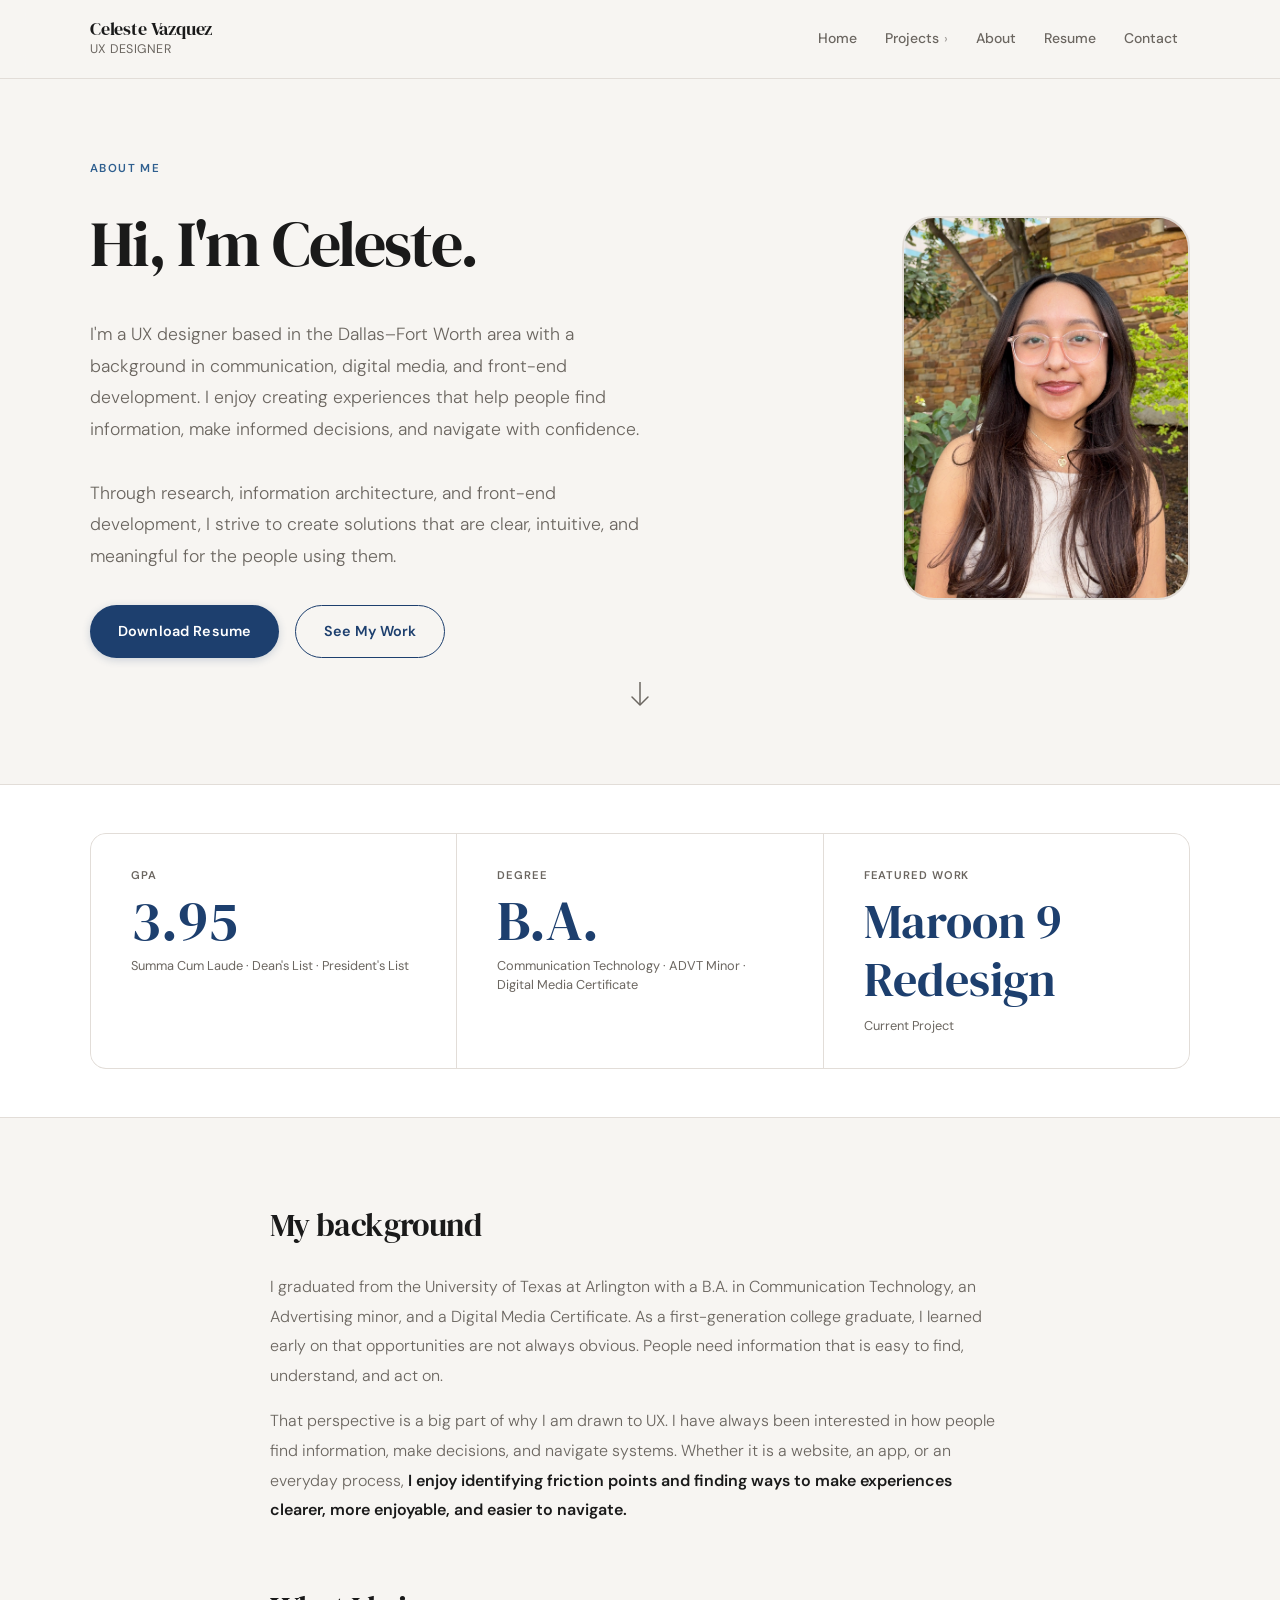
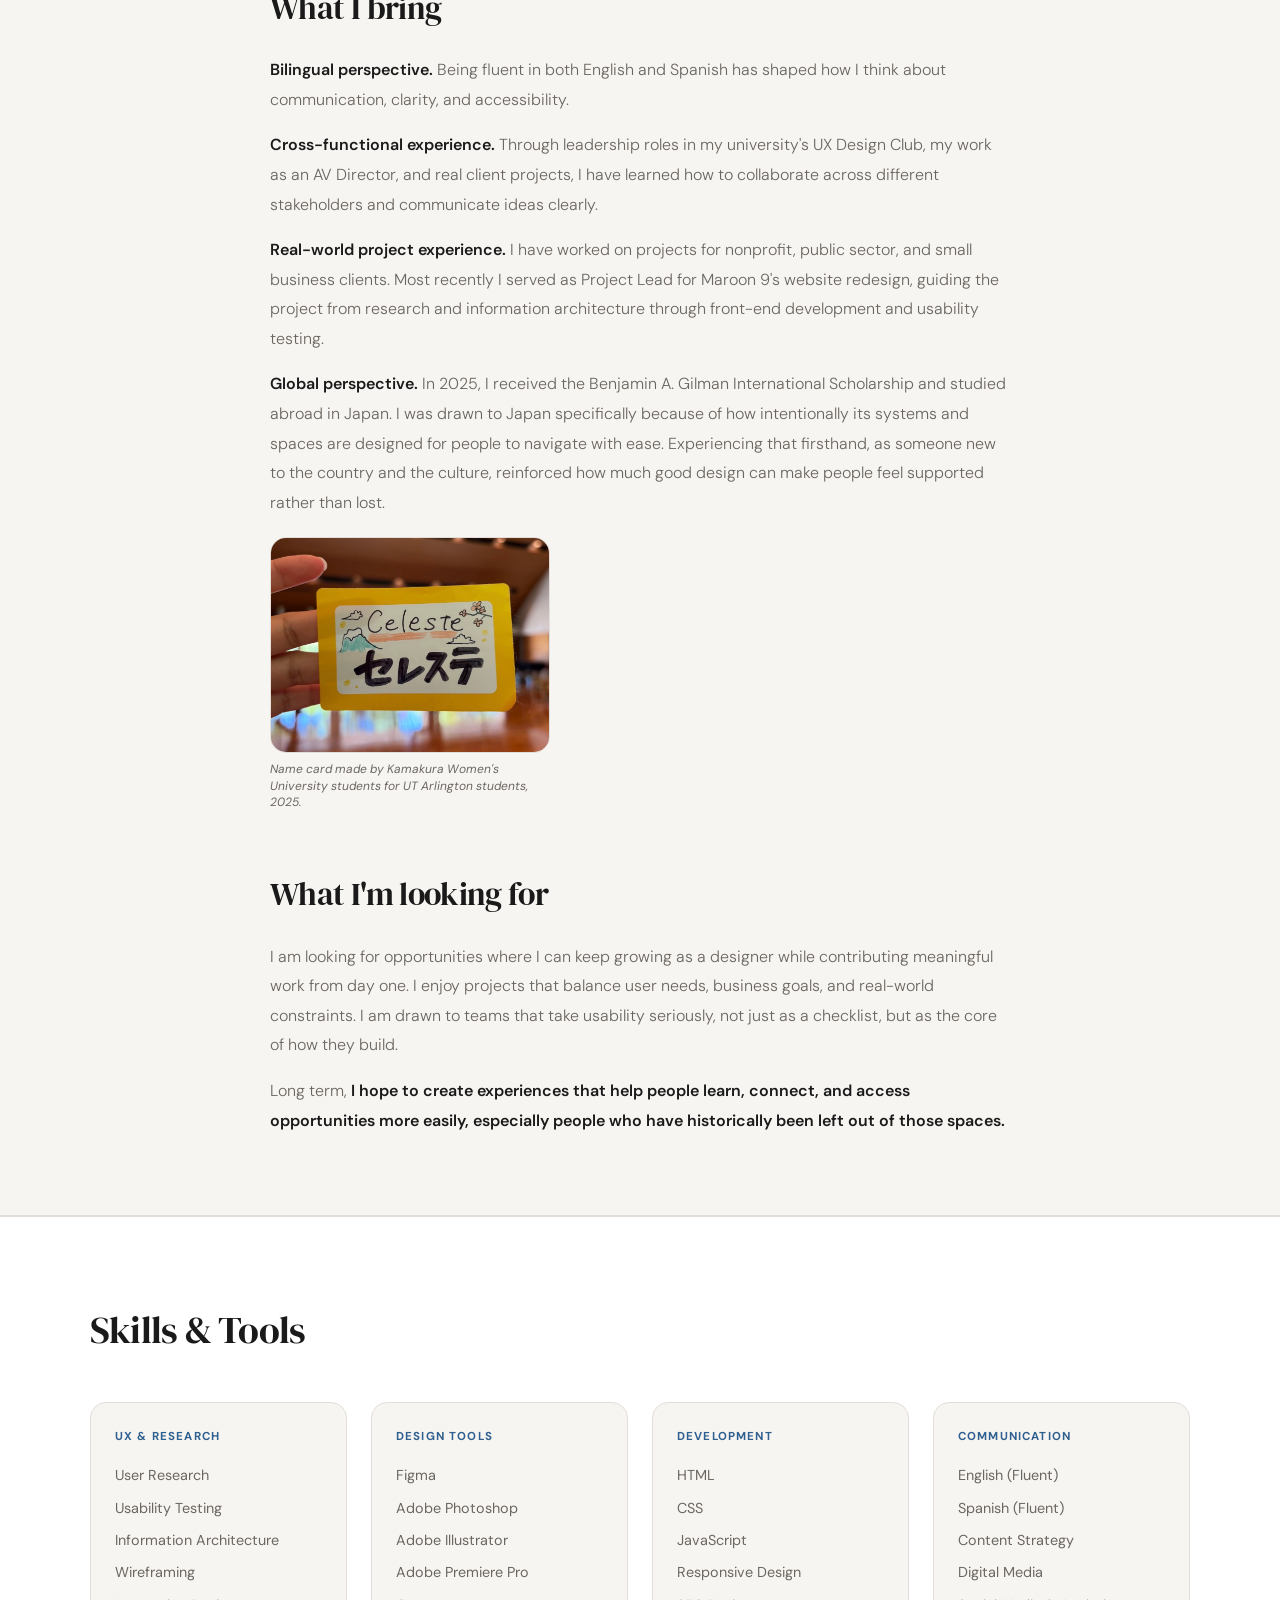
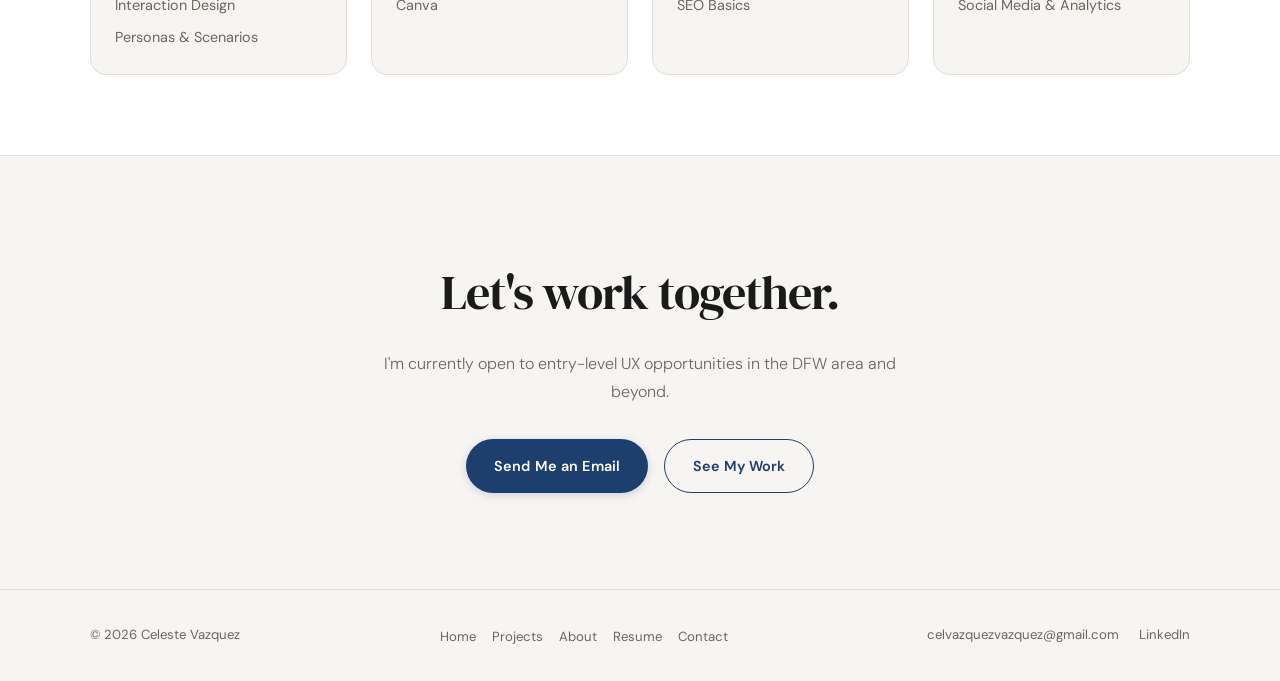
<file: about.html>
<!DOCTYPE html>
<html lang="en">
<head>
    <meta charset="UTF-8">
    <meta name="viewport" content="width=device-width, initial-scale=1.0">
    <title>About | Celeste Vazquez</title>
    <link rel="stylesheet" href="style.css">
</head>
<body>

<header>
    <nav class="container">
        <a href="index.html" class="logo">
            <h1>Celeste Vazquez</h1>
            <p>UX Designer</p>
        </a>
        <ul class="nav-links">
            <li><a href="index.html">Home</a></li>
            <li class="dropdown">
                <a href="index.html#projects">Projects <span class="arrow">›</span></a>
                <ul class="dropdown-menu">
                    <li><a href="maroon9.html">Maroon 9 Website Redesign</a></li>
                    <li><a href="beanstack.html">Beanstack Training Video</a></li>
                    <li><a href="conchas.html">Cowboy Conchas Website</a></li>
                </ul>
            </li>
            <li><a href="about.html">About</a></li>
            <li><a href="assets/Celeste_Vazquez_Resume_26.pdf" target="_blank">Resume</a></li>
            <li><a href="index.html#contact">Contact</a></li>
        </ul>
        <button class="hamburger" id="hamburger" aria-label="Open menu" aria-expanded="false">
            <span></span><span></span><span></span>
        </button>
    </nav>
</header>

<div class="mobile-nav" id="mobile-nav">
    <ul class="mobile-nav__links">
        <li><a href="index.html">Home</a></li>
        <li class="mobile-nav__has-sub">
            <div class="mobile-nav__row">
                <a href="index.html#projects">Projects</a>
                <button class="mobile-nav__toggle" id="projects-toggle" aria-expanded="false" aria-label="Toggle projects">
                    <svg width="18" height="18" viewBox="0 0 18 18" fill="none" xmlns="http://www.w3.org/2000/svg"><polyline points="4,6 9,12 14,6" fill="none" stroke="currentColor" stroke-width="1.5" stroke-linecap="round" stroke-linejoin="round"/></svg>
                </button>
            </div>
            <ul class="mobile-nav__submenu" id="projects-submenu" hidden>
                <li><a href="maroon9.html">Maroon 9 Website Redesign</a></li>
                <li><a href="beanstack.html">Beanstack Training Video</a></li>
                <li><a href="conchas.html">Cowboy Conchas Website</a></li>
            </ul>
        </li>
        <li><a href="about.html">About</a></li>
        <li><a href="assets/Celeste_Vazquez_Resume_26.pdf" target="_blank">Resume</a></li>
        <li><a href="index.html#contact">Contact</a></li>
    </ul>
</div>

<script>
(function() {
    var hamburger = document.getElementById('hamburger');
    var mobileNav = document.getElementById('mobile-nav');
    var header = document.querySelector('header');
    var projectsToggle = document.getElementById('projects-toggle');
    var projectsSubmenu = document.getElementById('projects-submenu');
    function openNav() {
        mobileNav.style.top = header.offsetHeight + 'px';
        mobileNav.classList.add('is-open');
        hamburger.classList.add('is-open');
        hamburger.setAttribute('aria-expanded', 'true');
        document.body.classList.add('nav-open');
    }
    function closeNav() {
        mobileNav.classList.remove('is-open');
        hamburger.classList.remove('is-open');
        hamburger.setAttribute('aria-expanded', 'false');
        document.body.classList.remove('nav-open');
    }
    hamburger.addEventListener('click', function() {
        mobileNav.classList.contains('is-open') ? closeNav() : openNav();
    });
    if (projectsToggle && projectsSubmenu) {
        projectsToggle.addEventListener('click', function() {
            var isExpanded = projectsToggle.getAttribute('aria-expanded') === 'true';
            projectsToggle.setAttribute('aria-expanded', String(!isExpanded));
            projectsSubmenu.hidden = isExpanded;
            projectsToggle.classList.toggle('is-open', !isExpanded);
        });
    }
    mobileNav.querySelectorAll('a').forEach(function(link) {
        link.addEventListener('click', closeNav);
    });
})();
</script>

<main>

    <!-- ═══════════════════════════════════════
         ABOUT HERO
    ═══════════════════════════════════════ -->
    <section class="about-hero">
        <div class="container about-hero__content">

            <div class="about-hero__text">
                <p class="eyebrow-label">About Me</p>
                <h1>Hi, I'm Celeste.</h1>
                <p class="about-hero__intro">
                   I'm a UX designer based in the Dallas–Fort Worth area with a background in communication, digital media, and front-end development. I enjoy creating experiences that help people find information, make informed decisions, and navigate with confidence.
                </p>

                <p class="about-hero__intro">Through research, information architecture, and front-end development, I strive to create solutions that are clear, intuitive, and meaningful for the people using them.</p>

                <div class="about-hero__ctas">
                    <a href="assets/Celeste_Vazquez_Resume_26.pdf" target="_blank" class="button">Download Resume</a>
                    <a href="index.html#projects" class="button-ghost">See My Work</a>
                </div>
            </div>

            <div class="about-hero__photo">
                <img src="assets/Celeste Outside Headshot.jpg" alt="Celeste Vazquez, UX Designer">
            </div>

        </div>

        <div class="scroll-hint">
            <button class="scroll-hint__arrow" onclick="smoothScrollTo('about-stats', 900)" aria-label="Scroll down">
                <svg width="24" height="30" viewBox="0 0 24 30" fill="none" xmlns="http://www.w3.org/2000/svg">
                    <line x1="12" y1="0" x2="12" y2="22" stroke="currentColor" stroke-width="1.5" stroke-linecap="round"/>
                    <polyline points="4,15 12,23 20,15" fill="none" stroke="currentColor" stroke-width="1.5" stroke-linecap="round" stroke-linejoin="round"/>
                </svg>
            </button>
        </div>

        <script>
        function smoothScrollTo(id, duration) {
            const target = document.getElementById(id);
            const start = window.scrollY;
            const end = target.getBoundingClientRect().top + start;
            const startTime = performance.now();
            function step(now) {
                const elapsed = now - startTime;
                const progress = Math.min(elapsed / duration, 1);
                const ease = progress < 0.5 ? 2 * progress * progress : -1 + (4 - 2 * progress) * progress;
                window.scrollTo(0, start + (end - start) * ease);
                if (progress < 1) requestAnimationFrame(step);
            }
            requestAnimationFrame(step);
        }
        </script>

    </section>

    <!-- ═══════════════════════════════════════
         STATS
    ═══════════════════════════════════════ -->
    <section class="about-stats" id="about-stats">
        <div class="container about-stats__grid">
            <div class="stat-card stat-card--large">
                <span class="stat-card__eyebrow">GPA</span>
                <span class="stat-card__number">3.95</span>
                <span class="stat-card__sub">Summa Cum Laude · Dean's List · President's List</span>
            </div>
            <div class="stat-card stat-card--large">
                <span class="stat-card__eyebrow">Degree</span>
                <span class="stat-card__number">B.A.</span>
                <span class="stat-card__sub">Communication Technology · ADVT Minor · Digital Media Certificate</span>
            </div>
            <div class="stat-card stat-card--large stat-card--text">
                <span class="stat-card__eyebrow">Featured Work</span>
                <span class="stat-card__number">Maroon 9 Redesign</span>
                <span class="stat-card__sub">Current Project</span>
            </div>
        </div>
    </section>

    <!-- ═══════════════════════════════════════
         MY STORY
    ═══════════════════════════════════════ -->
    <section class="about-story">
        <div class="container about-story__content">

            <div class="about-story__block">
                <h2>My background</h2>
                <p>
                    I graduated from the University of Texas at Arlington with a B.A. in
                    Communication Technology, an Advertising minor, and a Digital Media
                    Certificate. As a first-generation college graduate, I learned early
                    on that opportunities are not always obvious. People need information
                    that is easy to find, understand, and act on.
                </p>
                <p>
                    That perspective is a big part of why I am drawn to UX. I have always
                    been interested in how people find information, make decisions, and
                    navigate systems. Whether it is a website, an app, or an everyday
                    process, <strong>I enjoy identifying friction points and finding ways
                    to make experiences clearer, more enjoyable, and easier to navigate.</strong>
                </p>
            </div>

            <div class="about-story__block">
                <h2>What I bring</h2>
                <p><strong>Bilingual perspective.</strong> Being fluent in both English and Spanish has shaped how I think about communication, clarity, and accessibility.</p>
                <p><strong>Cross-functional experience.</strong> Through leadership roles in my university's UX Design Club, my work as an AV Director, and real client projects, I have learned how to collaborate across different stakeholders and communicate ideas clearly.</p>
                <p><strong>Real-world project experience.</strong> I have worked on projects for nonprofit, public sector, and small business clients. Most recently I served as Project Lead for Maroon 9's website redesign, guiding the project from research and information architecture through front-end development and usability testing.</p>
                <p><strong>Global perspective.</strong> In 2025, I received the Benjamin A. Gilman International Scholarship and studied abroad in Japan. I was drawn to Japan specifically because of how intentionally its systems and spaces are designed for people to navigate with ease. Experiencing that firsthand, as someone new to the country and the culture, reinforced how much good design can make people feel supported rather than lost.</p>
                <figure class="about-inline-photo">
                    <img src="assets/japan-namecard.jpg" alt="Handmade name card with Celeste written in Japanese katakana, decorated with Mount Fuji and cherry blossoms">
                    <figcaption>Name card made by Kamakura Women's University students for UT Arlington students, 2025.</figcaption>
                </figure>
            </div>

            <div class="about-story__block">
                <h2>What I'm looking for</h2>
                <p>
                    I am looking for opportunities where I can keep growing as a designer
                    while contributing meaningful work from day one. I enjoy projects that
                    balance user needs, business goals, and real-world constraints. I am
                    drawn to teams that take usability seriously, not just as a checklist,
                    but as the core of how they build.
                </p>
                <p>
                    Long term, <strong>I hope to create experiences that help people learn,
                    connect, and access opportunities more easily, especially people who
                    have historically been left out of those spaces.</strong>
                </p>
            </div>

        </div>
    </section>

    <!-- ═══════════════════════════════════════
         SKILLS
    ═══════════════════════════════════════ -->
    <section class="about-skills">
        <div class="container">
            <h2>Skills & Tools</h2>
            <div class="skills-grid">
                <div class="skills-group">
                    <h3>UX & Research</h3>
                    <ul>
                        <li>User Research</li>
                        <li>Usability Testing</li>
                        <li>Information Architecture</li>
                        <li>Wireframing</li>
                        <li>Interaction Design</li>
                        <li>Personas & Scenarios</li>
                    </ul>
                </div>
                <div class="skills-group">
                    <h3>Design Tools</h3>
                    <ul>
                        <li>Figma</li>
                        <li>Adobe Photoshop</li>
                        <li>Adobe Illustrator</li>
                        <li>Adobe Premiere Pro</li>
                        <li>Canva</li>
                    </ul>
                </div>
                <div class="skills-group">
                    <h3>Development</h3>
                    <ul>
                        <li>HTML</li>
                        <li>CSS</li>
                        <li>JavaScript</li>
                        <li>Responsive Design</li>
                        <li>SEO Basics</li>
                    </ul>
                </div>
                <div class="skills-group">
                    <h3>Communication</h3>
                    <ul>
                        <li>English (Fluent)</li>
                        <li>Spanish (Fluent)</li>
                        <li>Content Strategy</li>
                        <li>Digital Media</li>
                        <li>Social Media & Analytics</li>
                    </ul>
                </div>
            </div>
        </div>
    </section>

    <!-- ═══════════════════════════════════════
         TESTIMONIALS (commented out until real quotes are ready)
    ═══════════════════════════════════════ -->
    <!--
    <section class="about-testimonials">
        <div class="container">
            <h2>What others say</h2>
            <div class="testimonials-grid">

                <div class="testimonial-card">
                    <p class="testimonial-card__quote">
                        "Add a testimonial from your professor, supervisor, or pastor here.
                        Ask them to speak specifically about your work ethic, attention to
                        detail, or leadership — one specific example is worth more than
                        general praise."
                    </p>
                    <div class="testimonial-card__author">
                        <div class="testimonial-card__avatar"></div>
                        <div>
                            <strong>Name Here</strong>
                            <span>Title, Organization · Year</span>
                        </div>
                    </div>
                </div>

                <div class="testimonial-card">
                    <p class="testimonial-card__quote">
                        "Second testimonial placeholder. A quote from your church manager,
                        a Maroon 9 teammate, or a professor who can speak to a specific
                        project or quality of your work."
                    </p>
                    <div class="testimonial-card__author">
                        <div class="testimonial-card__avatar"></div>
                        <div>
                            <strong>Name Here</strong>
                            <span>Title, Organization · Year</span>
                        </div>
                    </div>
                </div>

            </div>
        </div>
    </section>
    -->

    <!-- ═══════════════════════════════════════
         CTA
    ═══════════════════════════════════════ -->
    <section class="about-cta">
        <div class="container about-cta__content">
            <h2>Let's work together.</h2>
            <p>I'm currently open to entry-level UX opportunities in the DFW area and beyond.</p>
            <div class="about-cta__buttons">
                <a href="mailto:celvazquezvazquez@gmail.com" class="button">Send Me an Email</a>
                <a href="index.html#projects" class="button-ghost">See My Work</a>
            </div>
        </div>
    </section>

</main>

<footer>
    <div class="container footer-content">
        <p>© 2026 Celeste Vazquez</p>
        <ul>
            <li><a href="index.html">Home</a></li>
            <li><a href="index.html#projects">Projects</a></li>
            <li><a href="about.html">About</a></li>
            <li><a href="assets/Celeste_Vazquez_Resume_26.pdf" target="_blank">Resume</a></li>
            <li><a href="index.html#contact">Contact</a></li>
        </ul>
        <div class="footer-contact">
            <a href="mailto:celvazquezvazquez@gmail.com">celvazquezvazquez@gmail.com</a>
            <a href="https://linkedin.com/in/celeste-vazquez" target="_blank">LinkedIn</a>
        </div>
    </div>
</footer>

</body>
</html>
</file>
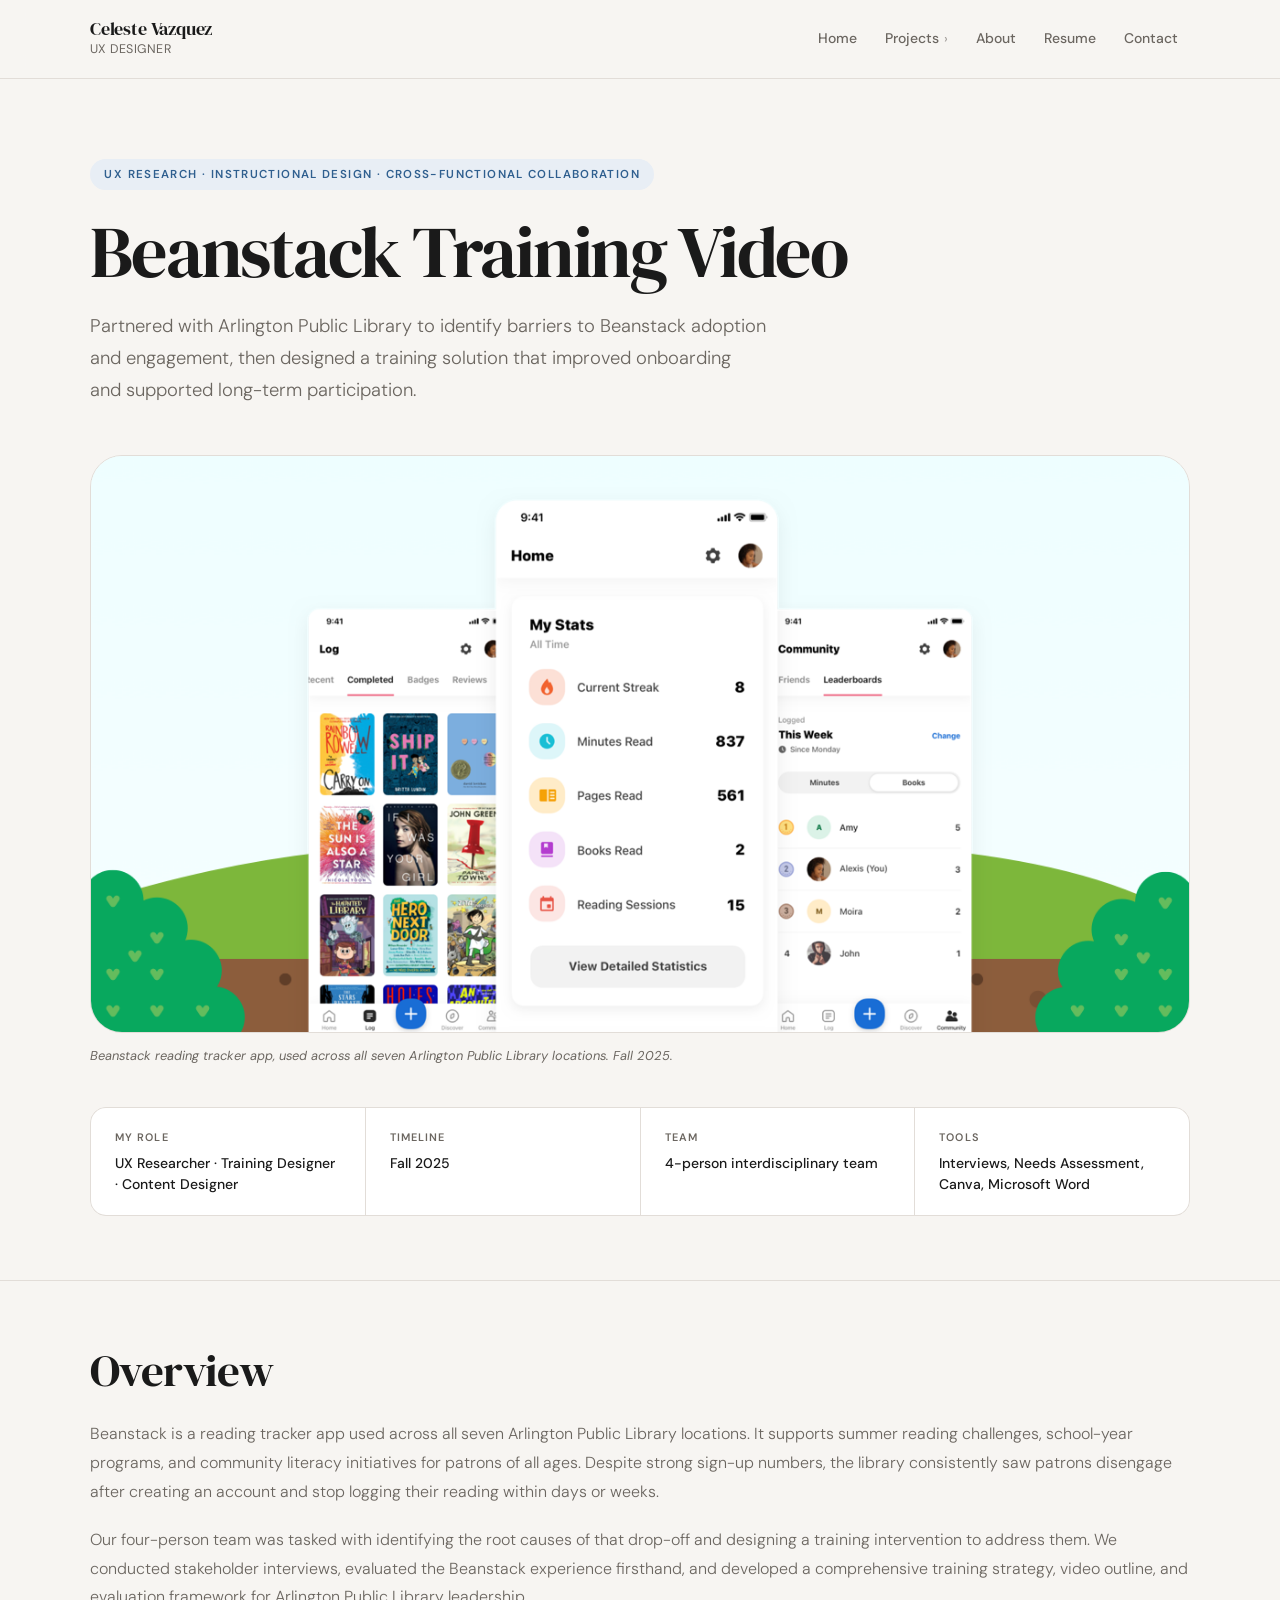
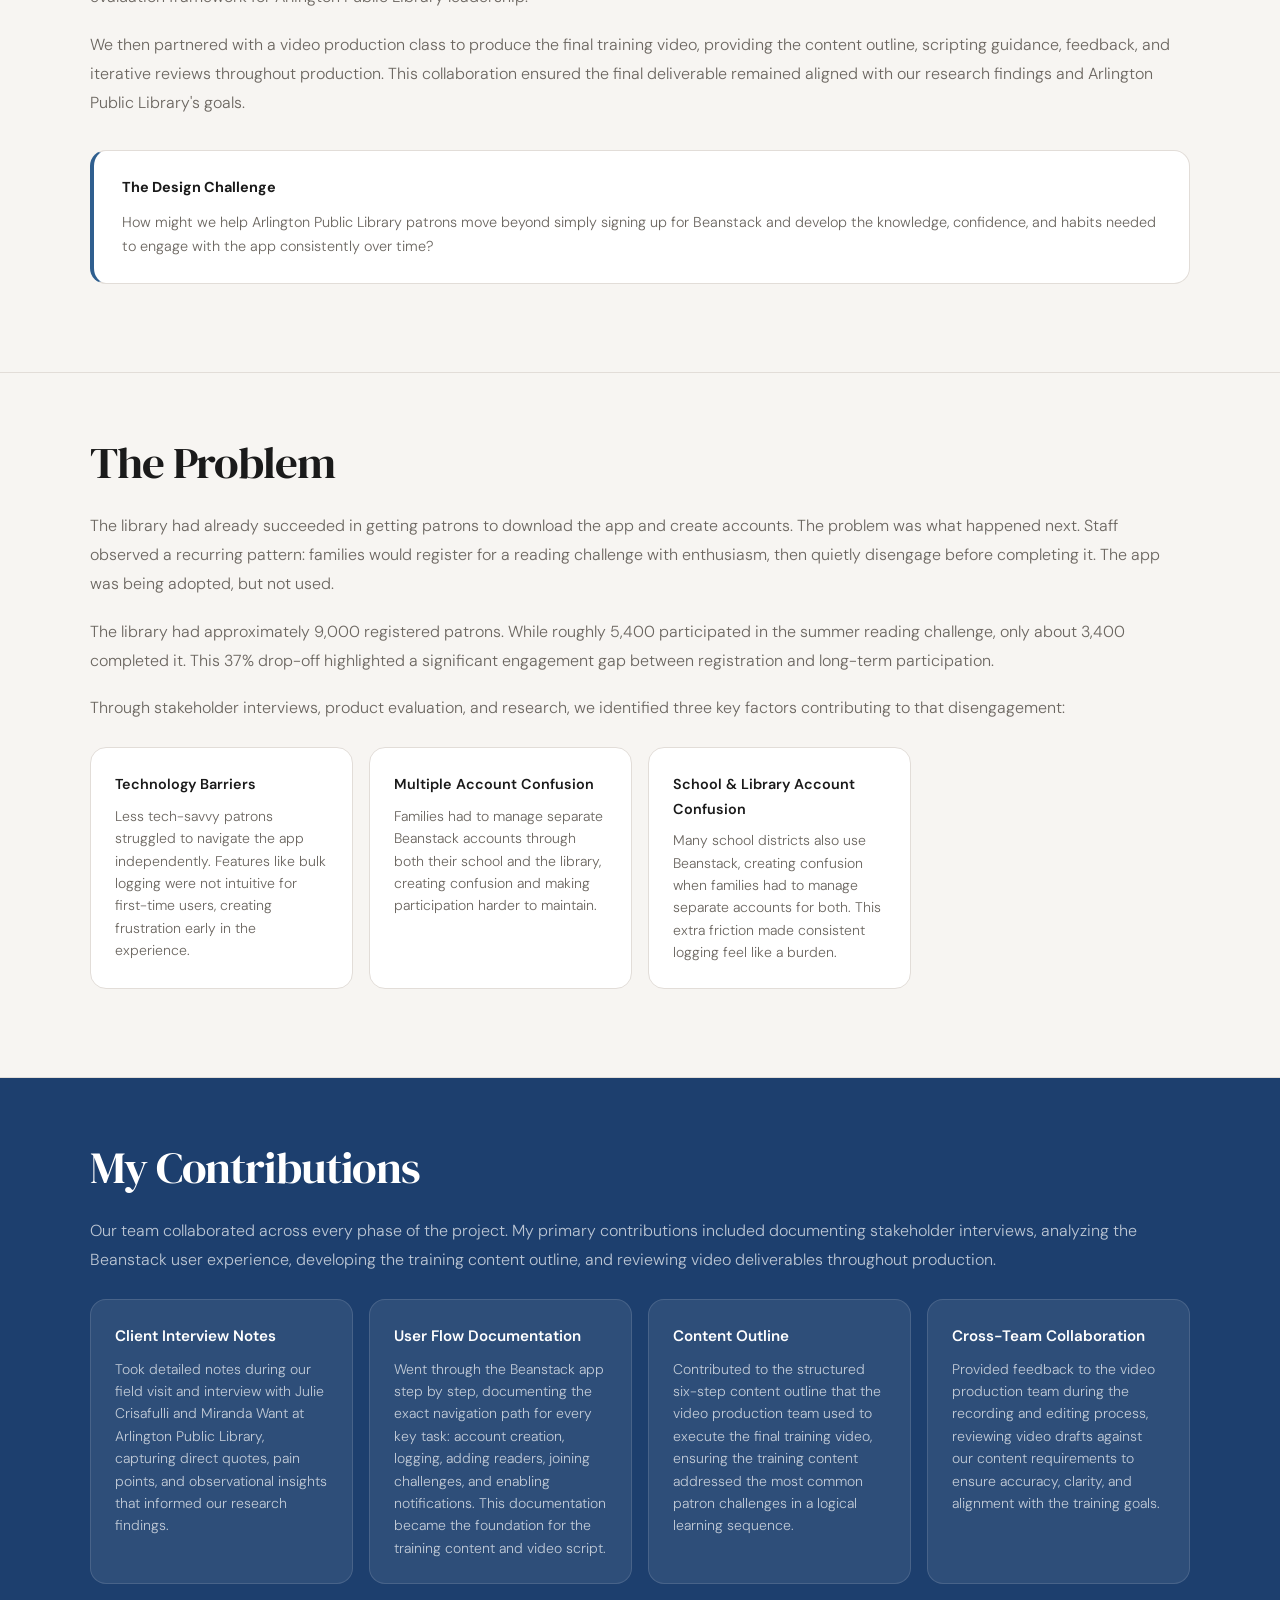
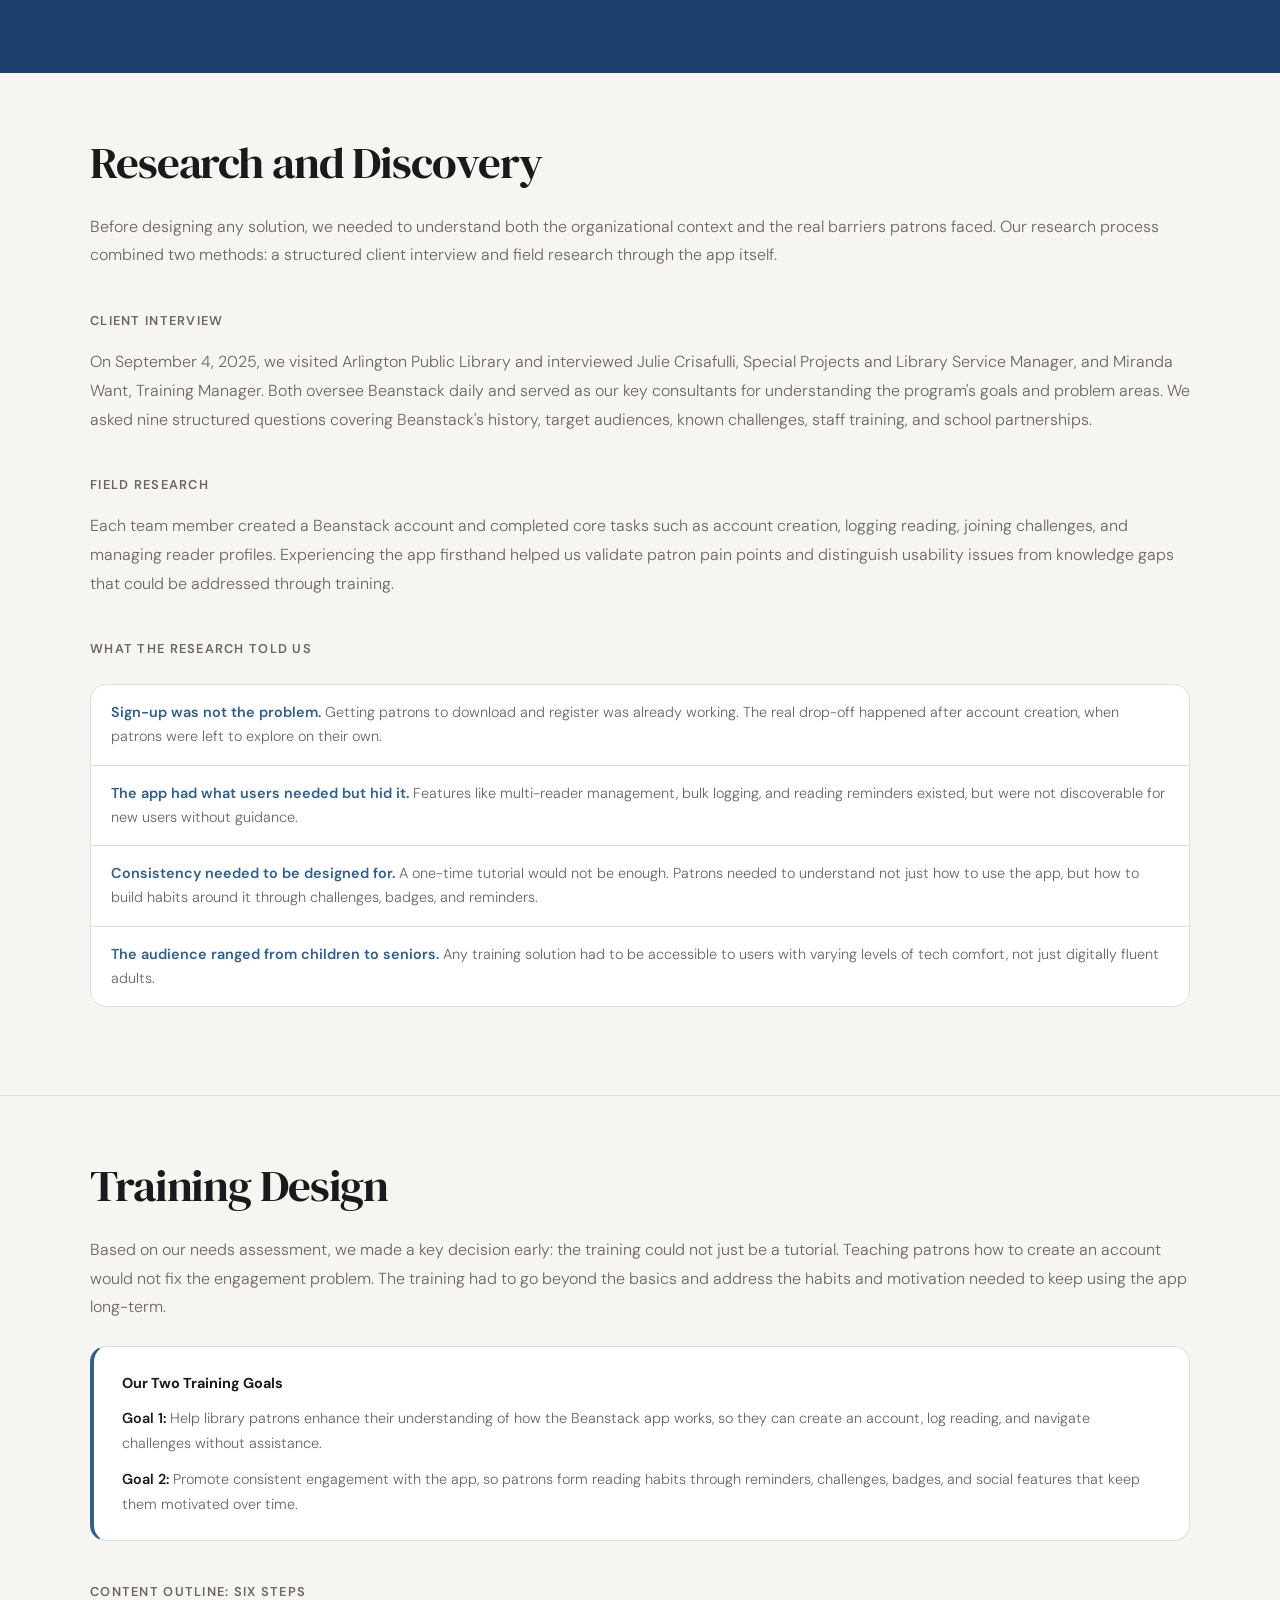
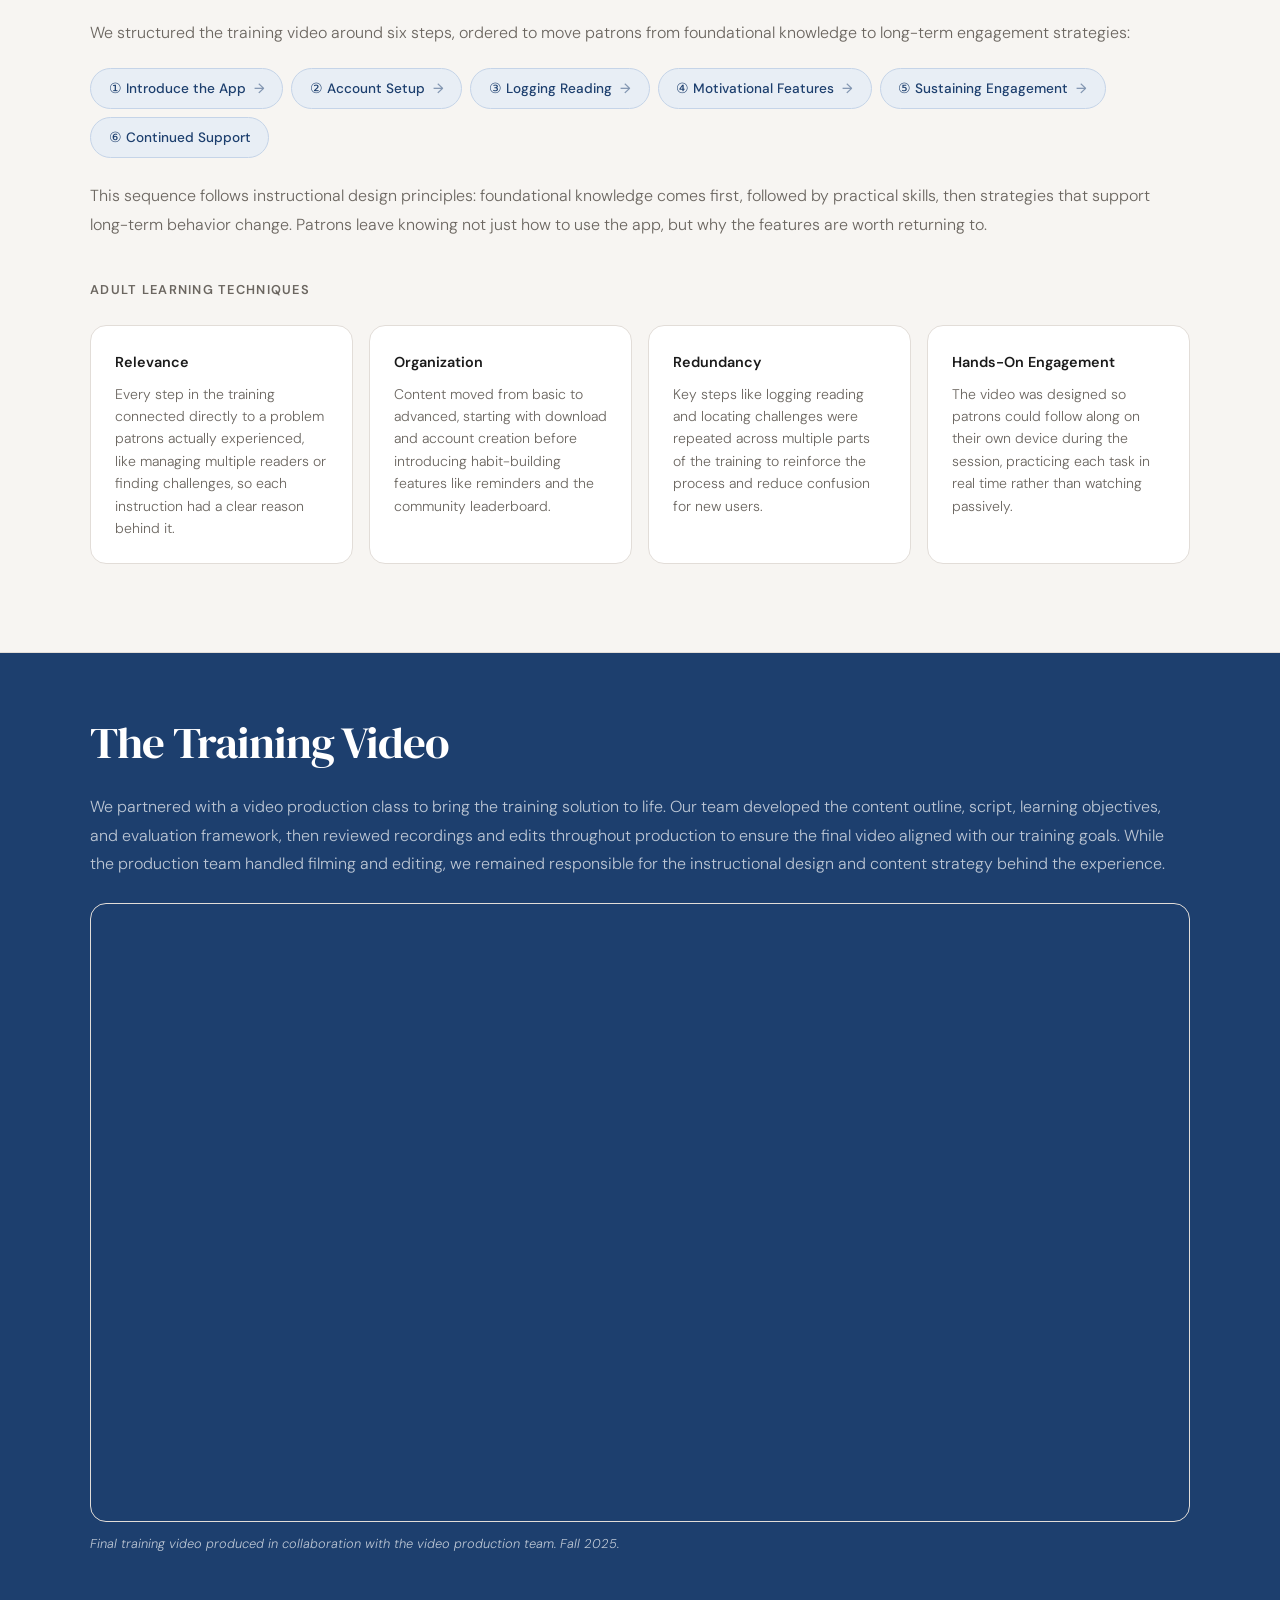
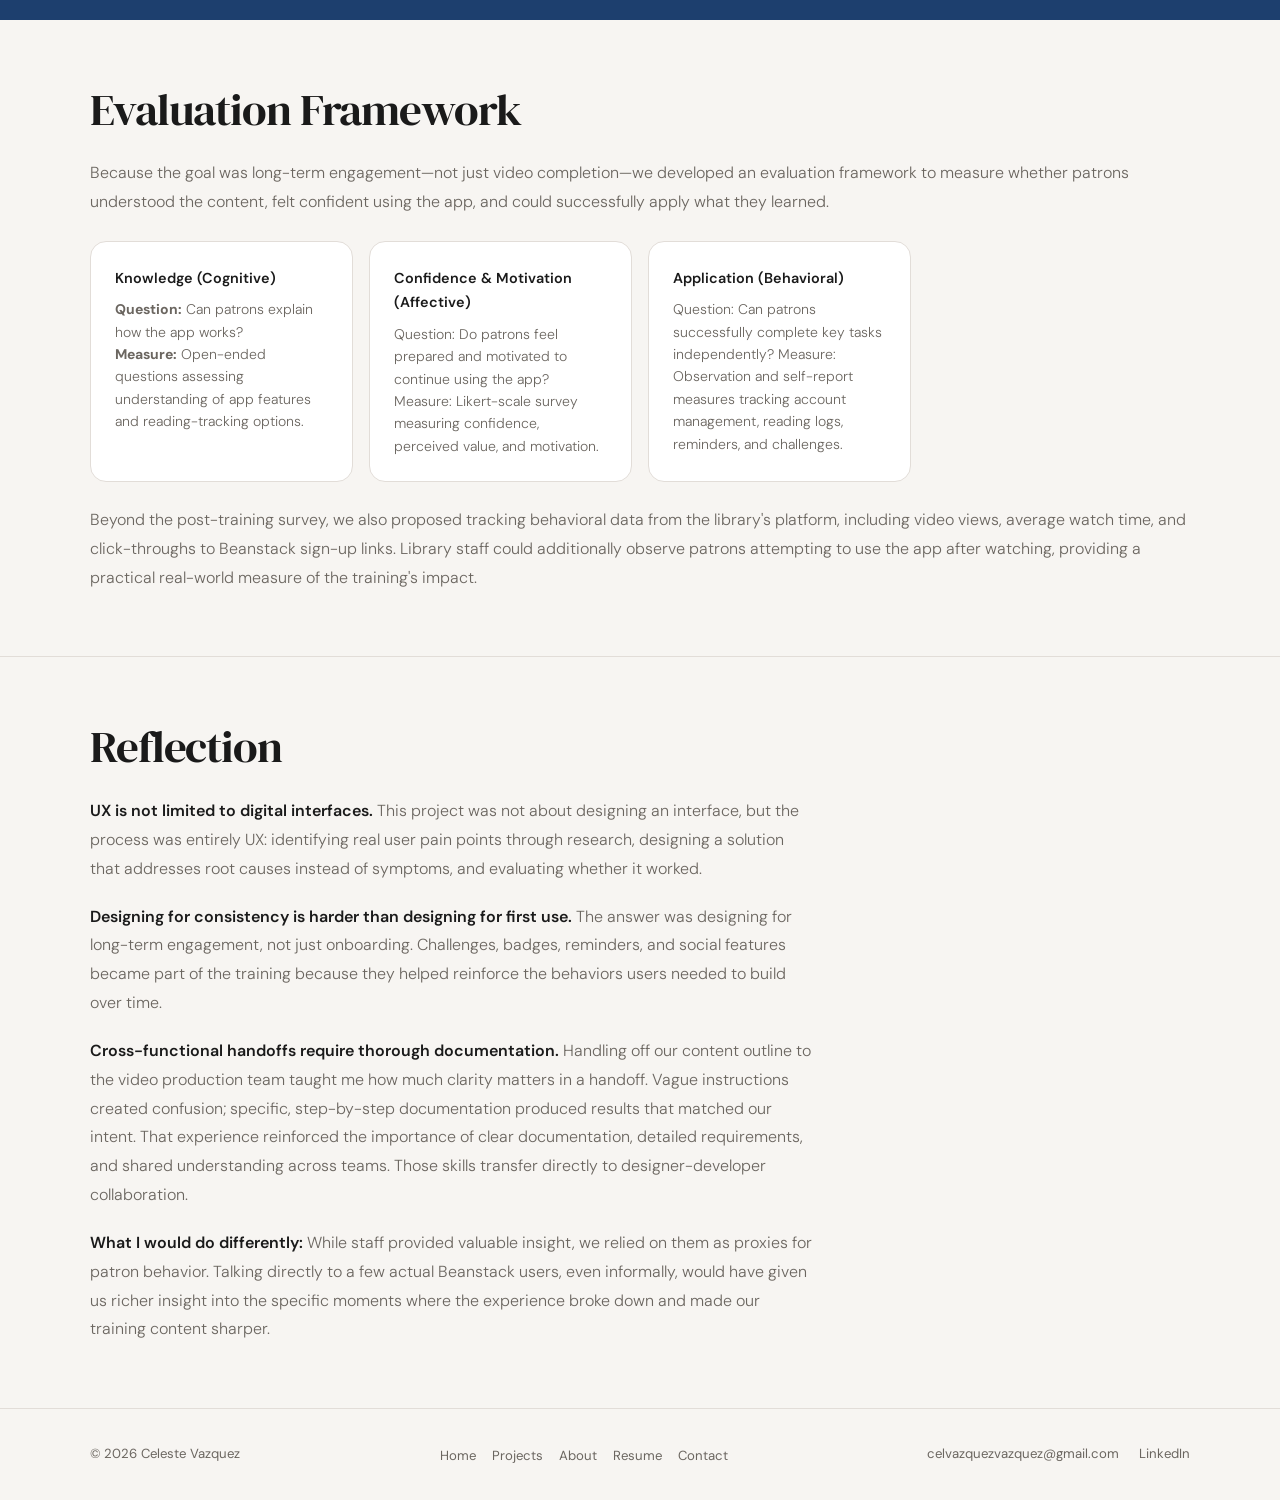
<file: beanstack.html>
<!DOCTYPE html>
<html lang="en">
<head>
    <meta charset="UTF-8">
    <meta name="viewport" content="width=device-width, initial-scale=1.0">
    <title>Beanstack Training Video | Celeste Vazquez</title>
    <link rel="stylesheet" href="style.css">
</head>
<body>

<header>
    <nav class="container">
        <a href="index.html" class="logo">
            <h1>Celeste Vazquez</h1>
            <p>UX Designer</p>
        </a>
        <ul class="nav-links">
            <li><a href="index.html">Home</a></li>
            <li class="dropdown">
                <a href="index.html#projects">Projects <span class="arrow">›</span></a>
                <ul class="dropdown-menu">
                    <li><a href="maroon9.html">Maroon 9 Website Redesign</a></li>
                    <li><a href="beanstack.html">Beanstack Training Video</a></li>
                    <li><a href="conchas.html">Cowboy Conchas Website</a></li>
                </ul>
            </li>
            <li><a href="about.html">About</a></li>
            <li><a href="assets/celeste-vazquez-resume.pdf" target="_blank">Resume</a></li>
            <li><a href="index.html#contact">Contact</a></li>
        </ul>
        <button class="hamburger" id="hamburger" aria-label="Open menu" aria-expanded="false">
            <span></span><span></span><span></span>
        </button>
    </nav>
</header>

<div class="mobile-nav" id="mobile-nav">
    <ul class="mobile-nav__links">
        <li><a href="index.html">Home</a></li>
        <li class="mobile-nav__has-sub">
            <div class="mobile-nav__row">
                <a href="index.html#projects">Projects</a>
                <button class="mobile-nav__toggle" id="projects-toggle" aria-expanded="false" aria-label="Toggle projects">
                    <svg width="18" height="18" viewBox="0 0 18 18" fill="none" xmlns="http://www.w3.org/2000/svg"><polyline points="4,6 9,12 14,6" fill="none" stroke="currentColor" stroke-width="1.5" stroke-linecap="round" stroke-linejoin="round"/></svg>
                </button>
            </div>
            <ul class="mobile-nav__submenu" id="projects-submenu" hidden>
                <li><a href="maroon9.html">Maroon 9 Website Redesign</a></li>
                <li><a href="beanstack.html">Beanstack Training Video</a></li>
                <li><a href="conchas.html">Cowboy Conchas Website</a></li>
            </ul>
        </li>
        <li><a href="about.html">About</a></li>
        <li><a href="assets/celeste-vazquez-resume.pdf" target="_blank">Resume</a></li>
        <li><a href="index.html#contact">Contact</a></li>
    </ul>
</div>

<script>
(function() {
    var hamburger = document.getElementById('hamburger');
    var mobileNav = document.getElementById('mobile-nav');
    var header = document.querySelector('header');
    var projectsToggle = document.getElementById('projects-toggle');
    var projectsSubmenu = document.getElementById('projects-submenu');
    function openNav() {
        mobileNav.style.top = header.offsetHeight + 'px';
        mobileNav.classList.add('is-open');
        hamburger.classList.add('is-open');
        hamburger.setAttribute('aria-expanded', 'true');
        document.body.classList.add('nav-open');
    }
    function closeNav() {
        mobileNav.classList.remove('is-open');
        hamburger.classList.remove('is-open');
        hamburger.setAttribute('aria-expanded', 'false');
        document.body.classList.remove('nav-open');
    }
    hamburger.addEventListener('click', function() {
        mobileNav.classList.contains('is-open') ? closeNav() : openNav();
    });
    if (projectsToggle && projectsSubmenu) {
        projectsToggle.addEventListener('click', function() {
            var isExpanded = projectsToggle.getAttribute('aria-expanded') === 'true';
            projectsToggle.setAttribute('aria-expanded', String(!isExpanded));
            projectsSubmenu.hidden = isExpanded;
            projectsToggle.classList.toggle('is-open', !isExpanded);
        });
    }
    mobileNav.querySelectorAll('a').forEach(function(link) {
        link.addEventListener('click', closeNav);
    });
})();
</script>

<main>

    <!-- ═══════════════════════════════════════════════
         HERO
    ═══════════════════════════════════════════════ -->
    <section class="case-hero">
        <div class="container case-container">

            <p class="eyebrow">UX Research · Instructional Design · Cross-Functional Collaboration</p>
            <h1>Beanstack Training Video</h1>
            <p class="case-intro">
               Partnered with Arlington Public Library to identify barriers to Beanstack adoption and engagement, then designed a training solution that improved onboarding and supported long-term participation.
            </p>

            <img class="case-hero-img" src="assets/beanstack-hero.png" alt="Beanstack app interface showing the reading tracker home screen">
            <p class="image-caption">Beanstack reading tracker app, used across all seven Arlington Public Library locations. Fall 2025.</p>

            <div class="project-meta">
                <div>
                    <h3>My Role</h3>
                    <p>UX Researcher · Training Designer · Content Designer</p>
                </div>
                <div>
                    <h3>Timeline</h3>
                    <p>Fall 2025</p>
                </div>
                <div>
                    <h3>Team</h3>
                    <p>4-person interdisciplinary team</p>
                </div>
                <div>
                    <h3>Tools</h3>
                    <p>Interviews, Needs Assessment, Canva, Microsoft Word</p>
                </div>
            </div>

        </div>
    </section>

    <!-- ═══════════════════════════════════════════════
         OVERVIEW
    ═══════════════════════════════════════════════ -->
    <section class="case-section">
        <div class="container case-container">
            <h2>Overview</h2>
            <p>
                Beanstack is a reading tracker app used across all seven Arlington Public Library locations.
                It supports summer reading challenges, school-year programs, and community literacy initiatives
                for patrons of all ages. Despite strong sign-up numbers, the library consistently saw patrons
                disengage after creating an account and stop logging their reading within days or weeks.
            </p>
            <p>
                Our four-person team was tasked with identifying the root causes of that drop-off and designing a training intervention to address them. We conducted stakeholder interviews, evaluated the Beanstack experience firsthand, and developed a comprehensive training strategy, video outline, and evaluation framework for Arlington Public Library leadership.
            </p>
            <p>
We then partnered with a video production class to produce the final training video, providing the content outline, scripting guidance, feedback, and iterative reviews throughout production. This collaboration ensured the final deliverable remained aligned with our research findings and Arlington Public Library's goals.            </p>

            <div class="callout" style="margin-top:2rem;">
                <h3>The Design Challenge</h3>
                <p>How might we help Arlington Public Library patrons move beyond simply signing up for Beanstack
                and develop the knowledge, confidence, and habits needed to engage with the app consistently
                over time?</p>
            </div>
        </div>
    </section>

    <!-- ═══════════════════════════════════════════════
         THE PROBLEM
    ═══════════════════════════════════════════════ -->
    <section class="case-section">
        <div class="container case-container">
            <h2>The Problem</h2>

            <p>
                The library had already succeeded in getting patrons to download the app and create accounts.
                The problem was what happened next. Staff observed a recurring pattern: families would register
                for a reading challenge with enthusiasm, then quietly disengage before completing it. The app
                was being adopted, but not used.
            </p>

            <p>The library had approximately 9,000 registered patrons. While roughly 5,400 participated in the summer reading challenge, only about 3,400 completed it. This 37% drop-off highlighted a significant engagement gap between registration and long-term participation.</p>

            <p>
               Through stakeholder interviews, product evaluation, and research, we identified three key factors contributing to that disengagement:
            </p>

            <div class="problem-grid">
                <div class="info-card">
                    <h3>Technology Barriers</h3>
                    <p>Less tech-savvy patrons struggled to navigate the app independently. Features like bulk logging were not intuitive for first-time users, creating frustration early in the experience.</p>
                </div>
                <div class="info-card">
                    <h3>Multiple Account Confusion</h3>
                    <p>Families had to manage separate Beanstack accounts through both their school and the library, creating confusion and making participation harder to maintain.</p>
                </div>
                <div class="info-card">
                    <h3>School & Library Account Confusion</h3>
                    <p>Many school districts also use Beanstack, creating confusion when families had to manage separate accounts for both. This extra friction made consistent logging feel like a burden.</p>
                </div>
            </div>
        </div>
    </section>

    <!-- ═══════════════════════════════════════════════
         MY CONTRIBUTIONS
    ═══════════════════════════════════════════════ -->
    <section class="case-section highlight-section">
        <div class="container case-container">
            <h2>My Contributions</h2>
            <p>
                Our team collaborated across every phase of the project. My primary contributions included documenting stakeholder interviews, analyzing the Beanstack user experience, developing the training content outline, and reviewing video deliverables throughout production.
            </p>
            <div class="card-grid">
                <div class="info-card">
                    <h3>Client Interview Notes</h3>
                    <p>Took detailed notes during our field visit and interview with Julie Crisafulli and Miranda Want at Arlington Public Library, capturing direct quotes, pain points, and observational insights that informed our research findings.</p>
                </div>
                <div class="info-card">
                    <h3>User Flow Documentation</h3>
                    <p>Went through the Beanstack app step by step, documenting the exact navigation path for every key task: account creation, logging, adding readers, joining challenges, and enabling notifications. This documentation became the foundation for the training content and video script.</p>
                </div>
                <div class="info-card">
                    <h3>Content Outline</h3>
                    <p>Contributed to the structured six-step content outline that the video production team used to execute the final training video, ensuring the training content addressed the most common patron challenges in a logical learning sequence.</p>
                </div>
                <div class="info-card">
                    <h3>Cross-Team Collaboration</h3>
                    <p>Provided feedback to the video production team during the recording and editing process, reviewing video drafts against our content requirements to ensure accuracy, clarity, and alignment with the training goals.</p>
                </div>
            </div>
        </div>
    </section>

    <!-- ═══════════════════════════════════════════════
         RESEARCH AND DISCOVERY
    ═══════════════════════════════════════════════ -->
    <section class="case-section">
        <div class="container case-container">
            <h2>Research and Discovery</h2>

            <p>
                Before designing any solution, we needed to understand both the organizational context and the
                real barriers patrons faced. Our research process combined two methods: a structured client
                interview and field research through the app itself.
            </p>

            <h3>Client Interview</h3>
            <p>
                On September 4, 2025, we visited Arlington Public Library and interviewed Julie Crisafulli,
                Special Projects and Library Service Manager, and Miranda Want, Training Manager. Both oversee
                Beanstack daily and served as our key consultants for understanding the program's goals and
                problem areas. We asked nine structured questions covering Beanstack's history, target audiences,
                known challenges, staff training, and school partnerships.
            </p>

            <h3>Field Research</h3>
            <p>
                Each team member created a Beanstack account and completed core tasks such as account creation, logging reading, joining challenges, and managing reader profiles. Experiencing the app firsthand helped us validate patron pain points and distinguish usability issues from knowledge gaps that could be addressed through training.
            </p>

            <h3>What the Research Told Us</h3>

            <div class="insight-list">
                <p><strong>Sign-up was not the problem.</strong> Getting patrons to download and register was already working. The real drop-off happened after account creation, when patrons were left to explore on their own.</p>
                <p><strong>The app had what users needed but hid it.</strong> Features like multi-reader management, bulk logging, and reading reminders existed, but were not discoverable for new users without guidance.</p>
                <p><strong>Consistency needed to be designed for.</strong> A one-time tutorial would not be enough. Patrons needed to understand not just how to use the app, but how to build habits around it through challenges, badges, and reminders.</p>
                <p><strong>The audience ranged from children to seniors.</strong> Any training solution had to be accessible to users with varying levels of tech comfort, not just digitally fluent adults.</p>
            </div>
        </div>
    </section>

    <!-- ═══════════════════════════════════════════════
         TRAINING DESIGN
    ═══════════════════════════════════════════════ -->
    <section class="case-section">
        <div class="container case-container">
            <h2>Training Design</h2>

            <p>
                Based on our needs assessment, we made a key decision early: the training could not just be
                a tutorial. Teaching patrons how to create an account would not fix the engagement problem.
                The training had to go beyond the basics and address the habits and motivation needed to keep
                using the app long-term.
            </p>

            <div class="callout">
                <h3>Our Two Training Goals</h3>
                <p><strong>Goal 1:</strong> Help library patrons enhance their understanding of how the Beanstack app works, so they can create an account, log reading, and navigate challenges without assistance.</p>
                <p style="margin-top:.75rem;"><strong>Goal 2:</strong> Promote consistent engagement with the app, so patrons form reading habits through reminders, challenges, badges, and social features that keep them motivated over time.</p>
            </div>

            <h3>Content Outline: Six Steps</h3>
            <p>
                We structured the training video around six steps, ordered to move patrons from foundational
                knowledge to long-term engagement strategies:
            </p>

            <div class="ia-path">
                <span>① Introduce the App</span>
                <span>② Account Setup</span>
                <span>③ Logging Reading</span>
                <span>④ Motivational Features</span>
                <span>⑤ Sustaining Engagement</span>
                <span>⑥ Continued Support</span>
            </div>

            <p>
                This sequence follows instructional design principles: foundational knowledge comes first,
                followed by practical skills, then strategies that support long-term behavior change. Patrons
                leave knowing not just how to use the app, but why the features are worth returning to.
            </p>

            <h3>Adult Learning Techniques</h3>
            <div class="card-grid">
                <div class="info-card">
                    <h3>Relevance</h3>
                    <p>Every step in the training connected directly to a problem patrons actually experienced, like managing multiple readers or finding challenges, so each instruction had a clear reason behind it.</p>
                </div>
                <div class="info-card">
                    <h3>Organization</h3>
                    <p>Content moved from basic to advanced, starting with download and account creation before introducing habit-building features like reminders and the community leaderboard.</p>
                </div>
                <div class="info-card">
                    <h3>Redundancy</h3>
                    <p>Key steps like logging reading and locating challenges were repeated across multiple parts of the training to reinforce the process and reduce confusion for new users.</p>
                </div>
                <div class="info-card">
                    <h3>Hands-On Engagement</h3>
                    <p>The video was designed so patrons could follow along on their own device during the session, practicing each task in real time rather than watching passively.</p>
                </div>
            </div>
        </div>
    </section>

    <!-- ═══════════════════════════════════════════════
         TRAINING VIDEO
    ═══════════════════════════════════════════════ -->
    <section class="case-section highlight-section">
        <div class="container case-container">
            <h2>The Training Video</h2>

            <p>
               We partnered with a video production class to bring the training solution to life. Our team developed the content outline, script, learning objectives, and evaluation framework, then reviewed recordings and edits throughout production to ensure the final video aligned with our training goals. While the production team handled filming and editing, we remained responsible for the instructional design and content strategy behind the experience.
            </p>

            <div style="margin-top:1.5rem;">
                <iframe width="100%" style="aspect-ratio:16/9; border-radius:16px; border:1px solid var(--border); display:block;" src="https://www.youtube.com/embed/Ewpqy3PMGm0" title="Beanstack Training Video" frameborder="0" allowfullscreen></iframe>
                <p class="image-caption">Final training video produced in collaboration with the video production team. Fall 2025.</p>
            </div>
        </div>
    </section>

    <!-- ═══════════════════════════════════════════════
         EVALUATION
    ═══════════════════════════════════════════════ -->
    <section class="case-section">
        <div class="container case-container">
            <h2>Evaluation Framework</h2>

            <p>
                Because the goal was long-term engagement—not just video completion—we developed an evaluation framework to measure whether patrons understood the content, felt confident using the app, and could successfully apply what they learned.
            </p>

            <div class="problem-grid">
                <div class="info-card">
                    <h3>Knowledge (Cognitive)</h3>
                    <p><b>Question:</b> Can patrons explain how the app works?</p>

<p><b>Measure:</b> Open-ended questions assessing understanding of app features and reading-tracking options.</p>
                </div>
                <div class="info-card">
                    <h3>Confidence & Motivation (Affective)</h3>
                    <p>Question: Do patrons feel prepared and motivated to continue using the app?

Measure: Likert-scale survey measuring confidence, perceived value, and motivation.</p>
                </div>
                <div class="info-card">
                    <h3>Application (Behavioral)</h3>
                    <p>Question: Can patrons successfully complete key tasks independently?

Measure: Observation and self-report measures tracking account management, reading logs, reminders, and challenges.</p>
                </div>
            </div>

            <p style="margin-top:1.5rem;">
                Beyond the post-training survey, we also proposed tracking behavioral data from the library's
                platform, including video views, average watch time, and click-throughs to Beanstack sign-up
                links. Library staff could additionally observe patrons attempting to use the app after
                watching, providing a practical real-world measure of the training's impact.
            </p>
        </div>
    </section>

    <!-- ═══════════════════════════════════════════════
         REFLECTION
    ═══════════════════════════════════════════════ -->
    <section class="case-section">
        <div class="container case-container">
            <h2>Reflection</h2>

            <p>
                <strong>UX is not limited to digital interfaces.</strong> This project was not about designing an interface, but the process was entirely UX: identifying real user pain points through research, designing a solution that addresses root causes instead of symptoms, and evaluating whether it worked.
            </p>

            <p>
                <strong>Designing for consistency is harder than designing for first use.</strong> The answer was designing for long-term engagement, not just onboarding. Challenges, badges, reminders, and social features became part of the training because they helped reinforce the behaviors users needed to build over time.
            </p>

            <p>
                <strong>Cross-functional handoffs require thorough documentation.</strong> Handling off our content outline to the video production team taught me how much clarity matters in a handoff. Vague instructions created confusion; specific, step-by-step documentation produced results that matched our intent. That experience reinforced the importance of clear documentation, detailed requirements, and shared understanding across teams. Those skills transfer directly to designer-developer collaboration.
            </p>

            <p>
                <strong>What I would do differently:</strong> While staff provided valuable insight, we relied on them as proxies for patron behavior. Talking directly to a few actual Beanstack users, even informally, would have given
                us richer insight into the specific moments where the experience broke down and made our
                training content sharper.
            </p>
        </div>
    </section>

</main>

<footer>
    <div class="container footer-content">
        <p>© 2026 Celeste Vazquez</p>
        <ul>
            <li><a href="index.html">Home</a></li>
            <li><a href="index.html#projects">Projects</a></li>
            <li><a href="about.html">About</a></li>
            <li><a href="assets/celeste-vazquez-resume.pdf" target="_blank">Resume</a></li>
            <li><a href="index.html#contact">Contact</a></li>
        </ul>
        <div class="footer-contact">
            <a href="mailto:celvazquezvazquez@gmail.com">celvazquezvazquez@gmail.com</a>
            <a href="https://linkedin.com/in/celeste-vazquez" target="_blank">LinkedIn</a>
        </div>
    </div>
</footer>
<!-- BACK TO TOP -->
<button class="back-to-top" id="backToTop" aria-label="Back to top" onclick="smoothScrollTo(0)">
    <svg width="20" height="20" viewBox="0 0 24 24" fill="none" xmlns="http://www.w3.org/2000/svg">
        <line x1="12" y1="22" x2="12" y2="2" stroke="currentColor" stroke-width="1.5" stroke-linecap="round"/>
        <polyline points="4,9 12,1 20,9" fill="none" stroke="currentColor" stroke-width="1.5" stroke-linecap="round" stroke-linejoin="round"/>
    </svg>
</button>

<script>
function smoothScrollTo(target, duration) {
    duration = duration || 900;
    var end = (typeof target === "number") ? target : document.getElementById(target).getBoundingClientRect().top + window.scrollY;
    var start = window.scrollY;
    var startTime = performance.now();
    function step(now) {
        var elapsed = now - startTime;
        var progress = Math.min(elapsed / duration, 1);
        var ease = progress < 0.5 ? 2 * progress * progress : -1 + (4 - 2 * progress) * progress;
        window.scrollTo(0, start + (end - start) * ease);
        if (progress < 1) requestAnimationFrame(step);
    }
    requestAnimationFrame(step);
}

var btn = document.getElementById("backToTop");
window.addEventListener("scroll", function() {
    if (window.scrollY > 600) {
        btn.classList.add("back-to-top--visible");
    } else {
        btn.classList.remove("back-to-top--visible");
    }
});
</script>

</body>
</html>
</file>
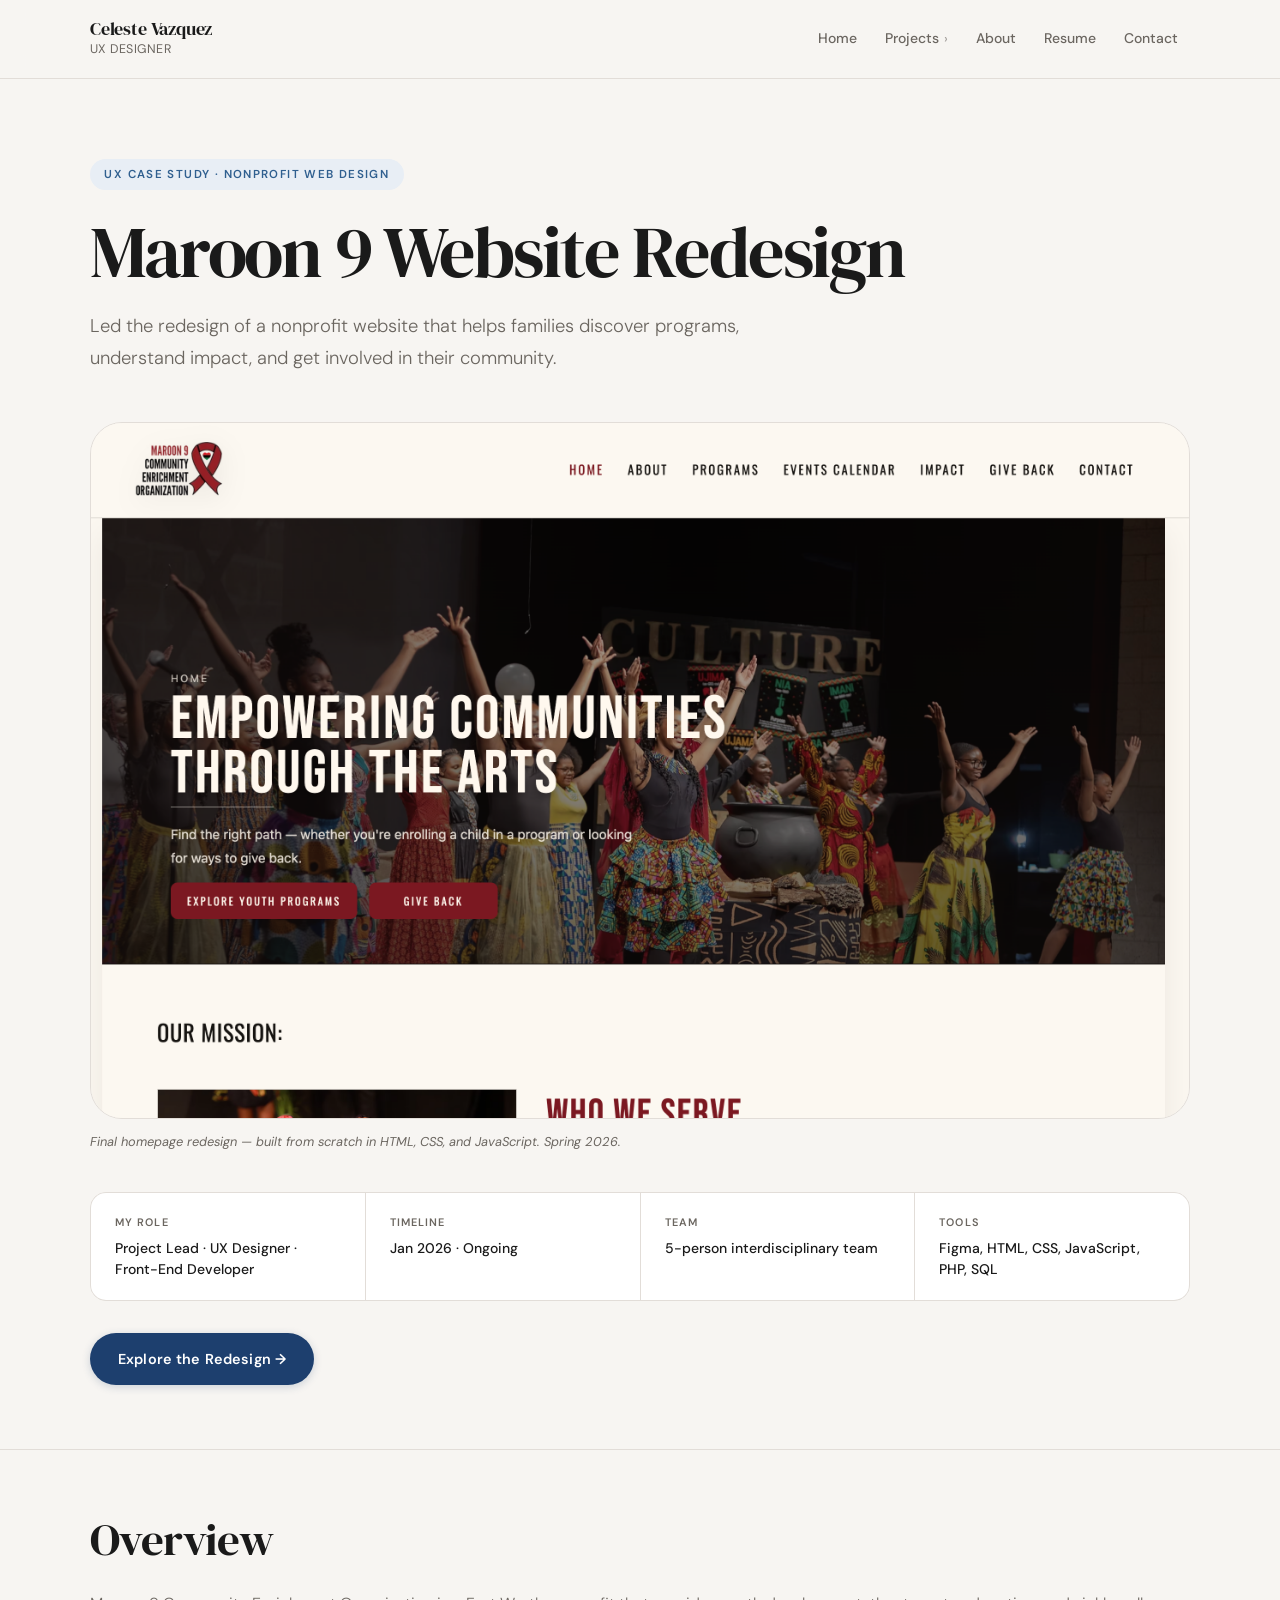
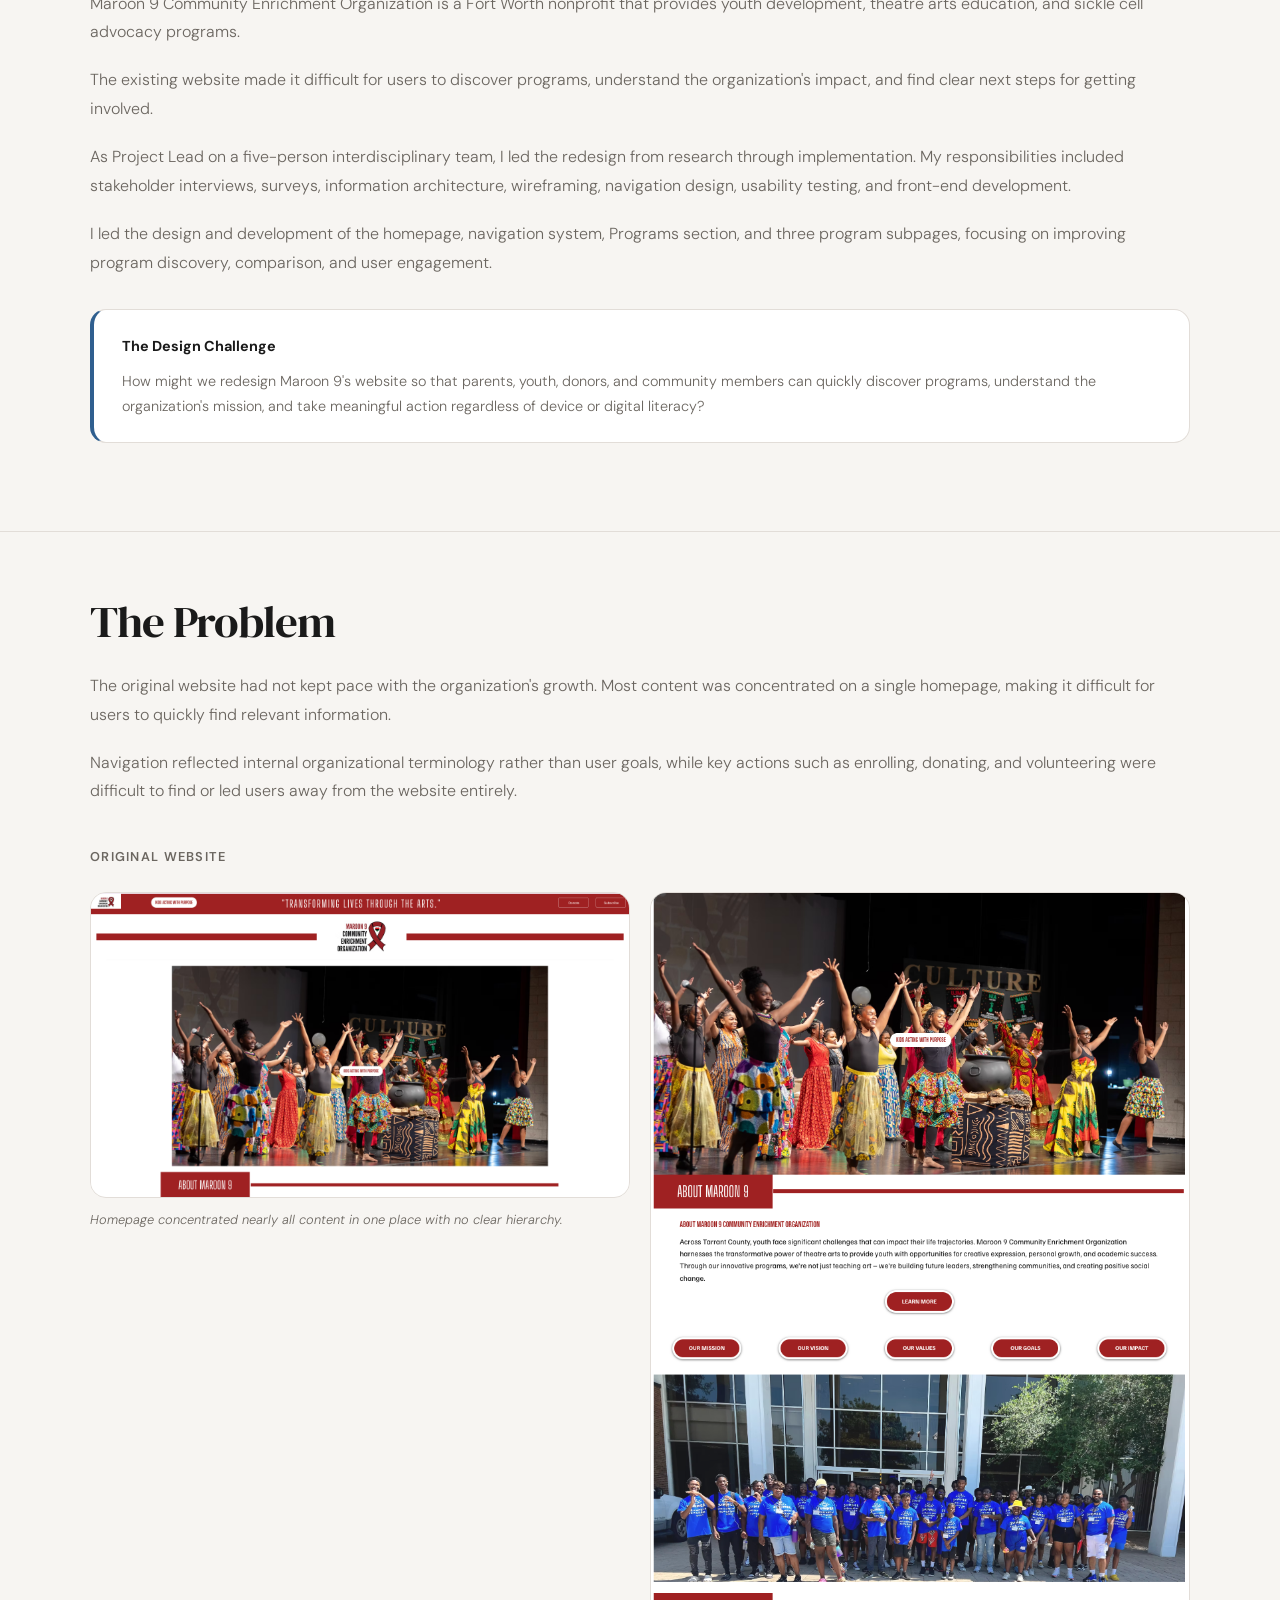
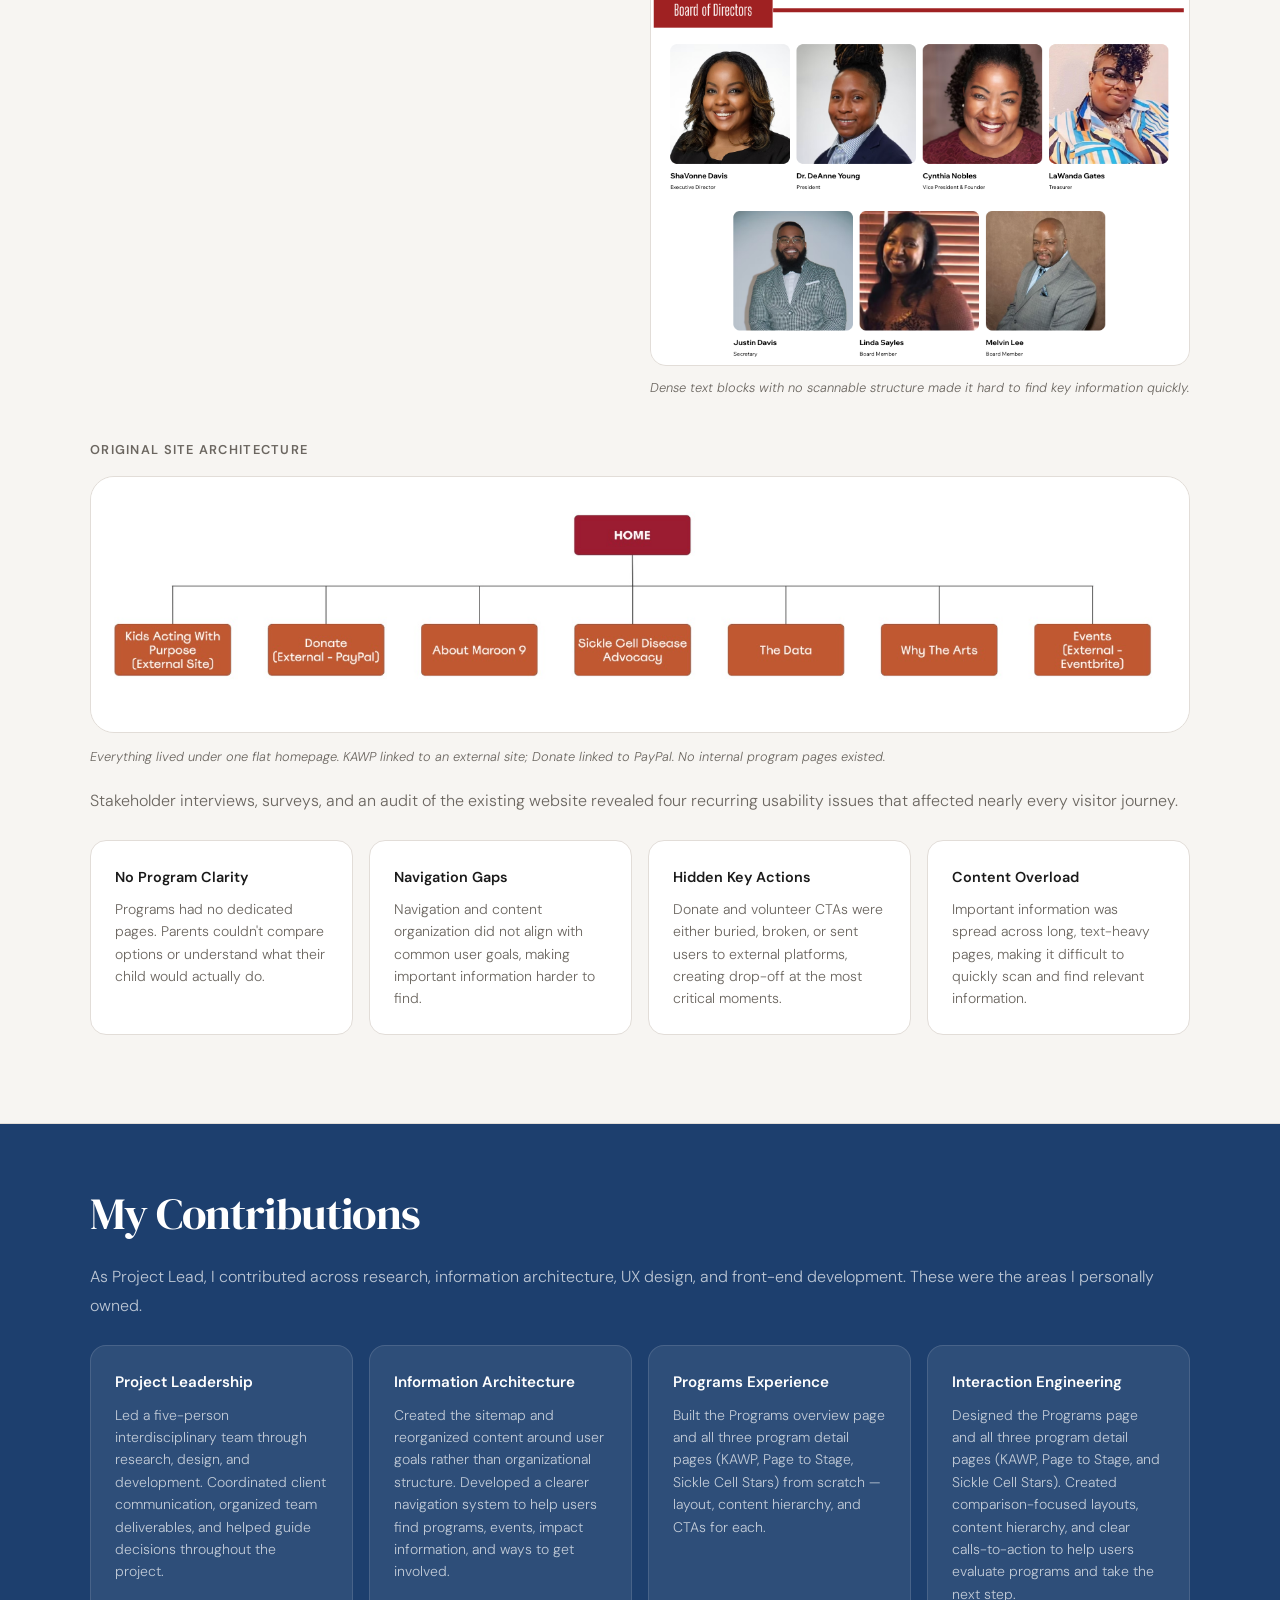
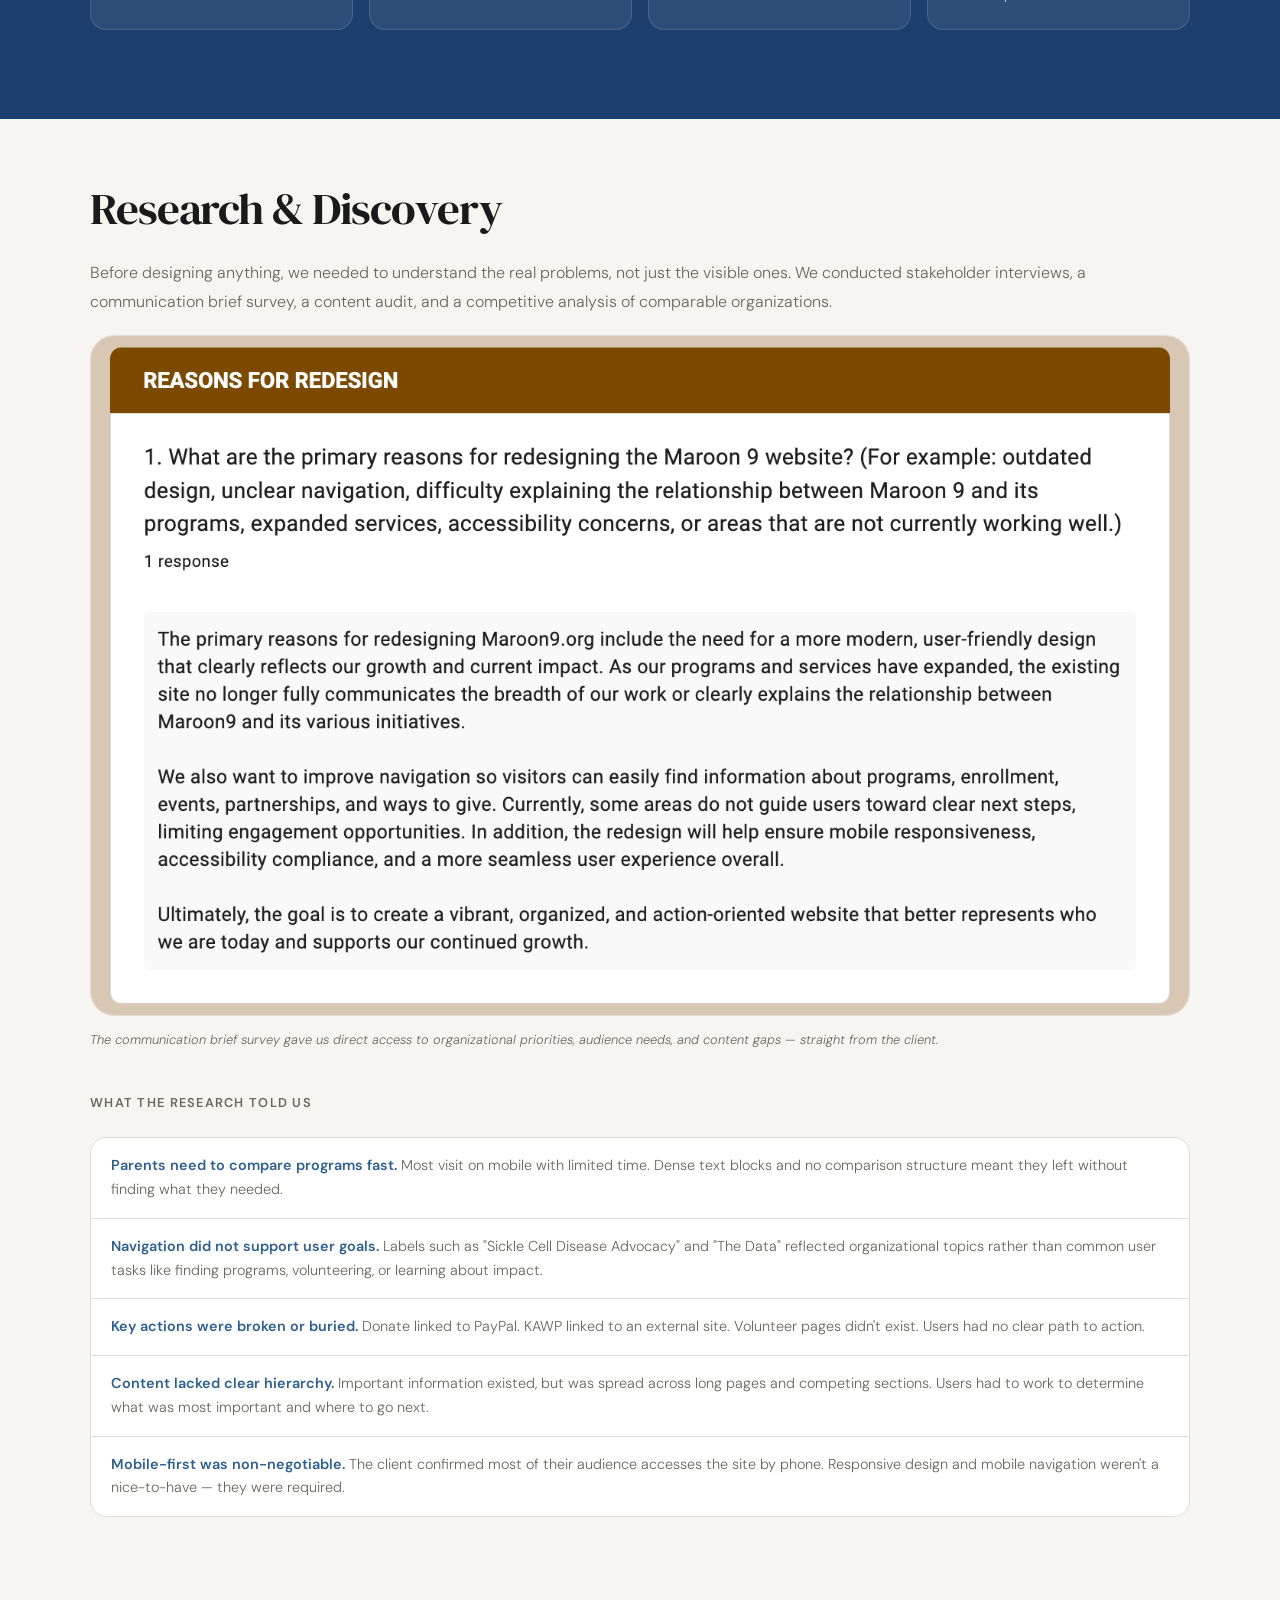
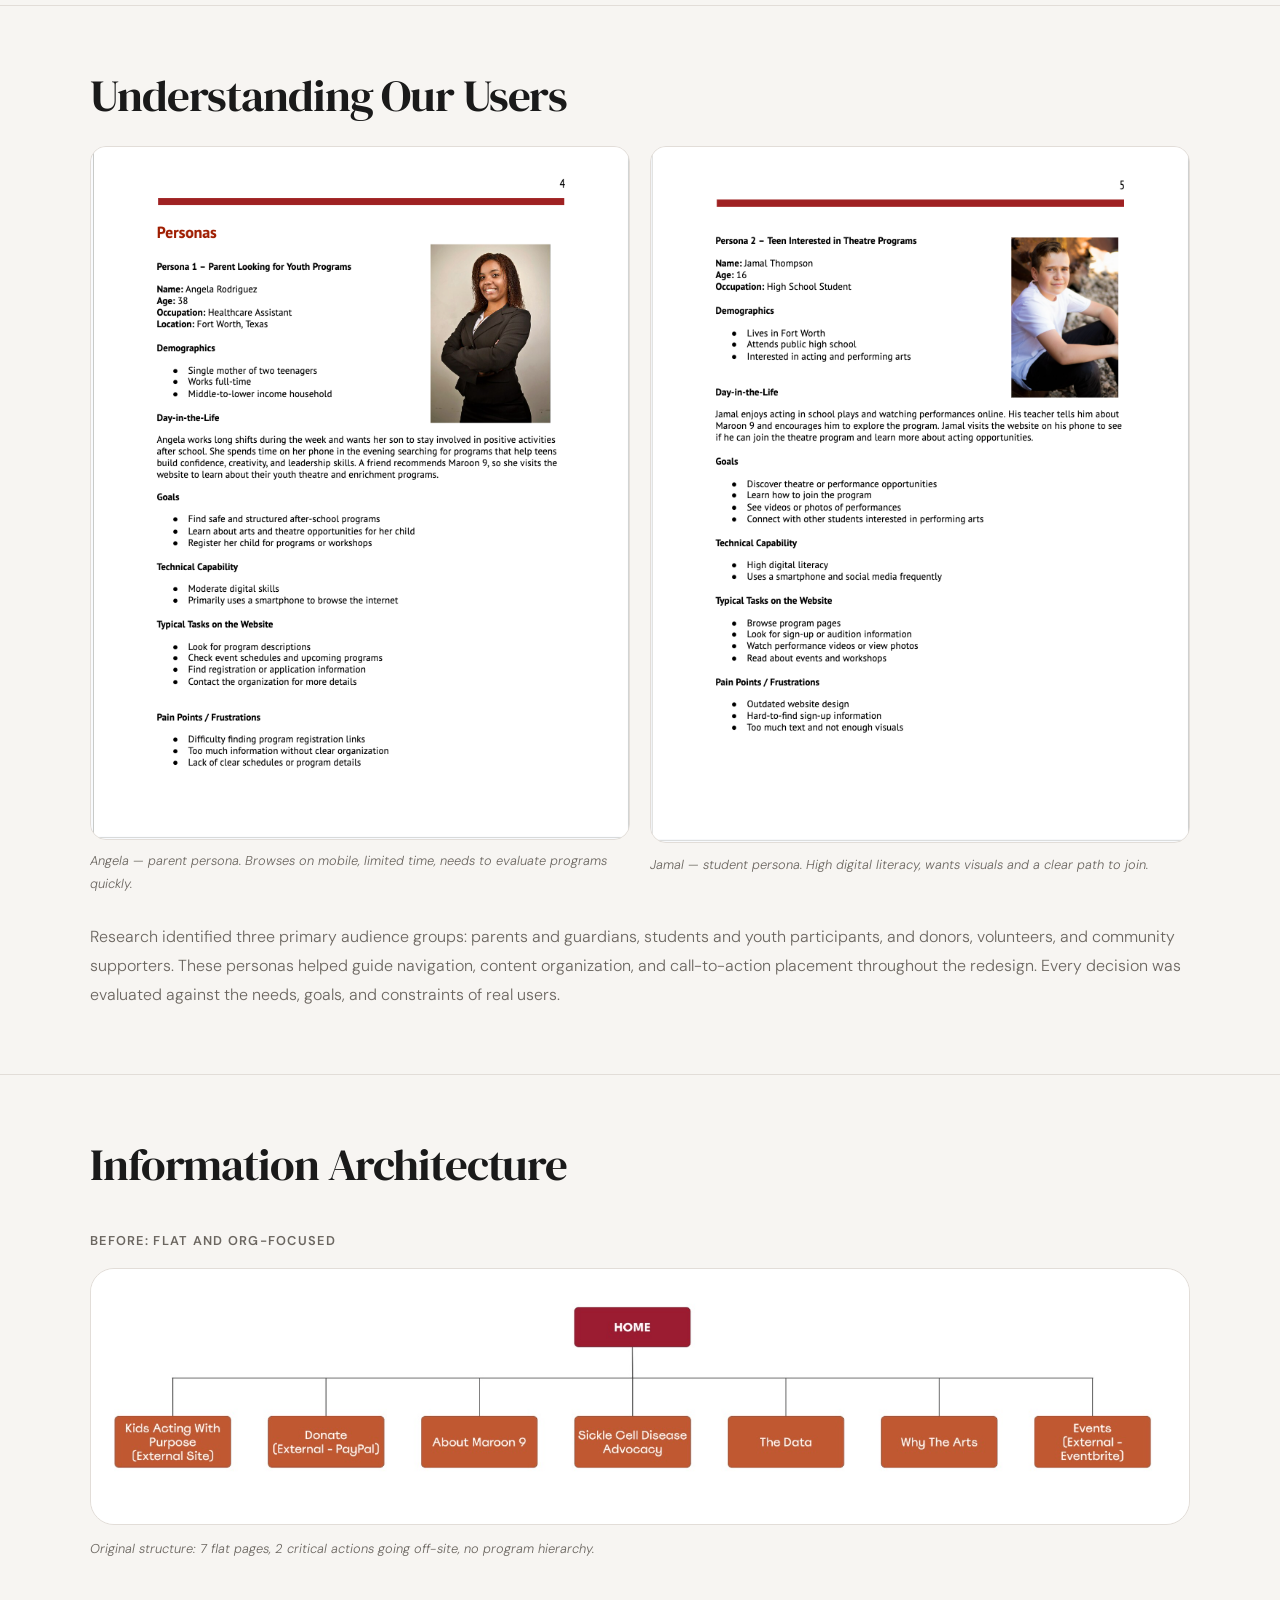
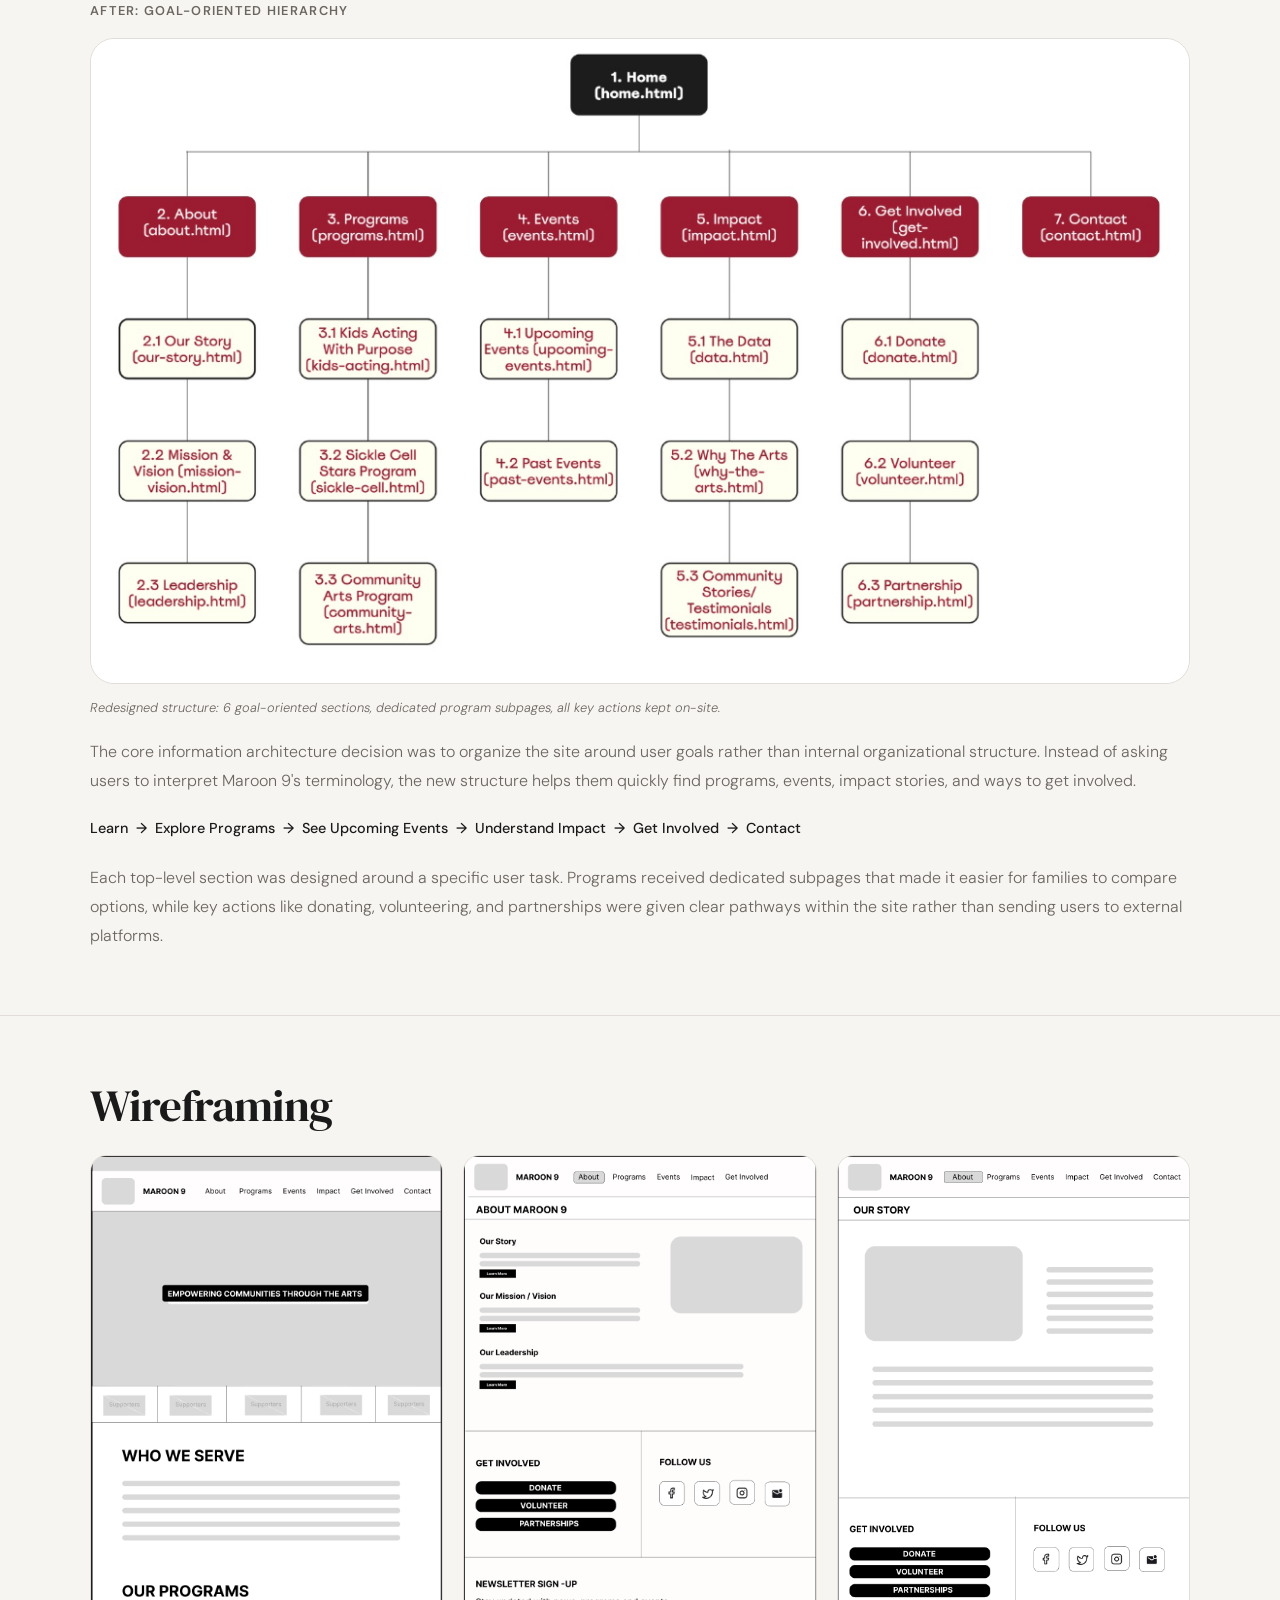
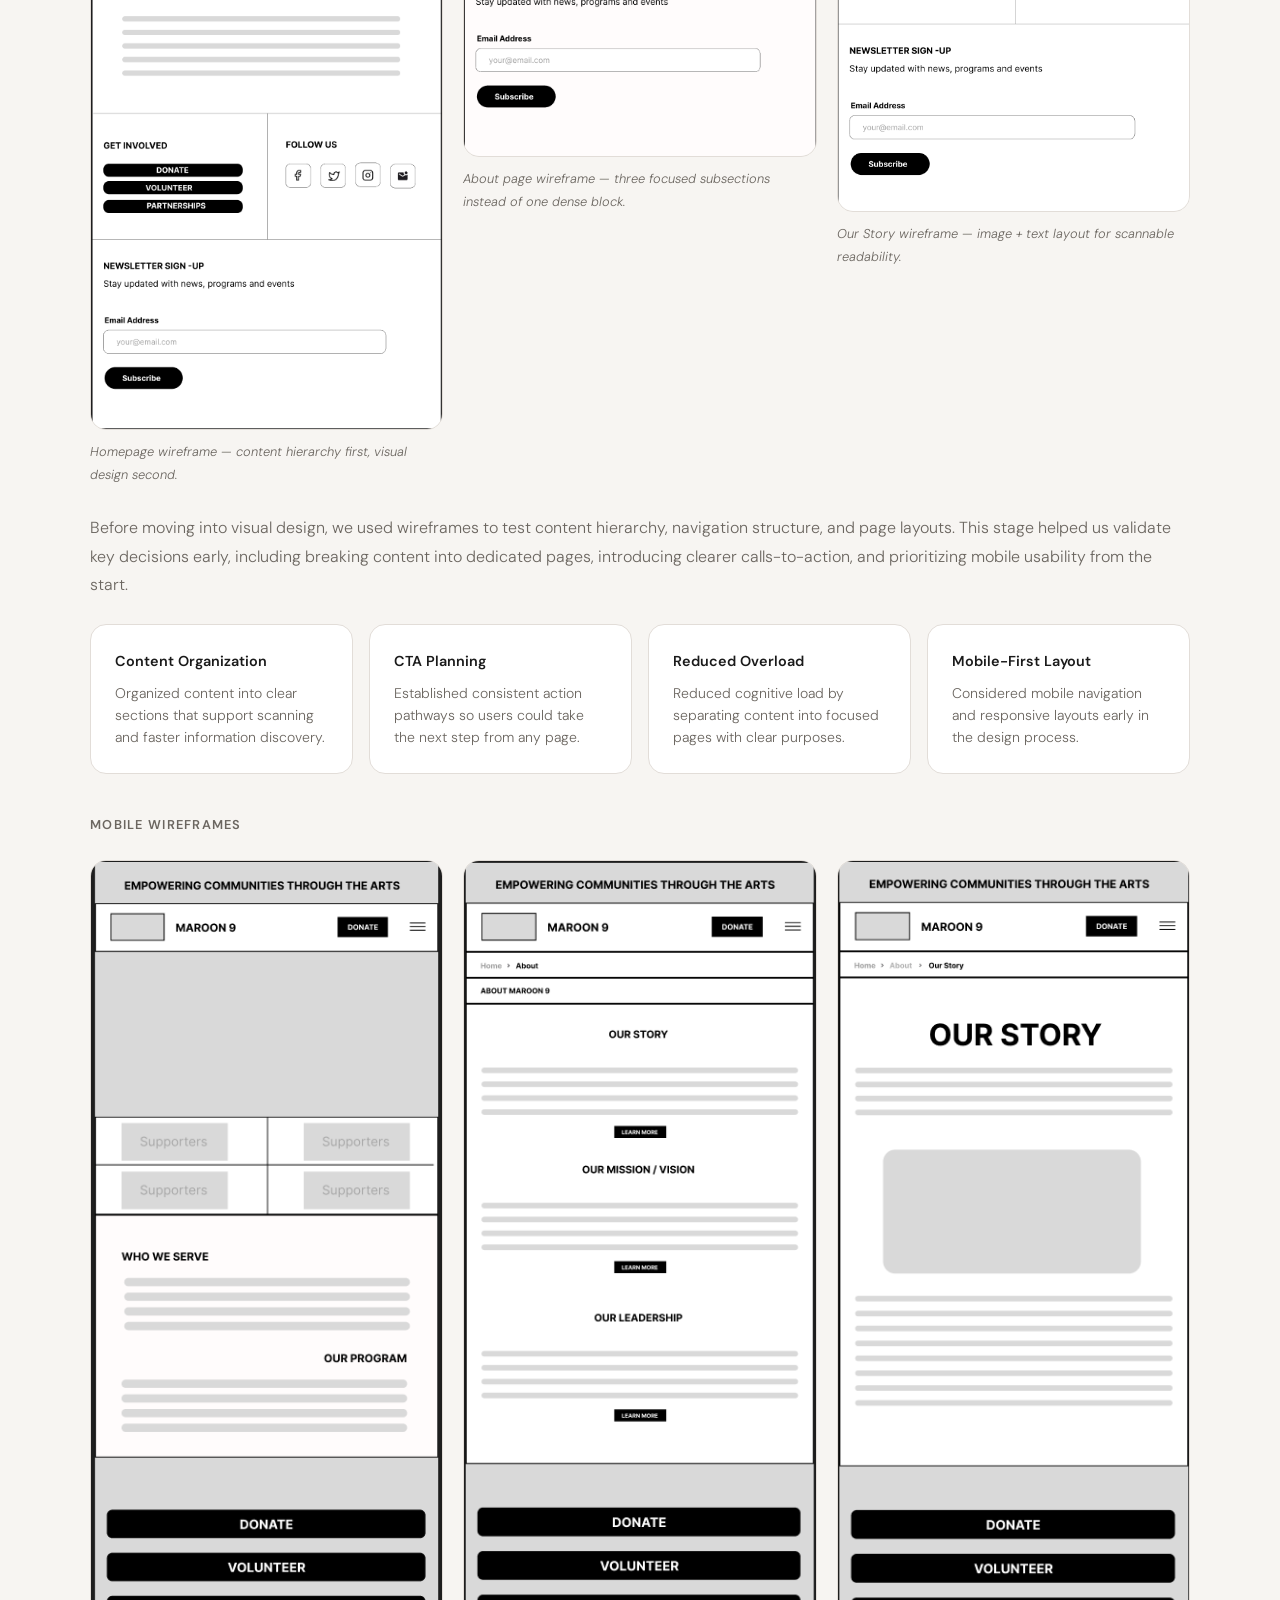
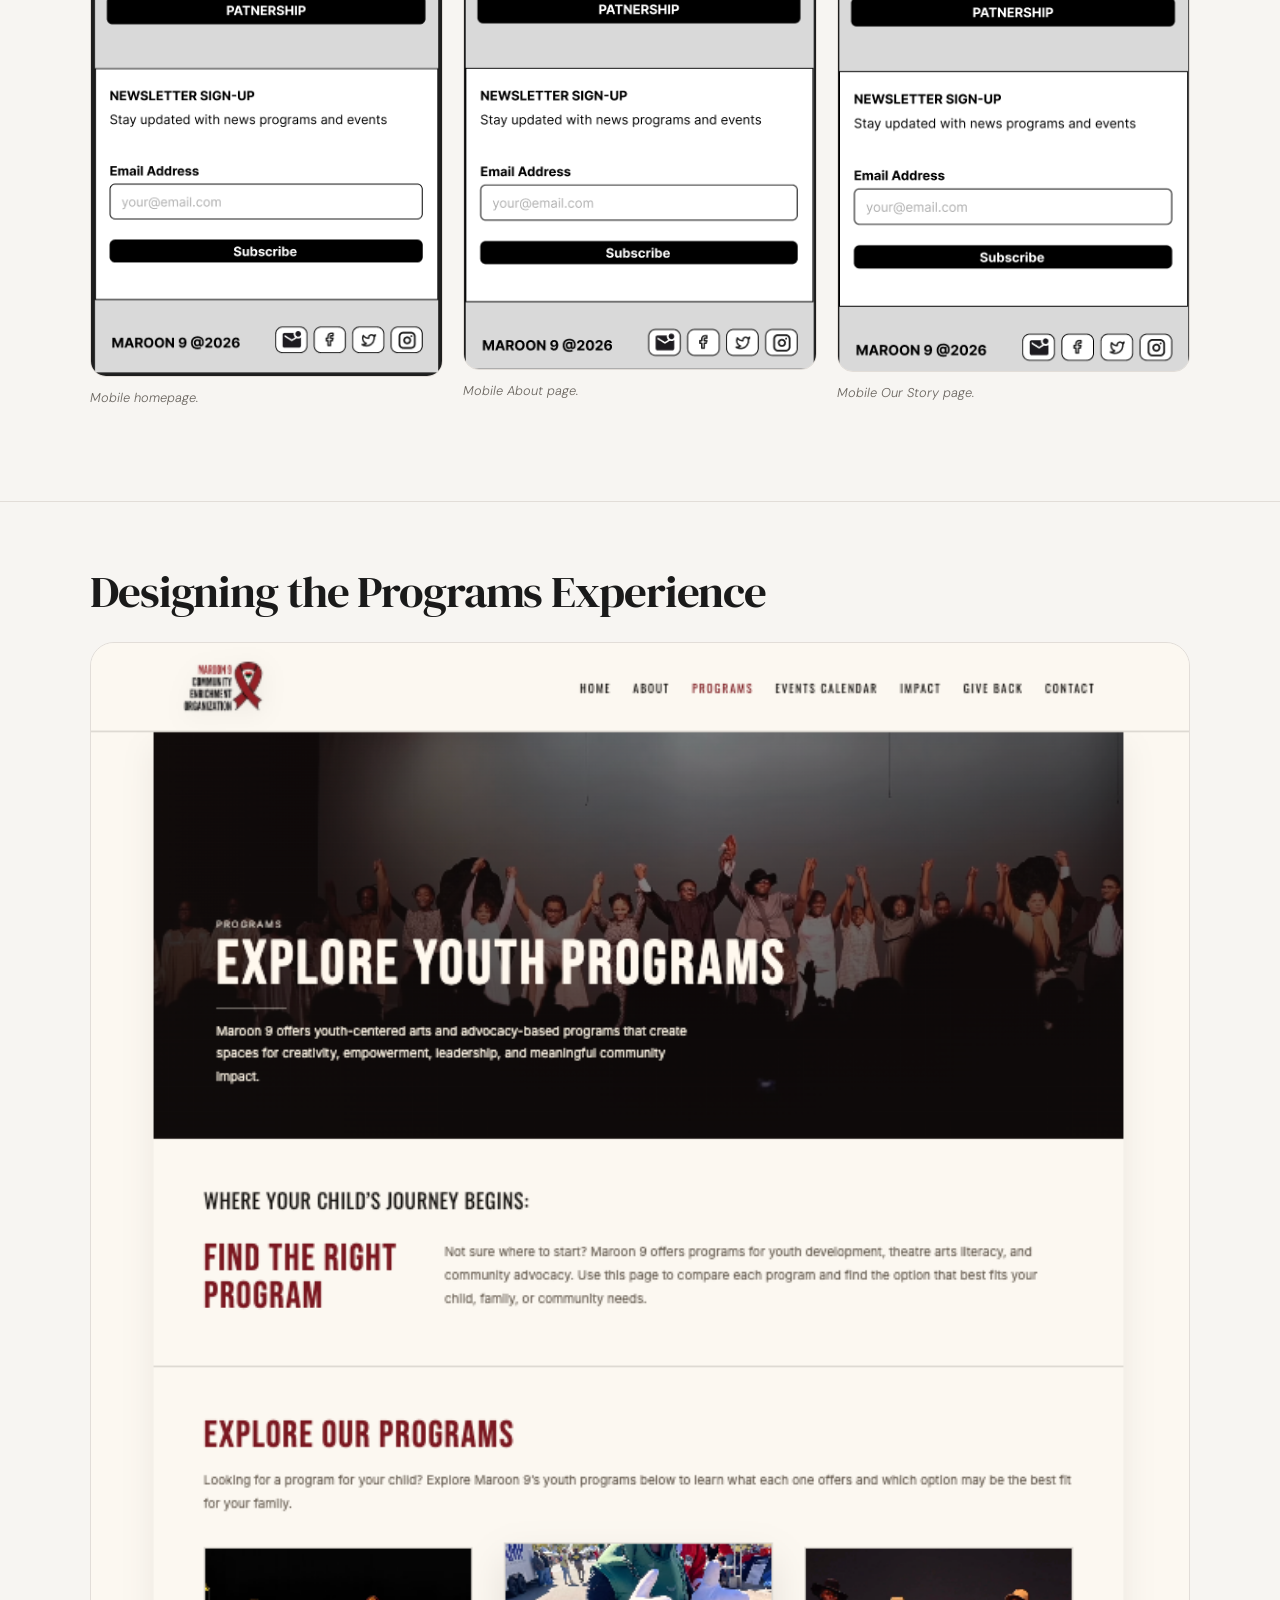
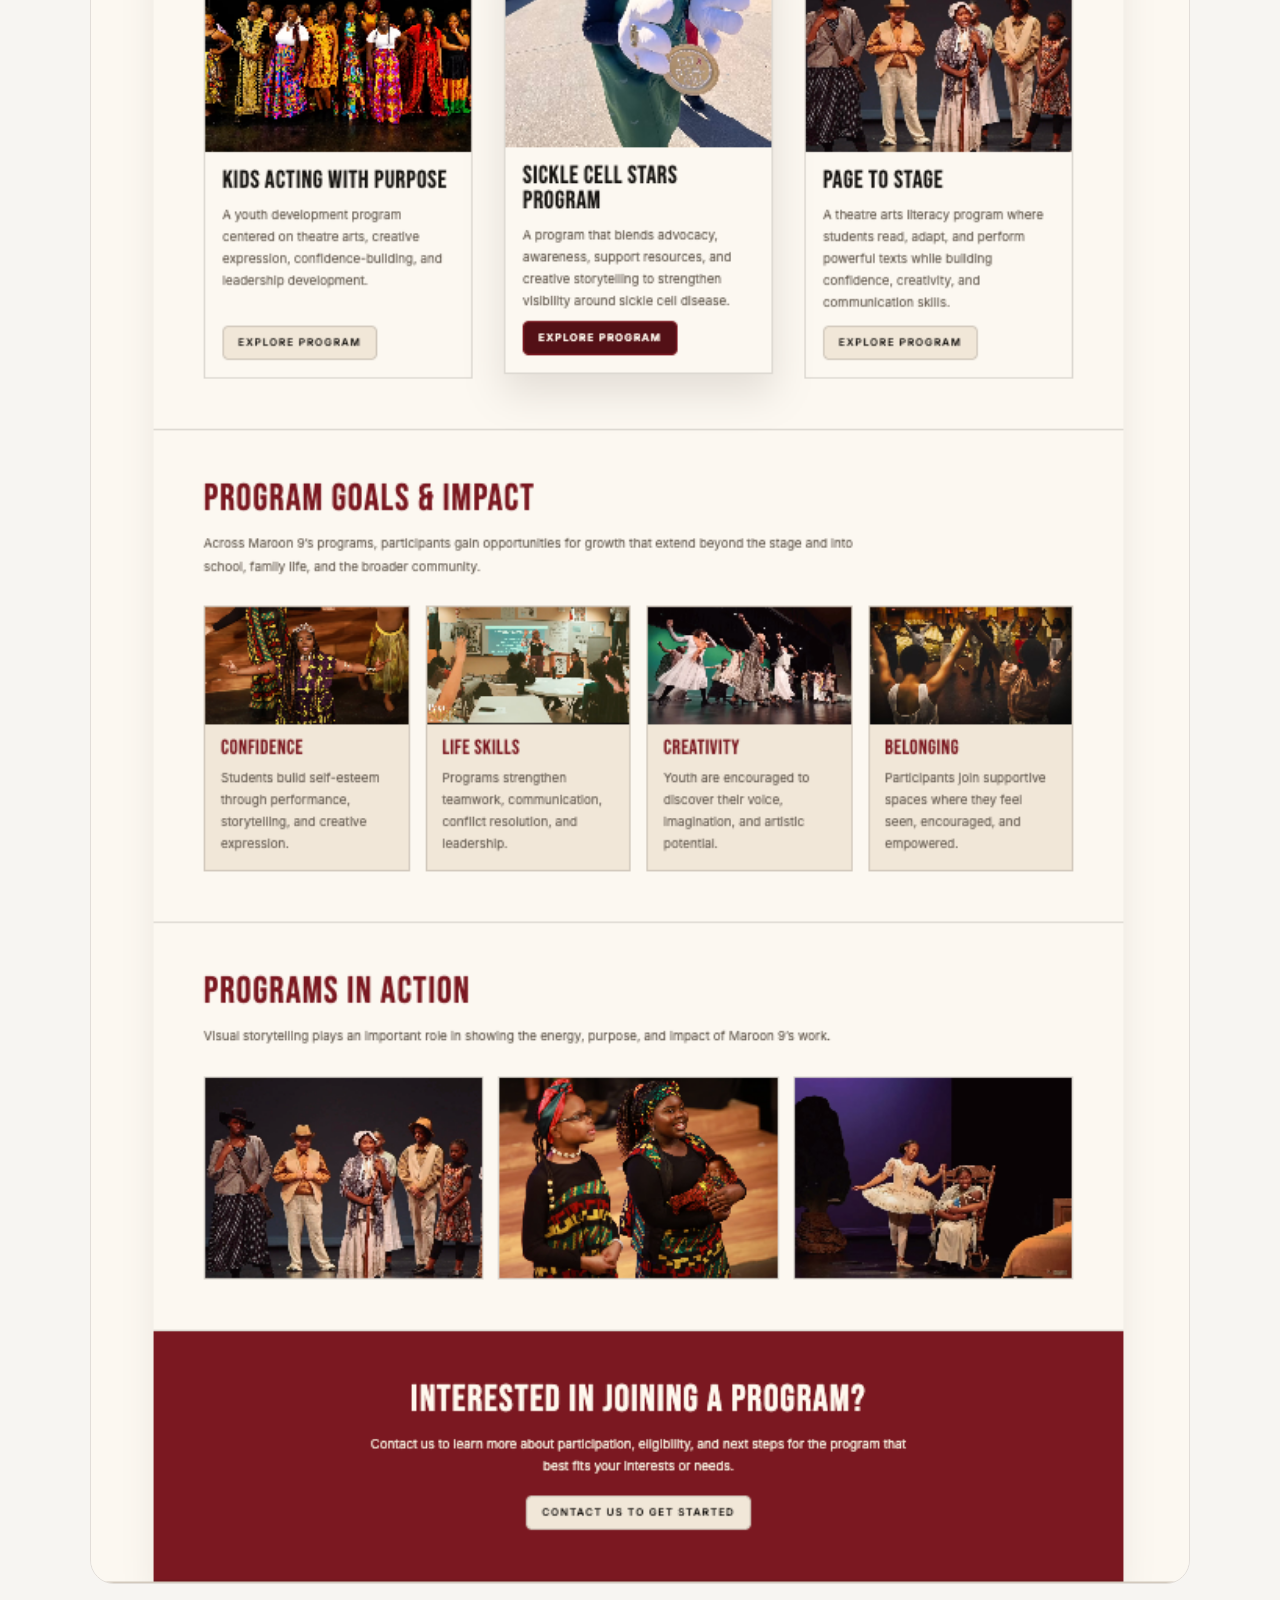
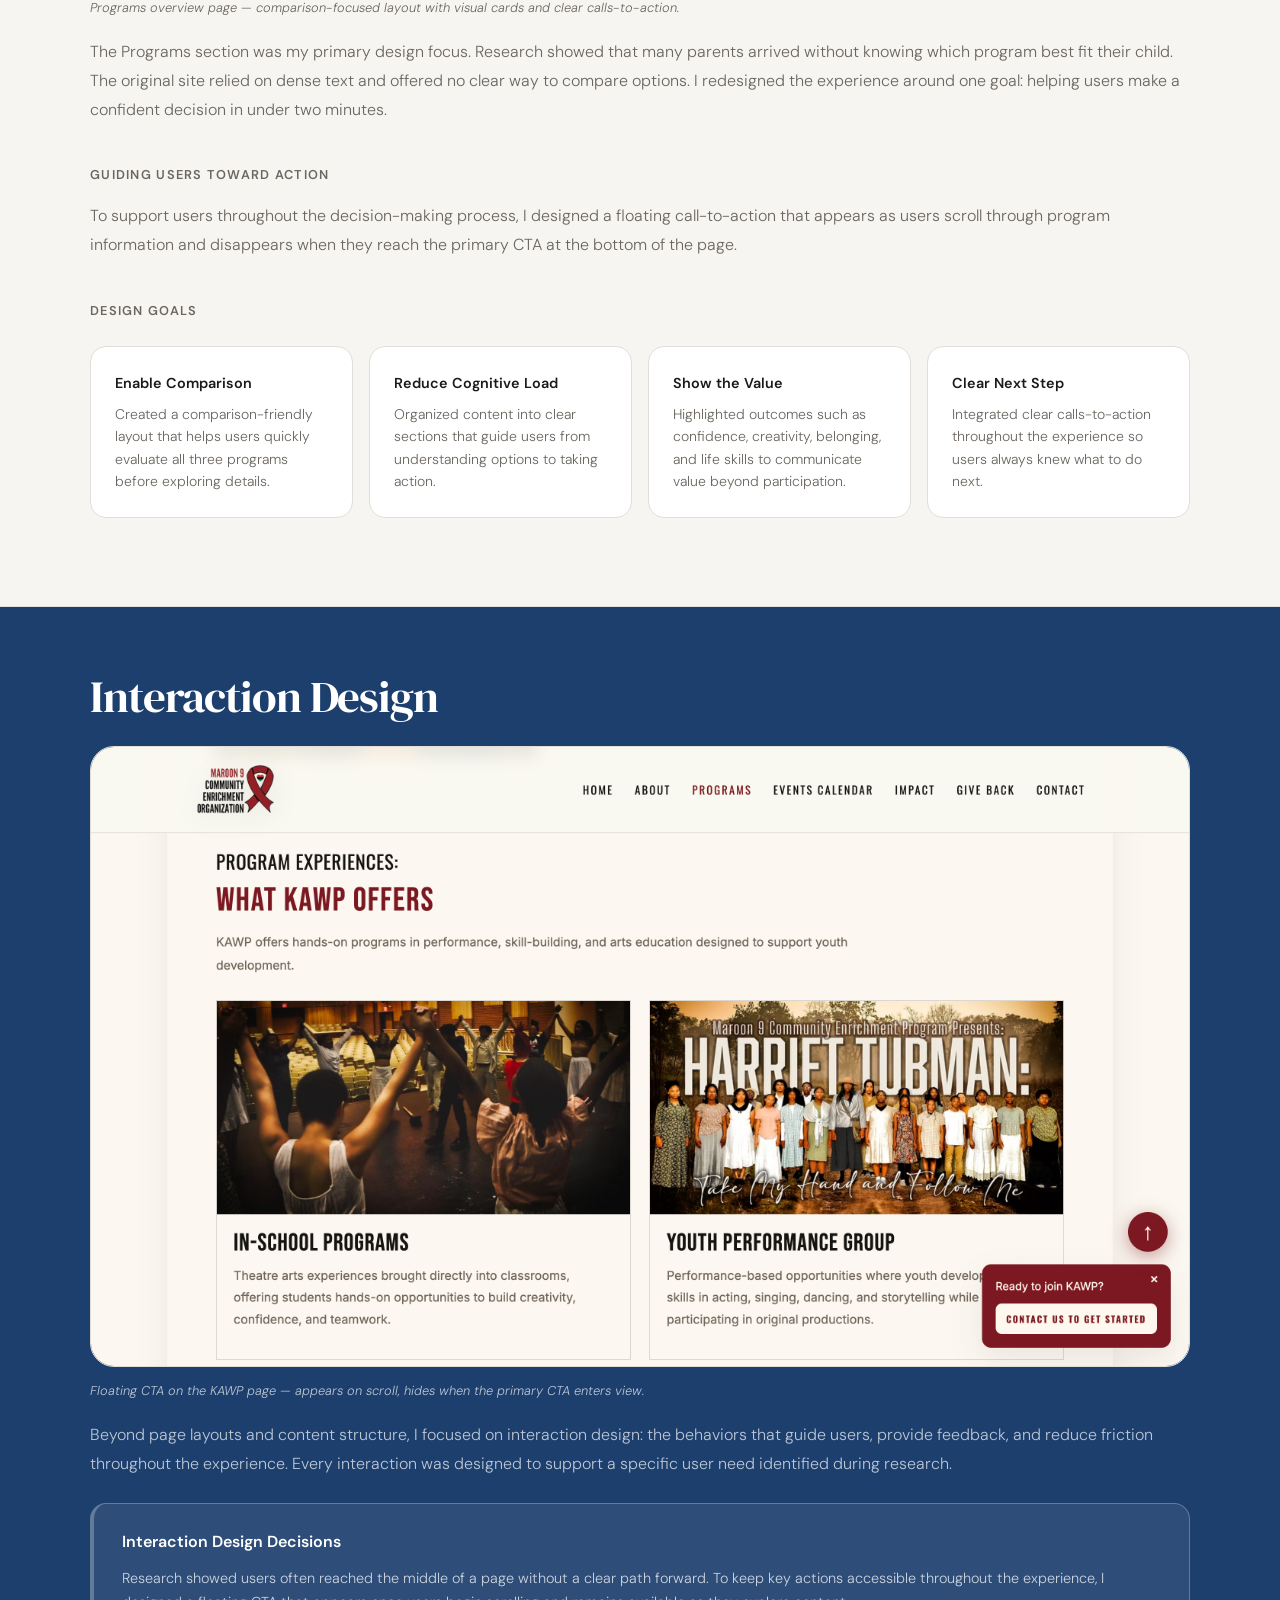
<file: maroon9.html>
<!DOCTYPE html>
<html lang="en">
<head>
    <meta charset="UTF-8">
    <meta name="viewport" content="width=device-width, initial-scale=1.0">
    <title>Maroon 9 Website Redesign | Celeste Vazquez</title>
    <link rel="stylesheet" href="style.css">
</head>
<body>

<header>
    <nav class="container">
        <a href="index.html" class="logo">
            <h1>Celeste Vazquez</h1>
            <p>UX Designer</p>
        </a>
        <ul class="nav-links">
            <li><a href="index.html">Home</a></li>
            <li class="dropdown">
                <a href="index.html#projects">Projects <span class="arrow">›</span></a>
                <ul class="dropdown-menu">
                    <li><a href="maroon9.html">Maroon 9 Website Redesign</a></li>
                    <li><a href="beanstack.html">Beanstack Training Video</a></li>
                    <li><a href="conchas.html">Cowboy Conchas Website</a></li>
                </ul>
            </li>
            <li><a href="about.html">About</a></li>
            <li><a href="assets/Celeste_Vazquez_Resume_26.pdf" target="_blank">Resume</a></li>
            <li><a href="index.html#contact">Contact</a></li>
        </ul>
        <button class="hamburger" id="hamburger" aria-label="Open menu" aria-expanded="false">
            <span></span><span></span><span></span>
        </button>
    </nav>
</header>

<div class="mobile-nav" id="mobile-nav">
    <ul class="mobile-nav__links">
        <li><a href="index.html">Home</a></li>
        <li class="mobile-nav__has-sub">
            <div class="mobile-nav__row">
                <a href="index.html#projects">Projects</a>
                <button class="mobile-nav__toggle" id="projects-toggle" aria-expanded="false" aria-label="Toggle projects">
                    <svg width="18" height="18" viewBox="0 0 18 18" fill="none" xmlns="http://www.w3.org/2000/svg"><polyline points="4,6 9,12 14,6" fill="none" stroke="currentColor" stroke-width="1.5" stroke-linecap="round" stroke-linejoin="round"/></svg>
                </button>
            </div>
            <ul class="mobile-nav__submenu" id="projects-submenu" hidden>
                <li><a href="maroon9.html">Maroon 9 Website Redesign</a></li>
                <li><a href="beanstack.html">Beanstack Training Video</a></li>
                <li><a href="conchas.html">Cowboy Conchas Website</a></li>
            </ul>
        </li>
        <li><a href="about.html">About</a></li>
        <li><a href="assets/Celeste_Vazquez_Resume_26.pdf" target="_blank">Resume</a></li>
        <li><a href="index.html#contact">Contact</a></li>
    </ul>
</div>

<script>
(function() {
    var hamburger = document.getElementById('hamburger');
    var mobileNav = document.getElementById('mobile-nav');
    var header = document.querySelector('header');
    var projectsToggle = document.getElementById('projects-toggle');
    var projectsSubmenu = document.getElementById('projects-submenu');
    function openNav() {
        mobileNav.style.top = header.offsetHeight + 'px';
        mobileNav.classList.add('is-open');
        hamburger.classList.add('is-open');
        hamburger.setAttribute('aria-expanded', 'true');
        document.body.classList.add('nav-open');
    }
    function closeNav() {
        mobileNav.classList.remove('is-open');
        hamburger.classList.remove('is-open');
        hamburger.setAttribute('aria-expanded', 'false');
        document.body.classList.remove('nav-open');
    }
    hamburger.addEventListener('click', function() {
        mobileNav.classList.contains('is-open') ? closeNav() : openNav();
    });
    if (projectsToggle && projectsSubmenu) {
        projectsToggle.addEventListener('click', function() {
            var isExpanded = projectsToggle.getAttribute('aria-expanded') === 'true';
            projectsToggle.setAttribute('aria-expanded', String(!isExpanded));
            projectsSubmenu.hidden = isExpanded;
            projectsToggle.classList.toggle('is-open', !isExpanded);
        });
    }
    mobileNav.querySelectorAll('a').forEach(function(link) {
        link.addEventListener('click', closeNav);
    });
})();
</script>

<main>

    <!-- ═══════════════════════════════════════════════
         HERO
    ═══════════════════════════════════════════════ -->
    <section class="case-hero">
        <div class="container case-container">

            <p class="eyebrow">UX Case Study · Nonprofit Web Design</p>
            <h1>Maroon 9 Website Redesign</h1>
            <p class="case-intro">
                Led the redesign of a nonprofit website that helps families discover programs, understand impact, and get involved in their community.
            </p>

            <img class="case-hero-img" src="assets/maroon9card.png" alt="Final Maroon 9 homepage redesign showing the new navigation, hero section, and program cards">
            <p class="image-caption">Final homepage redesign — built from scratch in HTML, CSS, and JavaScript. Spring 2026.</p>

            <div class="project-meta">
                <div>
                    <h3>My Role</h3>
                    <p>Project Lead · UX Designer · Front-End Developer</p>
                </div>
                <div>
                    <h3>Timeline</h3>
                    <p>Jan 2026 · Ongoing</p>
                </div>
                <div>
                    <h3>Team</h3>
                    <p>5-person interdisciplinary team</p>
                </div>
                <div>
                    <h3>Tools</h3>
                    <p>Figma, HTML, CSS, JavaScript, PHP, SQL</p>
                </div>
            </div>

            <div style="margin-top:2rem;">
                <a href="https://ctec4350.axr3227.uta.cloud/MAJIC%20-%20MAROON%209%20-%20UPLOAD%20HERE/home.php" target="_blank" class="button">Explore the Redesign →</a>
            </div>

        </div>
    </section>

    <!-- ═══════════════════════════════════════════════
         OVERVIEW
    ═══════════════════════════════════════════════ -->
    <section class="case-section">
        <div class="container case-container">
            <h2>Overview</h2>
            <p>
                Maroon 9 Community Enrichment Organization is a Fort Worth nonprofit that provides youth development, theatre arts education, and sickle cell advocacy programs.
            </p>
            
            <p>
The existing website made it difficult for users to discover programs, understand the organization's impact, and find clear next steps for getting involved.
            </p>

           <p>As Project Lead on a five-person interdisciplinary team, I led the redesign from research through implementation. My responsibilities included stakeholder interviews, surveys, information architecture, wireframing, navigation design, usability testing, and front-end development.   
             </p> 
            <p>
I led the design and development of the homepage, navigation system, Programs section, and three program subpages, focusing on improving program discovery, comparison, and user engagement.
</p>
            <div class="callout" style="margin-top:2rem;">
                <h3>The Design Challenge</h3>
                <p>How might we redesign Maroon 9's website so that parents, youth, donors, and community members can quickly discover programs, understand the organization's mission, and take meaningful action regardless of device or digital literacy?</p>
            </div>
        </div>
    </section>

    <!-- ═══════════════════════════════════════════════
         THE PROBLEM
    ═══════════════════════════════════════════════ -->
    <section class="case-section">
        <div class="container case-container">
            <h2>The Problem</h2>

            <p>
                The original website had not kept pace with the organization's growth. Most content was concentrated on a single homepage, making it difficult for users to quickly find relevant information.
            </p>

            <p>Navigation reflected internal organizational terminology rather than user goals, 
                while key actions such as enrolling, donating, 
                and volunteering were difficult to find or led users away from the website entirely.</p>

            <h3>Original Website</h3>

            <div class="image-grid two-column">
                <div>
                    <img src="assets/og-maroon9home.png" alt="Original Maroon 9 website — dense homepage with no clear hierarchy or program navigation">
                    <p class="image-caption">Homepage concentrated nearly all content in one place with no clear hierarchy.</p>
                </div>
                <div>
                    <img src="assets/og-maroonhome2.png" alt="Original Maroon 9 website — About Maroon 9 section with dense text and no scannable structure">
                    <p class="image-caption">Dense text blocks with no scannable structure made it hard to find key information quickly.</p>
                </div>
            </div>

            <h3>Original Site Architecture</h3>

            <img src="assets/og-maroon9-sitemap.png" alt="Original Maroon 9 sitemap showing flat structure with KAWP and Donate linking to external sites">
            <p class="image-caption">Everything lived under one flat homepage. KAWP linked to an external site; Donate linked to PayPal. No internal program pages existed.</p>

            <p>
                Stakeholder interviews, surveys, and an audit of the existing website revealed four recurring 
                usability issues that affected nearly every visitor journey.
            </p>

            <div class="problem-grid">
                <div class="info-card">
                    <h3>No Program Clarity</h3>
                    <p>Programs had no dedicated pages. Parents couldn't compare options or understand what their child would actually do.</p>
                </div>
                <div class="info-card">
                    <h3>Navigation Gaps</h3>
                    <p>Navigation and content organization did not align with common user goals, making important information harder to find.</p>
                </div>
                <div class="info-card">
                    <h3>Hidden Key Actions</h3>
                    <p>Donate and volunteer CTAs were either buried, broken, 
                        or sent users to external platforms, creating drop-off at the most critical moments.</p>
                </div>
                <div class="info-card">
                    <h3>Content Overload</h3>
                    <p>Important information was spread across long, text-heavy pages, making it difficult to quickly scan and find relevant information.</p>
                </div>
            </div>

        </div>
    </section>

    <!-- ═══════════════════════════════════════════════
         MY CONTRIBUTIONS
    ═══════════════════════════════════════════════ -->
    <section class="case-section highlight-section">
        <div class="container case-container">
            <h2>My Contributions</h2>
            <p>
As Project Lead, I contributed across research, information architecture, UX design, and front-end development. These were the areas I personally owned.            </p>
            <div class="card-grid">
                <div class="info-card">
                    <h3>Project Leadership</h3>
                    <p>Led a five-person interdisciplinary team through research, design, and development. Coordinated client communication, organized team deliverables, and helped guide decisions throughout the project.</p>
                </div>
                <div class="info-card">
                    <h3>Information Architecture</h3>
                    <p>Created the sitemap and reorganized content around user goals rather than organizational structure. Developed a clearer navigation system to help users find programs, events, impact information, and ways to get involved.</p>
                </div>
                <div class="info-card">
                    <h3>Programs Experience</h3>
                    <p>Built the Programs overview page and all three program detail pages (KAWP, Page to Stage, Sickle Cell Stars) from scratch — layout, content hierarchy, and CTAs for each.</p>
                </div>
                <div class="info-card">
                    <h3>Interaction Engineering</h3>
                    <p>Designed the Programs page and all three program detail pages (KAWP, Page to Stage, and Sickle Cell Stars). Created comparison-focused layouts, content hierarchy, and clear calls-to-action to help users evaluate programs and take the next step.</p>
                </div>
            </div>
        </div>
    </section>

    <!-- ═══════════════════════════════════════════════
         RESEARCH & DISCOVERY
    ═══════════════════════════════════════════════ -->
    <section class="case-section">
        <div class="container case-container">
            <h2>Research & Discovery</h2>

            <p>
                Before designing anything, we needed to understand the real problems, not just the visible ones.
                We conducted stakeholder interviews, a communication brief survey, a content audit, and a competitive analysis of comparable organizations.
            </p>

            <img src="assets/stakeholder-survey-results.png" alt="Stakeholder survey and communication brief responses from Maroon 9 leadership">
            <p class="image-caption">The communication brief survey gave us direct access to organizational priorities, audience needs, and content gaps — straight from the client.</p>

            <h3>What the Research Told Us</h3>

            <div class="insight-list">
                <p><strong>Parents need to compare programs fast.</strong> Most visit on mobile with limited time. Dense text blocks and no comparison structure meant they left without finding what they needed.</p>
                <p><strong>Navigation did not support user goals.</strong> Labels such as "Sickle Cell Disease Advocacy" and "The Data" reflected organizational topics rather than common user tasks like finding programs, volunteering, or learning about impact.</p>
                <p><strong>Key actions were broken or buried.</strong> Donate linked to PayPal. KAWP linked to an external site. Volunteer pages didn't exist. Users had no clear path to action.</p>
                <p><strong>Content lacked clear hierarchy.</strong> Important information existed, but was spread across long pages and competing sections. Users had to work to determine what was most important and where to go next.</p>
                <p><strong>Mobile-first was non-negotiable.</strong> The client confirmed most of their audience accesses the site by phone. Responsive design and mobile navigation weren't a nice-to-have — they were required.</p>
            </div>
        </div>
    </section>

    <!-- ═══════════════════════════════════════════════
         UNDERSTANDING OUR USERS
    ═══════════════════════════════════════════════ -->
    <section class="case-section">
        <div class="container case-container">
            <h2>Understanding Our Users</h2>

            <div class="image-grid two-column">
                <div>
                    <img src="assets/persona1.png" alt="Persona: Angela Rodriguez, 38, single mother and healthcare assistant looking for after-school programs for her teenager">
                    <p class="image-caption">Angela — parent persona. Browses on mobile, limited time, needs to evaluate programs quickly.</p>
                </div>
                <div>
                    <img src="assets/persona2.png" alt="Persona: Jamal Thompson, 16, high school student interested in theatre and performing arts programs">
                    <p class="image-caption">Jamal — student persona. High digital literacy, wants visuals and a clear path to join.</p>
                </div>
            </div>

            <p>
                Research identified three primary audience groups: parents and guardians, students and youth participants, and donors, volunteers, and community supporters. These personas helped guide navigation, content organization, and call-to-action placement throughout the redesign. Every decision was evaluated against the needs, goals, and constraints of real users.
            </p>
        </div>
    </section>

    <!-- ═══════════════════════════════════════════════
         INFORMATION ARCHITECTURE
    ═══════════════════════════════════════════════ -->
    <section class="case-section">
        <div class="container case-container">
            <h2>Information Architecture</h2>

            <h3>Before: Flat and Org-Focused</h3>
            <img src="assets/og-maroon9-sitemap.png" alt="Original sitemap — flat structure, everything under homepage, external links for donate and KAWP">
            <p class="image-caption">Original structure: 7 flat pages, 2 critical actions going off-site, no program hierarchy.</p>

            <h3>After: Goal-Oriented Hierarchy</h3>
            <img src="assets/proposed-sitemap.png" alt="Proposed sitemap reorganizing content around user goals with 6 top-level sections and program subpages">
            <p class="image-caption">Redesigned structure: 6 goal-oriented sections, dedicated program subpages, all key actions kept on-site.</p>

            <p>
                The core information architecture decision was to organize the site around user goals rather than internal organizational structure. Instead of asking users to interpret Maroon 9's terminology, the new structure helps them quickly find programs, events, impact stories, and ways to get involved.
            </p>

            <div class="ia-flow">
                <span>Learn</span>
                <span class="ia-flow__arrow">→</span>
                <span>Explore Programs</span>
                <span class="ia-flow__arrow">→</span>
                <span>See Upcoming Events</span>
                <span class="ia-flow__arrow">→</span>
                <span>Understand Impact</span>
                <span class="ia-flow__arrow">→</span>
                <span>Get Involved</span>
                <span class="ia-flow__arrow">→</span>
                <span>Contact</span>
            </div>

            <p>
                Each top-level section was designed around a specific user task. Programs received dedicated subpages that made it easier for families to compare options, while key actions like donating, volunteering, and partnerships were given clear pathways within the site rather than sending users to external platforms.
            </p>
        </div>
    </section>

    <!-- ═══════════════════════════════════════════════
         WIREFRAMING
    ═══════════════════════════════════════════════ -->
    <section class="case-section">
        <div class="container case-container">
            <h2>Wireframing</h2>

            <div class="image-grid three-column">
                <div>
                    <img src="assets/wireframe-home.png" alt="Desktop homepage wireframe showing content hierarchy with hero, supporters strip, and program sections">
                    <p class="image-caption">Homepage wireframe — content hierarchy first, visual design second.</p>
                </div>
                <div>
                    <img src="assets/wireframe-about.png" alt="About page wireframe showing three-section layout for Our Story, Mission, and Leadership">
                    <p class="image-caption">About page wireframe — three focused subsections instead of one dense block.</p>
                </div>
                <div>
                    <img src="assets/wireframe-ourstory.png" alt="Our Story wireframe showing image and text layout for readability">
                    <p class="image-caption">Our Story wireframe — image + text layout for scannable readability.</p>
                </div>
            </div>

            <p>
                Before moving into visual design, we used wireframes to test content hierarchy, navigation structure, and page layouts. This stage helped us validate key decisions early, including breaking content into dedicated pages, introducing clearer calls-to-action, and prioritizing mobile usability from the start.
            </p>

            <div class="card-grid">
                <div class="info-card">
                    <h3>Content Organization</h3>
                    <p>Organized content into clear sections that support scanning and faster information discovery.</p>
                </div>
                <div class="info-card">
                    <h3>CTA Planning</h3>
                    <p>Established consistent action pathways so users could take the next step from any page.</p>
                </div>
                <div class="info-card">
                    <h3>Reduced Overload</h3>
                    <p>Reduced cognitive load by separating content into focused pages with clear purposes.</p>
                </div>
                <div class="info-card">
                    <h3>Mobile-First Layout</h3>
                    <p>Considered mobile navigation and responsive layouts early in the design process.</p>
                </div>
            </div>

            <h3>Mobile Wireframes</h3>
            <div class="image-grid three-column">
                <div>
                    <img src="assets/wireframe-mobile-home.png" alt="Mobile homepage wireframe">
                    <p class="image-caption">Mobile homepage.</p>
                </div>
                <div>
                    <img src="assets/wireframe-mobile-about.png" alt="Mobile About page wireframe">
                    <p class="image-caption">Mobile About page.</p>
                </div>
                <div>
                    <img src="assets/wireframe-mobile-ourstory.png" alt="Mobile Our Story wireframe">
                    <p class="image-caption">Mobile Our Story page.</p>
                </div>
            </div>
        </div>
    </section>

    <!-- ═══════════════════════════════════════════════
         DESIGNING THE PROGRAMS EXPERIENCE
    ═══════════════════════════════════════════════ -->
    <section class="case-section">
        <div class="container case-container">
            <h2>Designing the Programs Experience</h2>

            <img src="assets/programs-page.png" alt="Final Programs overview page with visual program cards, comparison layout, and Program Goals section">
            <p class="image-caption">Programs overview page — comparison-focused layout with visual cards and clear calls-to-action.</p>

            <p>
                The Programs section was my primary design focus. Research showed that many parents arrived without knowing which program best fit their child. The original site relied on dense text and offered no clear way to compare options. I redesigned the experience around one goal: helping users make a confident decision in under two minutes.
            </p>

            <h3>Guiding Users Toward Action</h3>
            <p>To support users throughout the decision-making process, I designed a floating call-to-action that appears as users scroll through program information and disappears when they reach the primary CTA at the bottom of the page.</p>

            <h3>Design Goals</h3>
            <div class="card-grid">
                <div class="info-card">
                    <h3>Enable Comparison</h3>
                    <p>Created a comparison-friendly layout that helps users quickly evaluate all three programs before exploring details.</p>
                </div>
                <div class="info-card">
                    <h3>Reduce Cognitive Load</h3>
                    <p>Organized content into clear sections that guide users from understanding options to taking action.</p>
                </div>
                <div class="info-card">
                    <h3>Show the Value</h3>
                    <p>Highlighted outcomes such as confidence, creativity, belonging, and life skills to communicate value beyond participation.</p>
                </div>
                <div class="info-card">
                    <h3>Clear Next Step</h3>
                    <p>Integrated clear calls-to-action throughout the experience so users always knew what to do next.</p>
                </div>
            </div>
        </div>
    </section>

    <!-- ═══════════════════════════════════════════════
         INTERACTION DESIGN
    ═══════════════════════════════════════════════ -->
    <section class="case-section highlight-section">
        <div class="container case-container">
            <h2>Interaction Design</h2>

            <img src="assets/kawp-floatingcta.png" alt="Floating call-to-action on the KAWP program page, showing the CTA appearing while scrolling through content">
            <p class="image-caption">Floating CTA on the KAWP page — appears on scroll, hides when the primary CTA enters view.</p>

            <p>
                Beyond page layouts and content structure, I focused on interaction design: the behaviors that guide users, provide feedback, and reduce friction throughout the experience. Every interaction was designed to support a specific user need identified during research.
            </p>

            <div class="callout">
                <h3>Interaction Design Decisions</h3>
                <p>
Research showed users often reached the middle of a page without a clear path forward. To keep key actions accessible throughout the experience, I designed a floating CTA that appears once users begin scrolling and remains available as they explore content.                </p>
                <p style="margin-top:.75rem;">
                   The CTA automatically hides when the page's primary call-to-action enters view, preventing redundant actions and reducing visual clutter.
                </p>
                <p style="margin-top:.75rem;">
                   Additionally, a back-to-top button was included across the site and shared the same screen space as the floating CTA. To avoid overlap, I positioned the back-to-top button above the CTA and added a dismiss option that allows users to close the CTA when needed. This was particularly important on mobile, where screen space is limited. Once dismissed, the back-to-top button returns to its original position.
                </p>
                <p style="margin-top:.75rem;">
When the mobile navigation menu opens, both elements are temporarily hidden to prevent competing actions on smaller screens. Once the menu closes, they automatically return.                </p>
            </div>

            <div class="card-grid" style="margin-top:1.75rem;">
                <div class="info-card">
                    <h3>Hover Feedback</h3>
                    <p>CAdded hover states to navigation links, buttons, and cards so users could easily identify interactive elements before clicking.</p>
                </div>
                <div class="info-card">
                    <h3>Full-Card Interaction</h3>
                    <p>Made program cards fully clickable instead of limiting interaction to a small button, reducing friction and improving discoverability.</p>
                </div>
                <div class="info-card">
                    <h3>Mobile Navigation</h3>
                    <p>Designed a responsive mobile navigation that keeps key pages accessible while reducing clutter on smaller screens.</p>
                </div>
                <div class="info-card">
                    <h3>Context-Aware UI</h3>
                    <p>Designed floating interface elements that adapt to page position and navigation state, reducing visual clutter while keeping important actions accessible.</p>
                </div>
            </div>
        </div>
    </section>

    <!-- ═══════════════════════════════════════════════
         PROGRAM DETAIL PAGES
    ═══════════════════════════════════════════════ -->
    <section class="case-section">
        <div class="container case-container">
            <h2>Program Detail Pages</h2>

            <div class="image-grid three-column">
                <div>
                    <img src="assets/kawp-page.png" alt="Kids Acting With Purpose program detail page">
                    <p class="image-caption">Kids Acting With Purpose.</p>
                </div>
                <div>
                    <img src="assets/pagetostage-page.png" alt="Page to Stage program detail page">
                    <p class="image-caption">Page to Stage.</p>
                </div>
                <div>
                    <img src="assets/sicklecellstars-page.png" alt="Sickle Cell Stars program detail page">
                    <p class="image-caption">Sickle Cell Stars.</p>
                </div>
            </div>

            <p>
                After selecting a program, users are taken to a dedicated detail page. Each page follows a consistent structure that includes a program overview, key offerings, participant outcomes, visual storytelling, and a clear call-to-action. While the layout remains consistent, the content is tailored to each program's goals and audience.
            </p>
            <p>
               Maintaining a consistent structure across all three pages helps users compare programs more easily because key information appears in familiar locations. It also created a reusable design pattern that streamlined development and ensured consistency across the experience. Each page includes a customized floating CTA that aligns with the specific program being viewed.
            </p>
        </div>
    </section>

    <!-- ═══════════════════════════════════════════════
         USABILITY TESTING
    ═══════════════════════════════════════════════ -->
    <section class="case-section">
        <div class="container case-container">
            <h2>Usability Testing</h2>

            <img src="assets/usability-testing.png" alt="Usability testing session notes from six participants">
            <p class="image-caption">Six participants, six scenarios each — covering programs, donations, volunteering, events, contact, and impact.</p>

            <p>
                After developing the website, we conducted usability testing with six participants representing Maroon 9's primary audiences: parents and guardians, donors and supporters, and volunteers and community partners. Each participant completed six task-based scenarios while we observed behavior, documented issues, and prioritized findings by severity.
            </p>

            <h3>What We Found</h3>
            <div class="insight-list">
                <p><strong>Donate was hard to find.</strong> Multiple users scrolled past the nav or relied on the footer to locate the Donate page. It needed to be in primary navigation and surfaced earlier on content pages.</p>
                <p><strong>Program cards did not appear interactive.</strong>Users viewed the cards but were not confident they were clickable until hovering. Stronger visual cues and full-card interaction were needed.</p>
                <p><strong>Important actions were easy to miss.</strong> On the Volunteer and Programs pages, key calls-to-action appeared too far down the page, causing some users to miss them before leaving or changing direction.</p>
                <p><strong>Some pages felt text-heavy.</strong> Events and Impact in particular required too much reading to locate key information. Users wanted to scan, not read.</p>
                <p><strong>About vs. Impact caused confusion.</strong> Several users weren't sure which section to visit for mission information vs. impact data. The distinction wasn't clear from the labels alone.</p>
            </div>
        </div>
    </section>

    <!-- ═══════════════════════════════════════════════
         ITERATION & IMPROVEMENTS
    ═══════════════════════════════════════════════ -->
    <section class="case-section">
        <div class="container case-container">
            <h2>Iteration & Improvements</h2>

            <p>
                Every finding from usability testing went directly into a fix. We treated the test as a
                diagnostic tool, not a final grade.
            </p>

            <table class="iteration-table">
                <thead>
                    <tr>
                        <th>Usability Finding</th>
                        <th>What We Changed</th>
                    </tr>
                </thead>
                <tbody>
                    <tr>
                        <td>Donate actions were difficult to find</td>
                        <td>Added Donate to primary navigation; surfaced donation CTAs earlier on Impact and homepage — not just at the bottom</td>
                    </tr>
                    <tr>
                        <td>Program cards didn't feel clickable</td>
                        <td>Made entire cards clickable with a hover lift effect; not just the button inside — so clicking anywhere on the card works as expected</td>
                    </tr>
                    <tr>
                        <td>Important CTAs were positioned too low</td>
                        <td>Moved primary CTAs higher on Volunteer and Programs pages; added the floating CTA for persistent visibility throughout scrolling</td>
                    </tr>
                    <tr>
                        <td>Content felt dense and required too much scrolling</td>
                        <td>Improved section breaks, reduced paragraph length, and replaced text-heavy blocks with scannable cards and visual hierarchy</td>
                    </tr>
                    <tr>
                        <td>Confusion between About and Impact sections</td>
                        <td>Clarified purpose of each section through clearer page headers and simplified navigation labels</td>
                    </tr>
                    <tr>
                        <td>Floating UI competed with mobile hamburger nav</td>
                        <td>Hid floating interface elements when the mobile navigation menu is open to prevent competing actions on smaller screens.</td>
                    </tr>
                </tbody>
            </table>
        </div>
    </section>

    <!-- ═══════════════════════════════════════════════
         FINAL OUTCOME
    ═══════════════════════════════════════════════ -->
    <section class="case-section">
        <div class="container case-container">
            <h2>Final Outcome</h2>

            <div class="image-grid three-column">
                <div>
                    <img src="assets/final-homepage.png" alt="Final redesigned homepage">
                    <p class="image-caption">Final homepage.</p>
                </div>
                <div>
                    <img src="assets/programs-page.png" alt="Final Programs overview page">
                    <p class="image-caption">Final Programs page.</p>
                </div>
                <div>
                    <img src="assets/final-about-page.png" alt="Final About page">
                    <p class="image-caption">Final About page.</p>
                </div>
            </div>

            <p>
                The redesign delivered a goal-oriented, mobile-responsive website built entirely from scratch. The new structure introduced dedicated program pages, clearer information hierarchy, consistent interaction patterns, and visible pathways for key actions across the site.
            </p>

            <div class="outcome-grid">
                <div class="info-card">
                    <h3>Program Discovery</h3>
                    <p>Three dedicated program pages let users compare options and navigate to detailed information — something the original site made impossible.</p>
                </div>
                <div class="info-card">
                    <h3>Engagement Pathways</h3>
                    <p>Donate, volunteer, and contact pathways are visible throughout the site — not hidden in a footer or linked off-site.</p>
                </div>
                <div class="info-card">
                    <h3>Mission Clarity</h3>
                    <p>The sickle cell advocacy mission is clearly communicated throughout, with a dedicated Sickle Cell Stars program page built for the first time.</p>
                </div>
                <div class="info-card">
                    <h3>Mobile Experience</h3>
                    <p>Fully responsive with coordinated mobile navigation and context-aware floating UI that never gets in the way.</p>
                </div>
            </div>

            <p style="margin-top:1.5rem;">
               The project is currently under review alongside a parallel redesign created by a second team. Maroon 9 leadership plans to combine selected elements from both solutions into the organization's future website, giving this work a potential path to implementation.
            </p>

            <div style="margin-top:1.75rem;">
                <a href="https://ctec4350.axr3227.uta.cloud/MAJIC%20-%20MAROON%209%20-%20UPLOAD%20HERE/home.php" target="_blank" class="button">Explore the Redesign →</a>
            </div>
        </div>
    </section>

    <!-- ═══════════════════════════════════════════════
         REFLECTION
    ═══════════════════════════════════════════════ -->
    <section class="case-section">
        <div class="container case-container">
            <h2>Reflection</h2>

            <p>
                <strong>Leading a real client project</strong> Working with a real nonprofit client taught me how to balance organizational goals, team perspectives, technical constraints, and user needs at the same time. Unlike a classroom exercise, decisions had real stakeholders and real consequences, which pushed me to communicate more clearly and justify design choices with evidence.
            </p>

            <p>
                <strong>Designing and building</strong> Because I was involved in both design and front-end development, I gained a deeper understanding of how interaction decisions translate into implementation. Building features like the floating CTA system and responsive navigation reinforced the importance of considering edge cases, user states, and technical feasibility early in the design process.
            </p>

            <p>
                <strong>Small details create better experiences.</strong>Throughout this project, I learned that effective design is often the result of many small decisions working together. From navigation labels and content organization to CTA placement and interaction behavior, every detail influences how easily users can accomplish their goals. Moving forward, I want to continue creating experiences that balance user needs with stakeholder goals while paying close attention to the details that make an experience feel intuitive and trustworthy.
            </p>

            <p>
                <strong>What I'd do differently:</strong> If I were to revisit the project, I would introduce usability testing earlier in the process. While testing the coded website revealed valuable issues, earlier testing during wireframing could have helped identify navigation and content-clarity problems before development began.
            </p>
        </div>
    </section>

</main>

<footer>
    <div class="container footer-content">
        <p>© 2026 Celeste Vazquez</p>
        <ul>
            <li><a href="index.html">Home</a></li>
            <li><a href="index.html#projects">Projects</a></li>
            <li><a href="about.html">About</a></li>
            <li><a href="assets/Celeste_Vazquez_Resume_26.pdf" target="_blank">Resume</a></li>
            <li><a href="index.html#contact">Contact</a></li>
        </ul>
        <div class="footer-contact">
            <a href="mailto:celvazquezvazquez@gmail.com">celvazquezvazquez@gmail.com</a>
            <a href="https://linkedin.com/in/celeste-vazquez" target="_blank">LinkedIn</a>
        </div>
    </div>
</footer>
<!-- BACK TO TOP -->
<button class="back-to-top" id="backToTop" aria-label="Back to top" onclick="smoothScrollTo(0)">
    <svg width="20" height="20" viewBox="0 0 24 24" fill="none" xmlns="http://www.w3.org/2000/svg">
        <line x1="12" y1="22" x2="12" y2="2" stroke="currentColor" stroke-width="1.5" stroke-linecap="round"/>
        <polyline points="4,9 12,1 20,9" fill="none" stroke="currentColor" stroke-width="1.5" stroke-linecap="round" stroke-linejoin="round"/>
    </svg>
</button>

<script>
function smoothScrollTo(target, duration) {
    duration = duration || 900;
    var end = (typeof target === "number") ? target : document.getElementById(target).getBoundingClientRect().top + window.scrollY;
    var start = window.scrollY;
    var startTime = performance.now();
    function step(now) {
        var elapsed = now - startTime;
        var progress = Math.min(elapsed / duration, 1);
        var ease = progress < 0.5 ? 2 * progress * progress : -1 + (4 - 2 * progress) * progress;
        window.scrollTo(0, start + (end - start) * ease);
        if (progress < 1) requestAnimationFrame(step);
    }
    requestAnimationFrame(step);
}

var btn = document.getElementById("backToTop");
window.addEventListener("scroll", function() {
    if (window.scrollY > 600) {
        btn.classList.add("back-to-top--visible");
    } else {
        btn.classList.remove("back-to-top--visible");
    }
});
</script>

</body>
</html>
</file>
<file: style.css>
/* ============================================================
   CELESTE VAZQUEZ â€” UX PORTFOLIO
   Design direction: Editorial / refined minimal
   Palette: Warm off-white base, deep navy, dusty blue accent
   Typography: DM Serif Display (headings) + DM Sans (body)
   ============================================================ */

@import url('https://fonts.googleapis.com/css2?family=DM+Serif+Display:ital@0;1&family=DM+Sans:ital,opsz,wght@0,9..40,300;0,9..40,400;0,9..40,500;0,9..40,600;1,9..40,300&display=swap');

/* â”€â”€â”€ TOKENS â”€â”€â”€â”€â”€â”€â”€â”€â”€â”€â”€â”€â”€â”€â”€â”€â”€â”€â”€â”€â”€â”€â”€â”€â”€â”€â”€â”€â”€â”€â”€â”€â”€â”€â”€â”€â”€â”€â”€â”€â”€â”€â”€â”€â”€â”€â”€ */
:root {
    --bg:        #f7f5f2;
    --surface:   #ffffff;
    --border:    #e2ddd8;
    --text:      #1a1a1a;
    --muted:     #6b6660;
    --accent:    #1d3f6e;
    --accent-lt: #e8eef5;
    --accent-mid:#2f5f8f;
    --tag-bg:    #f0ede9;

    --radius-sm: 10px;
    --radius-md: 16px;
    --radius-lg: 24px;
    --radius-xl: 32px;

    --shadow-sm: 0 1px 3px rgba(0,0,0,.06), 0 1px 2px rgba(0,0,0,.04);
    --shadow-md: 0 4px 16px rgba(0,0,0,.07);
    --shadow-lg: 0 12px 40px rgba(0,0,0,.09);

    --ease: cubic-bezier(.4,0,.2,1);
}

/* â”€â”€â”€ RESET â”€â”€â”€â”€â”€â”€â”€â”€â”€â”€â”€â”€â”€â”€â”€â”€â”€â”€â”€â”€â”€â”€â”€â”€â”€â”€â”€â”€â”€â”€â”€â”€â”€â”€â”€â”€â”€â”€â”€â”€â”€â”€â”€â”€â”€â”€â”€â”€ */
*, *::before, *::after {
    margin: 0;
    padding: 0;
    box-sizing: border-box;
}

html {
    scroll-behavior: auto;
}

body {
    font-family: 'DM Sans', sans-serif;
    font-size: 1rem;
    line-height: 1.7;
    color: var(--text);
    background: var(--bg);
    -webkit-font-smoothing: antialiased;
}

img {
    max-width: 100%;
    display: block;
}

a {
    color: inherit;
    text-decoration: none;
}

/* â”€â”€â”€ LAYOUT â”€â”€â”€â”€â”€â”€â”€â”€â”€â”€â”€â”€â”€â”€â”€â”€â”€â”€â”€â”€â”€â”€â”€â”€â”€â”€â”€â”€â”€â”€â”€â”€â”€â”€â”€â”€â”€â”€â”€â”€â”€â”€â”€â”€â”€â”€â”€ */
.container {
    width: min(90%, 1100px);
    margin-inline: auto;
}

section {
    padding: 5rem 0;
}

/* â”€â”€â”€ HEADER / NAV â”€â”€â”€â”€â”€â”€â”€â”€â”€â”€â”€â”€â”€â”€â”€â”€â”€â”€â”€â”€â”€â”€â”€â”€â”€â”€â”€â”€â”€â”€â”€â”€â”€â”€â”€â”€â”€â”€â”€â”€â”€ */
header {
    position: sticky;
    top: 0;
    z-index: 100;
    background: rgba(247, 245, 242, 0.92);
    backdrop-filter: blur(12px);
    -webkit-backdrop-filter: blur(12px);
    border-bottom: 1px solid var(--border);
}

nav {
    display: flex;
    justify-content: space-between;
    align-items: center;
    padding: 1.1rem 0;
}

.logo {
    display: flex;
    flex-direction: column;
    gap: 0;
}

.logo h1 {
    font-family: 'DM Serif Display', serif;
    font-size: 1.15rem;
    font-weight: 400;
    letter-spacing: -.01em;
    color: var(--text);
    line-height: 1.15;
}

.logo p {
    font-size: 0.78rem;
    color: var(--muted);
    font-weight: 400;
    letter-spacing: .04em;
    text-transform: uppercase;
}

.nav-links {
    display: flex;
    align-items: center;
    gap: 0.25rem;
    list-style: none;
    font-size: 0.875rem;
    font-weight: 500;
}

.nav-links > li > a {
    padding: 0.45rem 0.75rem;
    border-radius: 999px;
    transition: background 0.2s var(--ease), color 0.2s var(--ease);
    color: var(--muted);
    display: flex;
    align-items: center;
    gap: 0.3rem;
}

.nav-links > li > a:hover {
    background: var(--tag-bg);
    color: var(--text);
}

/* Dropdown */
.dropdown {
    position: relative;
}

/* Invisible bridge fills the gap between the nav link and the menu
   so the cursor doesn't have to jump â€” prevents menu from closing */
.dropdown::after {
    content: '';
    position: absolute;
    top: 100%;
    left: 0;
    width: 100%;
    height: 0.75rem;
    background: transparent;
}

.dropdown-menu {
    display: none;
    position: absolute;
    top: calc(100% + 0.75rem);
    left: 0;
    transform: none;
    background: var(--surface);
    min-width: 18rem;
    border: 1px solid var(--border);
    border-radius: var(--radius-md);
    list-style: none;
    padding: 0.5rem;
    box-shadow: var(--shadow-lg);
    z-index: 200;
}

.dropdown-menu li a {
    display: block;
    padding: 0.7rem 0.9rem;
    border-radius: var(--radius-sm);
    font-size: 0.875rem;
    color: var(--muted);
    transition: background 0.15s, color 0.15s;
}

.dropdown-menu li a:hover {
    background: var(--tag-bg);
    color: var(--text);
}

.dropdown:hover .dropdown-menu {
    display: block;
}

.arrow {
    display: inline-block;
    font-style: normal;
    transition: transform 0.25s var(--ease);
    font-size: 0.8rem;
    opacity: .6;
}

.dropdown:hover .arrow {
    transform: rotate(90deg);
}

/* â”€â”€â”€ HERO (HOME) â”€â”€â”€â”€â”€â”€â”€â”€â”€â”€â”€â”€â”€â”€â”€â”€â”€â”€â”€â”€â”€â”€â”€â”€â”€â”€â”€â”€â”€â”€â”€â”€â”€â”€â”€â”€â”€â”€â”€â”€â”€â”€ */
.hero {
    padding: 7rem 0 6rem;
    overflow: hidden;
}

.hero-content {
    display: grid;
    grid-template-columns: 1fr auto;
    align-items: center;
    gap: 5rem;
}

.hero-text h2 {
    font-family: 'DM Serif Display', serif;
    font-size: clamp(2.4rem, 5.5vw, 4.2rem);
    font-weight: 400;
    line-height: 1.08;
    letter-spacing: -.02em;
    color: var(--text);
    max-width: 18ch;
    margin-bottom: 1.5rem;
}

.hero-text h2 em {
    font-style: italic;
    color: var(--accent-mid);
}

.hero-text p {
    font-size: 1.05rem;
    max-width: 40ch;
    margin-bottom: 2.25rem;
    color: var(--muted);
    font-weight: 300;
    line-height: 1.75;
}

.hero-image {
    flex-shrink: 0;
}

.hero-image img {
    width: min(22rem, 40vw);
    aspect-ratio: 1;
    object-fit: cover;
    border-radius: 40% 60% 55% 45% / 45% 45% 55% 55%;
    border: 3px solid var(--border);
}

/* â”€â”€â”€ BUTTON â”€â”€â”€â”€â”€â”€â”€â”€â”€â”€â”€â”€â”€â”€â”€â”€â”€â”€â”€â”€â”€â”€â”€â”€â”€â”€â”€â”€â”€â”€â”€â”€â”€â”€â”€â”€â”€â”€â”€â”€â”€â”€â”€â”€â”€â”€â”€ */
.button {
    display: inline-flex;
    align-items: center;
    gap: 0.5rem;
    background: var(--accent);
    color: #fff;
    padding: 0.85rem 1.75rem;
    border-radius: 999px;
    font-weight: 600;
    font-size: 0.9rem;
    letter-spacing: .01em;
    transition: background 0.2s var(--ease), transform 0.2s var(--ease), box-shadow 0.2s var(--ease);
    box-shadow: 0 2px 8px rgba(29,63,110,.2);
}

.button:hover {
    background: var(--accent-mid);
    transform: translateY(-1px);
    box-shadow: 0 6px 20px rgba(29,63,110,.25);
}

/* â”€â”€â”€ SECTION HEADINGS (HOME) â”€â”€â”€â”€â”€â”€â”€â”€â”€â”€â”€â”€â”€â”€â”€â”€â”€â”€â”€â”€â”€â”€â”€â”€â”€â”€â”€â”€â”€â”€ */
.projects h2,
.about h2,
.contact h2 {
    font-family: 'DM Serif Display', serif;
    font-size: clamp(2rem, 4vw, 3rem);
    font-weight: 400;
    letter-spacing: -.02em;
    margin-bottom: 2.5rem;
    color: var(--text);
}

/* â”€â”€â”€ PROJECT CARDS (HOME) â”€â”€â”€â”€â”€â”€â”€â”€â”€â”€â”€â”€â”€â”€â”€â”€â”€â”€â”€â”€â”€â”€â”€â”€â”€â”€â”€â”€â”€â”€â”€â”€â”€ */
.projects-grid {
    display: grid;
    grid-template-columns: repeat(auto-fill, minmax(300px, 1fr));
    gap: 1.5rem;
}

.project-card {
    background: var(--surface);
    border: 1px solid var(--border);
    border-radius: var(--radius-lg);
    padding: 1.5rem;
    transition: transform 0.25s var(--ease), box-shadow 0.25s var(--ease);
}

.project-card:hover {
    transform: translateY(-4px);
    box-shadow: var(--shadow-lg);
}

.project-card img {
    border-radius: var(--radius-md);
    margin-bottom: 1.25rem;
    width: 100%;
    height: auto;
    display: block;
    background: var(--tag-bg);
}

.project-card h3 {
    font-family: 'DM Serif Display', serif;
    font-size: 1.35rem;
    font-weight: 400;
    margin-bottom: 0.5rem;
    letter-spacing: -.01em;
    color: var(--text);
}

.project-card p {
    color: var(--muted);
    margin-bottom: 1.25rem;
    font-size: 0.9rem;
    line-height: 1.65;
}

.project-card a {
    color: var(--accent-mid);
    font-weight: 600;
    font-size: 0.88rem;
    display: inline-flex;
    align-items: center;
    gap: 0.3rem;
    transition: gap 0.2s var(--ease);
}

.project-card a:hover {
    gap: 0.55rem;
}

/* â”€â”€â”€ ABOUT / CONTACT (HOME) â”€â”€â”€â”€â”€â”€â”€â”€â”€â”€â”€â”€â”€â”€â”€â”€â”€â”€â”€â”€â”€â”€â”€â”€â”€â”€â”€â”€â”€â”€â”€ */
.about {
    background: var(--surface);
    border-top: 1px solid var(--border);
    border-bottom: 1px solid var(--border);
}

.about p,
.contact p {
    max-width: 52ch;
    color: var(--muted);
    margin-bottom: 1.5rem;
    font-size: 1rem;
    font-weight: 300;
    line-height: 1.8;
}

/* â”€â”€â”€ FOOTER â”€â”€â”€â”€â”€â”€â”€â”€â”€â”€â”€â”€â”€â”€â”€â”€â”€â”€â”€â”€â”€â”€â”€â”€â”€â”€â”€â”€â”€â”€â”€â”€â”€â”€â”€â”€â”€â”€â”€â”€â”€â”€â”€â”€â”€â”€â”€ */
footer {
    border-top: 1px solid var(--border);
    padding: 2rem 0;
    background: var(--bg);
}

.footer-content {
    display: flex;
    justify-content: space-between;
    align-items: center;
}

.footer-content p {
    font-size: 0.825rem;
    color: var(--muted);
}

.footer-content ul {
    display: flex;
    gap: 1rem;
    list-style: none;
}

.footer-content ul a {
    font-size: 0.825rem;
    color: var(--muted);
    transition: color 0.15s;
}

.footer-content ul a:hover {
    color: var(--text);
}

.footer-contact {
    display: flex;
    gap: 1.25rem;
    align-items: center;
}

.footer-contact a {
    font-size: 0.825rem;
    color: var(--muted);
    transition: color 0.15s;
}

.footer-contact a:hover {
    color: var(--text);
}

/* â”€â”€â”€ MOBILE (HOME) â”€â”€â”€â”€â”€â”€â”€â”€â”€â”€â”€â”€â”€â”€â”€â”€â”€â”€â”€â”€â”€â”€â”€â”€â”€â”€â”€â”€â”€â”€â”€â”€â”€â”€â”€â”€â”€â”€â”€â”€ */
@media (max-width: 768px) {
    .hero-content {
        grid-template-columns: 1fr;
        gap: 2.5rem;
    }

    .hero-image img {
        width: min(14rem, 60vw);
    }

    .nav-links {
        display: none;
    }

    .projects-grid {
        grid-template-columns: 1fr;
    }

    .footer-content {
        flex-direction: column;
        align-items: flex-start;
        gap: 1rem;
    }

    .footer-contact {
        flex-direction: column;
        align-items: flex-start;
        gap: 0.5rem;
    }
}


/* ============================================================
   CASE STUDY â€” MAROON 9
   Classes used in maroon9.html
   ============================================================ */

/* â”€â”€â”€ PAGE WRAPPER â”€â”€â”€â”€â”€â”€â”€â”€â”€â”€â”€â”€â”€â”€â”€â”€â”€â”€â”€â”€â”€â”€â”€â”€â”€â”€â”€â”€â”€â”€â”€â”€â”€â”€â”€â”€â”€â”€â”€â”€â”€ */
.case-container {
    max-width: 100%;
    margin-inline: auto;
}

/* â”€â”€â”€ CASE HERO â”€â”€â”€â”€â”€â”€â”€â”€â”€â”€â”€â”€â”€â”€â”€â”€â”€â”€â”€â”€â”€â”€â”€â”€â”€â”€â”€â”€â”€â”€â”€â”€â”€â”€â”€â”€â”€â”€â”€â”€â”€â”€â”€â”€ */
.case-hero {
    padding: 5rem 0 4rem;
    border-bottom: 1px solid var(--border);
}

.eyebrow {
    display: inline-block;
    font-size: 0.72rem;
    font-weight: 600;
    letter-spacing: .12em;
    text-transform: uppercase;
    color: var(--accent-mid);
    background: var(--accent-lt);
    padding: .35rem .9rem;
    border-radius: 999px;
    margin-bottom: 1.5rem;
}

.case-hero h1 {
    font-family: 'DM Serif Display', serif;
    font-size: clamp(2.5rem, 6vw, 4.5rem);
    font-weight: 400;
    line-height: 1.06;
    letter-spacing: -.03em;
    color: var(--text);
    margin-bottom: 1.25rem;
}

.case-intro {
    font-size: 1.15rem;
    color: var(--muted);
    max-width: 52ch;
    margin-bottom: 3rem;
    font-weight: 300;
    line-height: 1.75;
}

.case-hero-img {
    width: 100%;
    border-radius: var(--radius-xl);
    border: 1px solid var(--border);
    margin-bottom: 0.75rem;
    background: var(--tag-bg);
}

/* Project meta grid */
.project-meta {
    display: grid;
    grid-template-columns: repeat(4, 1fr);
    gap: 1px;
    background: var(--border);
    border: 1px solid var(--border);
    border-radius: var(--radius-md);
    overflow: hidden;
    margin-top: 2.5rem;
}

.project-meta > div {
    background: var(--surface);
    padding: 1.25rem 1.5rem;
}

.project-meta h3 {
    font-size: 0.68rem;
    font-weight: 600;
    letter-spacing: .1em;
    text-transform: uppercase;
    color: var(--muted);
    margin-bottom: .4rem;
}

.project-meta p {
    font-size: 0.875rem;
    color: var(--text);
    font-weight: 500;
    line-height: 1.5;
    margin: 0;
}

/* â”€â”€â”€ SECTION BASE â”€â”€â”€â”€â”€â”€â”€â”€â”€â”€â”€â”€â”€â”€â”€â”€â”€â”€â”€â”€â”€â”€â”€â”€â”€â”€â”€â”€â”€â”€â”€â”€â”€â”€â”€â”€â”€â”€â”€â”€â”€ */
.case-section {
    padding: 4rem 0;
    border-bottom: 1px solid var(--border);
}

.case-section:last-of-type {
    border-bottom: none;
}

.case-section h2 {
    font-family: 'DM Serif Display', serif;
    font-size: clamp(1.9rem, 4vw, 2.8rem);
    font-weight: 400;
    letter-spacing: -.025em;
    margin-bottom: 1.5rem;
    color: var(--text);
    line-height: 1.15;
}

.case-section h3 {
    font-size: 0.8rem;
    font-weight: 600;
    letter-spacing: .1em;
    text-transform: uppercase;
    color: var(--muted);
    margin-top: 2.5rem;
    margin-bottom: 1rem;
}

.case-section p {
    color: var(--muted);
    line-height: 1.8;
    margin-bottom: 1.2rem;
    font-weight: 300;
}

.case-section p:last-child {
    margin-bottom: 0;
}

.case-section p strong {
    color: var(--text);
    font-weight: 600;
}

/* â”€â”€â”€ HIGHLIGHT SECTION â”€â”€â”€â”€â”€â”€â”€â”€â”€â”€â”€â”€â”€â”€â”€â”€â”€â”€â”€â”€â”€â”€â”€â”€â”€â”€â”€â”€â”€â”€â”€â”€â”€â”€â”€â”€ */
.highlight-section {
    background: var(--accent);
    border-radius: 0;
    border-color: transparent;
}

.highlight-section h2,
.highlight-section h3 {
    color: #fff;
}

.highlight-section p {
    color: rgba(255,255,255,.7);
}

.highlight-section .info-card {
    background: rgba(255,255,255,.08);
    border-color: rgba(255,255,255,.12);
}

.highlight-section .info-card h3 {
    color: #fff;
    text-transform: none;
    letter-spacing: normal;
    font-size: 0.95rem;
    font-weight: 600;
}

.highlight-section .info-card p {
    color: rgba(255,255,255,.7);
}

.highlight-section .callout {
    background: rgba(255,255,255,.08);
    border-color: rgba(255,255,255,.25);
}

.highlight-section .callout h3 {
    color: #fff;
    text-transform: none;
    letter-spacing: normal;
    font-size: 1rem;
    font-weight: 600;
}

.highlight-section .callout p {
    color: rgba(255,255,255,.75);
}

/* â”€â”€â”€ INFO CARDS (shared grid card) â”€â”€â”€â”€â”€â”€â”€â”€â”€â”€â”€â”€â”€â”€â”€â”€â”€â”€â”€â”€â”€â”€â”€ */
.info-card {
    background: var(--surface);
    border: 1px solid var(--border);
    border-radius: var(--radius-md);
    padding: 1.5rem;
}

.info-card h3 {
    font-size: 0.9rem;
    font-weight: 600;
    letter-spacing: normal;
    text-transform: none;
    color: var(--text);
    margin-bottom: 0.5rem;
    margin-top: 0;
}

.info-card p {
    font-size: 0.875rem;
    color: var(--muted);
    margin: 0;
    line-height: 1.6;
}

/* â”€â”€â”€ GRID LAYOUTS â”€â”€â”€â”€â”€â”€â”€â”€â”€â”€â”€â”€â”€â”€â”€â”€â”€â”€â”€â”€â”€â”€â”€â”€â”€â”€â”€â”€â”€â”€â”€â”€â”€â”€â”€â”€â”€â”€â”€â”€â”€ */
.card-grid,
.problem-grid,
.outcome-grid {
    display: grid;
    grid-template-columns: repeat(4, 1fr);
    gap: 1rem;
    margin-top: 1.5rem;
    margin-bottom: 1.5rem;
}

/* â”€â”€â”€ IMAGE GRIDS â”€â”€â”€â”€â”€â”€â”€â”€â”€â”€â”€â”€â”€â”€â”€â”€â”€â”€â”€â”€â”€â”€â”€â”€â”€â”€â”€â”€â”€â”€â”€â”€â”€â”€â”€â”€â”€â”€â”€â”€â”€â”€ */
.image-grid {
    display: grid;
    gap: 1.25rem;
    margin-top: 1.5rem;
    margin-bottom: 1.75rem;
}

.image-grid.two-column {
    grid-template-columns: repeat(2, 1fr);
}

.image-grid.three-column {
    grid-template-columns: repeat(3, 1fr);
}

.image-grid > div {
    display: flex;
    flex-direction: column;
    gap: 0;
}

/* All images show fully â€” no cropping ever */
.image-grid img {
    width: 100%;
    height: auto;
    display: block;
    border-radius: var(--radius-md);
    border: 1px solid var(--border);
    background: var(--tag-bg);
}

/* For side-by-side screenshots that are the same type (e.g. two website pages):
   align tops so captions line up, but still show full image */
.image-grid.two-column img,
.image-grid.three-column img {
    width: 100%;
    height: auto;
    object-fit: contain;
}

/* Tall content like wireframes and personas:
   display at natural proportions, cap width so they don't go huge */
.image-grid.smaller-images {
    grid-template-columns: repeat(2, 1fr);
    align-items: start;
}

.image-grid.smaller-images img {
    width: 100%;
    height: auto;
    max-height: none;
    object-fit: contain;
}

/* Mobile wireframes â€” these are portrait/tall, show full */
.image-grid.mobile-wireframes {
    grid-template-columns: repeat(3, 1fr);
    align-items: start;
}

.image-grid.mobile-wireframes img {
    width: 100%;
    height: auto;
    max-height: none;
    object-fit: contain;
}

/* Standalone case study images */
.case-section > .case-container > img,
.case-section .case-container > img {
    width: 100%;
    border-radius: var(--radius-lg);
    border: 1px solid var(--border);
    margin-bottom: 0.75rem;
    background: var(--tag-bg);
}

.image-caption {
    font-size: 0.8rem;
    color: var(--muted);
    margin-top: 0.6rem;
    margin-bottom: 0;
    font-style: italic;
}

/* â”€â”€â”€ INSIGHT / FINDINGS LISTS â”€â”€â”€â”€â”€â”€â”€â”€â”€â”€â”€â”€â”€â”€â”€â”€â”€â”€â”€â”€â”€â”€â”€â”€â”€â”€â”€â”€â”€ */
.insight-list {
    display: flex;
    flex-direction: column;
    gap: 0;
    border: 1px solid var(--border);
    border-radius: var(--radius-md);
    overflow: hidden;
    margin-top: 1.5rem;
    margin-bottom: 1.5rem;
    background: var(--surface);
}

.insight-list p {
    padding: 1rem 1.25rem;
    border-bottom: 1px solid var(--border);
    margin: 0;
    font-size: 0.9rem;
    line-height: 1.65;
    color: var(--muted);
}

.insight-list p:last-child {
    border-bottom: none;
}

.insight-list p strong {
    color: var(--accent-mid);
    font-weight: 600;
}

/* â”€â”€â”€ IA PATH â”€â”€â”€â”€â”€â”€â”€â”€â”€â”€â”€â”€â”€â”€â”€â”€â”€â”€â”€â”€â”€â”€â”€â”€â”€â”€â”€â”€â”€â”€â”€â”€â”€â”€â”€â”€â”€â”€â”€â”€â”€â”€â”€â”€â”€â”€â”€ */
.ia-path {
    display: flex;
    flex-wrap: wrap;
    gap: 0.5rem;
    margin-top: 1.25rem;
    margin-bottom: 1.5rem;
    align-items: center;
}

.ia-path span {
    background: var(--accent-lt);
    color: var(--accent);
    border: 1px solid #c5d4e8;
    border-radius: 999px;
    padding: 0.5rem 1.1rem;
    font-size: 0.85rem;
    font-weight: 500;
}

.ia-path span:not(:last-child)::after {
    content: '→';
    margin-left: 0.5rem;
    opacity: 0.5;
}

/* â”€â”€â”€ CALLOUT â”€â”€â”€â”€â”€â”€â”€â”€â”€â”€â”€â”€â”€â”€â”€â”€â”€â”€â”€â”€â”€â”€â”€â”€â”€â”€â”€â”€â”€â”€â”€â”€â”€â”€â”€â”€â”€â”€â”€â”€â”€â”€â”€â”€â”€â”€â”€ */
.callout {
    border: 1px solid var(--border);
    border-left: 4px solid var(--accent-mid);
    border-radius: var(--radius-md);
    padding: 1.5rem 1.75rem;
    margin-top: 1.5rem;
    margin-bottom: 1.5rem;
    background: var(--surface);
}

.callout h3 {
    font-size: 0.9rem;
    font-weight: 700;
    color: var(--text);
    text-transform: none;
    letter-spacing: normal;
    margin-top: 0;
    margin-bottom: 0.65rem;
}

.callout p {
    font-size: 0.9rem;
    color: var(--muted);
    margin: 0;
    line-height: 1.7;
}

/* â”€â”€â”€ ITERATION TABLE â”€â”€â”€â”€â”€â”€â”€â”€â”€â”€â”€â”€â”€â”€â”€â”€â”€â”€â”€â”€â”€â”€â”€â”€â”€â”€â”€â”€â”€â”€â”€â”€â”€â”€â”€â”€â”€â”€ */
.iteration-table {
    width: 100%;
    border-collapse: collapse;
    margin-top: 1.5rem;
    background: var(--surface);
    border: 1px solid var(--border);
    border-radius: var(--radius-md);
    overflow: hidden;
    font-size: 0.9rem;
}

.iteration-table th {
    text-align: left;
    background: var(--tag-bg);
    padding: 1rem 1.25rem;
    font-size: 0.72rem;
    font-weight: 700;
    letter-spacing: .09em;
    text-transform: uppercase;
    color: var(--muted);
    border-bottom: 1px solid var(--border);
}

.iteration-table td {
    padding: 0.95rem 1.25rem;
    border-bottom: 1px solid var(--border);
    color: var(--muted);
    line-height: 1.6;
    vertical-align: top;
}

.iteration-table tr:last-child td {
    border-bottom: none;
}

.iteration-table td:first-child {
    color: var(--text);
    font-weight: 500;
    width: 45%;
}

/* â”€â”€â”€ REFLECTION (special last section) â”€â”€â”€â”€â”€â”€â”€â”€â”€â”€â”€â”€â”€â”€â”€â”€â”€â”€â”€ */
.case-section:last-of-type p {
    max-width: 66ch;
}

/* â”€â”€â”€ RESPONSIVE â€” CASE STUDY â”€â”€â”€â”€â”€â”€â”€â”€â”€â”€â”€â”€â”€â”€â”€â”€â”€â”€â”€â”€â”€â”€â”€â”€â”€â”€â”€â”€â”€â”€ */
@media (max-width: 900px) {
    .project-meta {
        grid-template-columns: repeat(2, 1fr);
    }

    .card-grid,
    .problem-grid,
    .outcome-grid {
        grid-template-columns: repeat(2, 1fr);
    }

    .image-grid.two-column,
    .image-grid.three-column,
    .image-grid.smaller-images,
    .image-grid.mobile-wireframes {
        grid-template-columns: 1fr;
    }
}

@media (max-width: 600px) {
    .case-hero {
        padding: 3rem 0 2.5rem;
    }

    .case-hero h1 {
        font-size: 2.2rem;
    }

    .project-meta {
        grid-template-columns: 1fr 1fr;
    }

    .card-grid,
    .problem-grid,
    .outcome-grid {
        grid-template-columns: 1fr;
    }

    .case-section h2 {
        font-size: 1.9rem;
    }

    .ia-path span::after {
        display: none;
    }

    .iteration-table {
        font-size: 0.82rem;
    }

    .iteration-table td:first-child {
        width: auto;
    }
}


/* ============================================================
   HOMEPAGE â€” UPDATED SECTIONS
   ============================================================ */

/* â”€â”€â”€ HERO EYEBROW â”€â”€â”€â”€â”€â”€â”€â”€â”€â”€â”€â”€â”€â”€â”€â”€â”€â”€â”€â”€â”€â”€â”€â”€â”€â”€â”€â”€â”€â”€â”€â”€â”€â”€â”€â”€â”€â”€â”€â”€â”€ */
.hero-eyebrow {
    font-size: 0.78rem;
    font-weight: 600;
    letter-spacing: .1em;
    text-transform: uppercase;
    color: var(--accent-mid);
    margin-bottom: 1rem;
}

/* â”€â”€â”€ HERO CTAS â”€â”€â”€â”€â”€â”€â”€â”€â”€â”€â”€â”€â”€â”€â”€â”€â”€â”€â”€â”€â”€â”€â”€â”€â”€â”€â”€â”€â”€â”€â”€â”€â”€â”€â”€â”€â”€â”€â”€â”€â”€â”€â”€â”€ */
.hero-ctas {
    display: flex;
    gap: 1rem;
    flex-wrap: wrap;
    margin-top: 2rem;
}

/* â”€â”€â”€ GHOST BUTTON â”€â”€â”€â”€â”€â”€â”€â”€â”€â”€â”€â”€â”€â”€â”€â”€â”€â”€â”€â”€â”€â”€â”€â”€â”€â”€â”€â”€â”€â”€â”€â”€â”€â”€â”€â”€â”€â”€â”€â”€â”€ */
.button-ghost {
    display: inline-flex;
    align-items: center;
    gap: 0.5rem;
    background: transparent;
    color: var(--accent);
    padding: 0.85rem 1.75rem;
    border-radius: 999px;
    font-weight: 600;
    font-size: 0.9rem;
    border: 1.5px solid var(--accent);
    transition: background 0.2s var(--ease), color 0.2s var(--ease);
    text-decoration: none;
}

.button-ghost:hover {
    background: var(--accent);
    color: #fff;
}

/* â”€â”€â”€ SECTION HEADER â”€â”€â”€â”€â”€â”€â”€â”€â”€â”€â”€â”€â”€â”€â”€â”€â”€â”€â”€â”€â”€â”€â”€â”€â”€â”€â”€â”€â”€â”€â”€â”€â”€â”€â”€â”€â”€â”€â”€ */
.section-header {
    margin-bottom: 2.5rem;
}

.section-header h2 {
    font-family: 'DM Serif Display', serif;
    font-size: clamp(2rem, 4vw, 3rem);
    font-weight: 400;
    letter-spacing: -.02em;
    color: var(--text);
    margin-bottom: 0.5rem;
}

.section-header p {
    color: var(--muted);
    font-size: 1rem;
    font-weight: 300;
}

/* â”€â”€â”€ FEATURED PROJECT CARD â”€â”€â”€â”€â”€â”€â”€â”€â”€â”€â”€â”€â”€â”€â”€â”€â”€â”€â”€â”€â”€â”€â”€â”€â”€â”€â”€â”€â”€â”€â”€â”€ */
.project-card--featured {
    display: grid;
    grid-template-columns: 1.1fr 1fr;
    gap: 0;
    background: var(--surface);
    border: 1px solid var(--border);
    border-radius: var(--radius-xl);
    overflow: hidden;
    margin-bottom: 1.5rem;
    text-decoration: none;
    color: inherit;
    transition: transform 0.25s var(--ease), box-shadow 0.25s var(--ease);
    cursor: pointer;
}

.project-card--featured:hover {
    transform: translateY(-4px);
    box-shadow: var(--shadow-lg);
}

.project-card--featured .project-card__image {
    overflow: hidden;
    background: var(--tag-bg);
    min-height: 280px;
    max-height: 360px;
}

.project-card--featured .project-card__image img {
    width: 100%;
    height: 100%;
    object-fit: cover;
    display: block;
    transition: transform 0.4s var(--ease);
}

.project-card--featured:hover .project-card__image img {
    transform: scale(1.03);
}

.project-card--featured .project-card__body {
    padding: 3rem;
    display: flex;
    flex-direction: column;
    justify-content: center;
    gap: 1rem;
}

/* â”€â”€â”€ SECONDARY PROJECT CARDS â”€â”€â”€â”€â”€â”€â”€â”€â”€â”€â”€â”€â”€â”€â”€â”€â”€â”€â”€â”€â”€â”€â”€â”€â”€â”€â”€â”€â”€â”€ */
.projects-secondary {
    display: flex;
    flex-direction: column;
    gap: 1.5rem;
}

.project-card--secondary {
    display: none; /* no longer used â€” all cards use featured layout */
}

/* â”€â”€â”€ PROJECT CARD SHARED â”€â”€â”€â”€â”€â”€â”€â”€â”€â”€â”€â”€â”€â”€â”€â”€â”€â”€â”€â”€â”€â”€â”€â”€â”€â”€â”€â”€â”€â”€â”€â”€â”€â”€ */
.project-card__tag {
    font-size: 0.72rem;
    font-weight: 600;
    letter-spacing: .08em;
    text-transform: uppercase;
    color: var(--accent-mid);
}

.project-card__body h3 {
    font-family: 'DM Serif Display', serif;
    font-size: 1.5rem;
    font-weight: 400;
    letter-spacing: -.01em;
    color: var(--text);
    line-height: 1.2;
}

.project-card--featured .project-card__body h3 {
    font-size: 2rem;
}

.project-card__body p {
    color: var(--muted);
    font-size: 0.9rem;
    line-height: 1.7;
    font-weight: 300;
}

.project-card__link {
    color: var(--accent-mid);
    font-weight: 600;
    font-size: 0.875rem;
    margin-top: auto;
    display: inline-block;
    transition: gap 0.2s var(--ease);
}

/* â”€â”€â”€ ABOUT SNIPPET â”€â”€â”€â”€â”€â”€â”€â”€â”€â”€â”€â”€â”€â”€â”€â”€â”€â”€â”€â”€â”€â”€â”€â”€â”€â”€â”€â”€â”€â”€â”€â”€â”€â”€â”€â”€â”€â”€â”€â”€ */
.about-snippet {
    background: var(--surface);
    border-top: 1px solid var(--border);
    border-bottom: 1px solid var(--border);
    padding: 5rem 0;
}

.about-snippet__content {
    display: grid;
    grid-template-columns: 1fr auto;
    gap: 4rem;
    align-items: center;
}

.about-snippet__text {
    max-width: 560px;
}

.about-snippet__text h2 {
    font-family: 'DM Serif Display', serif;
    font-size: clamp(1.75rem, 3vw, 2.5rem);
    font-weight: 400;
    letter-spacing: -.02em;
    color: var(--text);
    margin-bottom: 1rem;
    margin-top: 0.75rem;
}

.about-snippet__text p {
    color: var(--muted);
    font-weight: 300;
    line-height: 1.8;
    margin-bottom: 1.75rem;
}

.about-snippet__stats {
    display: flex;
    flex-direction: column;
    gap: 1rem;
}

/* â”€â”€â”€ STAT CARDS â”€â”€â”€â”€â”€â”€â”€â”€â”€â”€â”€â”€â”€â”€â”€â”€â”€â”€â”€â”€â”€â”€â”€â”€â”€â”€â”€â”€â”€â”€â”€â”€â”€â”€â”€â”€â”€â”€â”€â”€â”€â”€â”€ */
.stat-card {
    background: var(--bg);
    border: 1px solid var(--border);
    border-radius: var(--radius-md);
    padding: 1.25rem 1.5rem;
    min-width: 200px;
}

.stat-card__eyebrow {
    display: block;
    font-size: 0.7rem;
    font-weight: 600;
    letter-spacing: 0.08em;
    text-transform: uppercase;
    color: var(--muted);
    margin-bottom: 0.5rem;
}

.stat-card__number {
    display: block;
    font-family: 'DM Serif Display', serif;
    font-size: 2.5rem;
    color: var(--accent);
    line-height: 1;
    margin-bottom: 0.35rem;
}

.stat-card--text .stat-card__number {
    font-size: 1.9rem;
    line-height: 1.25;
    margin-bottom: 0.5rem;
}

.stat-card__label {
    display: block;
    font-size: 0.8rem;
    font-weight: 600;
    color: var(--text);
    letter-spacing: .02em;
}

.stat-card__sub {
    display: block;
    font-size: 0.75rem;
    color: var(--muted);
    margin-top: 0.2rem;
}

/* â”€â”€â”€ RESUME TEASER â”€â”€â”€â”€â”€â”€â”€â”€â”€â”€â”€â”€â”€â”€â”€â”€â”€â”€â”€â”€â”€â”€â”€â”€â”€â”€â”€â”€â”€â”€â”€â”€â”€â”€â”€â”€â”€â”€â”€â”€ */
.resume-teaser {
    padding: 4rem 0;
    background: var(--accent);
}

.resume-teaser__content {
    display: flex;
    align-items: center;
    justify-content: space-between;
    gap: 2rem;
}

.resume-teaser h2 {
    font-family: 'DM Serif Display', serif;
    font-size: clamp(1.5rem, 3vw, 2rem);
    font-weight: 400;
    color: #fff;
    margin-bottom: 0.5rem;
}

.resume-teaser p {
    color: rgba(255,255,255,.75);
    font-weight: 300;
    max-width: 44ch;
}

.resume-teaser .button {
    background: #fff;
    color: var(--accent);
    white-space: nowrap;
    flex-shrink: 0;
}

.resume-teaser .button:hover {
    background: var(--accent-lt);
}

/* â”€â”€â”€ CONTACT SECTION â”€â”€â”€â”€â”€â”€â”€â”€â”€â”€â”€â”€â”€â”€â”€â”€â”€â”€â”€â”€â”€â”€â”€â”€â”€â”€â”€â”€â”€â”€â”€â”€â”€â”€â”€â”€â”€â”€ */
.contact {
    padding: 6rem 0;
}

.contact__content {
    max-width: 600px;
}

.contact__content h2 {
    font-family: 'DM Serif Display', serif;
    font-size: clamp(2rem, 4vw, 3rem);
    font-weight: 400;
    letter-spacing: -.02em;
    color: var(--text);
    margin-bottom: 1rem;
    margin-top: 0.75rem;
}

.contact__content > p {
    color: var(--muted);
    font-weight: 300;
    margin-bottom: 2rem;
    line-height: 1.8;
}

.contact__links {
    display: flex;
    gap: 1rem;
    flex-wrap: wrap;
    margin-bottom: 1.25rem;
}

.contact__email {
    font-size: 0.85rem;
    color: var(--muted);
}

/* â”€â”€â”€ EYEBROW LABEL â”€â”€â”€â”€â”€â”€â”€â”€â”€â”€â”€â”€â”€â”€â”€â”€â”€â”€â”€â”€â”€â”€â”€â”€â”€â”€â”€â”€â”€â”€â”€â”€â”€â”€â”€â”€â”€â”€â”€â”€ */
.eyebrow-label {
    font-size: 0.72rem;
    font-weight: 600;
    letter-spacing: .12em;
    text-transform: uppercase;
    color: var(--accent-mid);
    margin-bottom: 0.5rem;
}

/* â”€â”€â”€ HOMEPAGE MOBILE â”€â”€â”€â”€â”€â”€â”€â”€â”€â”€â”€â”€â”€â”€â”€â”€â”€â”€â”€â”€â”€â”€â”€â”€â”€â”€â”€â”€â”€â”€â”€â”€â”€â”€â”€â”€â”€â”€ */
@media (max-width: 900px) {
    .project-card--featured {
        grid-template-columns: 1fr;
    }

    .project-card--featured .project-card__image {
        min-height: 220px;
        max-height: 260px;
    }

    .project-card--featured .project-card__body {
        padding: 2rem;
    }

    .about-snippet__content {
        grid-template-columns: 1fr;
        gap: 2.5rem;
    }

    .about-snippet__stats {
        flex-direction: row;
        flex-wrap: wrap;
    }

    .resume-teaser__content {
        flex-direction: column;
        align-items: flex-start;
    }
}

@media (max-width: 600px) {
    .projects-secondary {
        grid-template-columns: 1fr;
    }

    .hero-ctas {
        flex-direction: column;
        align-items: flex-start;
    }

    .contact__links {
        flex-direction: column;
    }
}


/* ============================================================
   ABOUT PAGE
   ============================================================ */

/* â”€â”€â”€ ABOUT HERO â”€â”€â”€â”€â”€â”€â”€â”€â”€â”€â”€â”€â”€â”€â”€â”€â”€â”€â”€â”€â”€â”€â”€â”€â”€â”€â”€â”€â”€â”€â”€â”€â”€â”€â”€â”€â”€â”€â”€â”€â”€â”€â”€ */
.about-hero {
    padding: 5rem 0 4rem;
    border-bottom: 1px solid var(--border);
}

.about-hero__content {
    display: grid;
    grid-template-columns: 1fr auto;
    gap: 5rem;
    align-items: center;
}

.about-hero__text h1 {
    font-family: 'DM Serif Display', serif;
    font-size: clamp(2.5rem, 5vw, 4rem);
    font-weight: 400;
    letter-spacing: -.03em;
    color: var(--text);
    margin-bottom: 1.25rem;
    margin-top: 0.75rem;
}

.about-hero__intro {
    font-size: 1.1rem;
    color: var(--muted);
    font-weight: 300;
    line-height: 1.8;
    max-width: 48ch;
    margin-bottom: 2rem;
}

.about-hero__ctas {
    display: flex;
    gap: 1rem;
    flex-wrap: wrap;
}

.about-hero__photo img {
    width: min(18rem, 35vw);
    aspect-ratio: 3/4;
    object-fit: cover;
    border-radius: var(--radius-xl);
    border: 2px solid var(--border);
}

/* scroll indicator */
.scroll-indicator {
    display: flex;
    justify-content: center;
    padding: 1rem 0 0.5rem;
    color: var(--muted);
    animation: bounce 2s infinite;
}

@keyframes bounce {
    0%, 100% { transform: translateY(0); }
    50%       { transform: translateY(6px); }
}

/* â”€â”€â”€ ABOUT STATS â”€â”€â”€â”€â”€â”€â”€â”€â”€â”€â”€â”€â”€â”€â”€â”€â”€â”€â”€â”€â”€â”€â”€â”€â”€â”€â”€â”€â”€â”€â”€â”€â”€â”€â”€â”€â”€â”€â”€â”€â”€â”€ */
.about-stats {
    padding: 3rem 0;
    background: var(--surface);
    border-bottom: 1px solid var(--border);
}

.about-stats__grid {
    display: grid;
    grid-template-columns: repeat(3, 1fr);
    gap: 1px;
    background: var(--border);
    border: 1px solid var(--border);
    border-radius: var(--radius-md);
    overflow: hidden;
}

.stat-card--large {
    background: var(--surface);
    border-radius: 0;
    border: none;
    padding: 2rem 2.5rem;
    min-width: auto;
}

.stat-card--large .stat-card__number {
    font-size: 3.5rem;
}

.stat-card--large.stat-card--text .stat-card__number {
    font-size: 3rem;
    line-height: 1.2;
    margin-bottom: 0.5rem;
}

.stat-card--large .stat-card__label {
    font-size: 0.875rem;
    margin-top: 0.25rem;
}

.stat-card--large .stat-card__sub {
    font-size: 0.8rem;
    margin-top: 0.4rem;
    line-height: 1.5;
}

/* --- SCROLL HINT --- */
.scroll-hint {
    display: flex;
    justify-content: center;
    padding: 1.5rem 0 0.5rem;
}

.scroll-hint__arrow {
    color: var(--muted);
    animation: bounce 1.8s infinite;
    display: flex;
    align-items: center;
    justify-content: center;
    background: none;
    border: none;
    cursor: pointer;
    padding: 0;
    transition: color 0.2s;
}

.scroll-hint__arrow:hover {
    color: var(--accent);
}

.scroll-hint__arrow svg {
    display: block;
}

@keyframes bounce {
    0%, 100% { transform: translateY(0); }
    50%       { transform: translateY(8px); }
}

/* â”€â”€â”€ ABOUT STORY â”€â”€â”€â”€â”€â”€â”€â”€â”€â”€â”€â”€â”€â”€â”€â”€â”€â”€â”€â”€â”€â”€â”€â”€â”€â”€â”€â”€â”€â”€â”€â”€â”€â”€â”€â”€â”€â”€â”€â”€â”€â”€ */
.about-story {
    padding: 5rem 0;
    border-bottom: 1px solid var(--border);
}

.about-story__content {
    max-width: 740px;
    display: flex;
    flex-direction: column;
    gap: 3.5rem;
}

.about-story__block h2 {
    font-family: 'DM Serif Display', serif;
    font-size: clamp(1.5rem, 3vw, 2rem);
    font-weight: 400;
    letter-spacing: -.02em;
    color: var(--text);
    margin-bottom: 1.25rem;
}

.about-story__block p {
    color: var(--muted);
    font-weight: 300;
    line-height: 1.85;
    margin-bottom: 1rem;
}

.about-story__block p:last-child {
    margin-bottom: 0;
}

.about-story__block p strong {
    color: var(--text);
    font-weight: 600;
}

/* â”€â”€â”€ SKILLS â”€â”€â”€â”€â”€â”€â”€â”€â”€â”€â”€â”€â”€â”€â”€â”€â”€â”€â”€â”€â”€â”€â”€â”€â”€â”€â”€â”€â”€â”€â”€â”€â”€â”€â”€â”€â”€â”€â”€â”€â”€â”€â”€â”€â”€â”€â”€ */
.about-skills {
    padding: 5rem 0;
    background: var(--surface);
    border-top: 1px solid var(--border);
    border-bottom: 1px solid var(--border);
}

.about-skills h2 {
    font-family: 'DM Serif Display', serif;
    font-size: clamp(1.75rem, 3vw, 2.5rem);
    font-weight: 400;
    letter-spacing: -.02em;
    color: var(--text);
    margin-bottom: 2.5rem;
}

.skills-grid {
    display: grid;
    grid-template-columns: repeat(4, 1fr);
    gap: 1.5rem;
}

.skills-group {
    background: var(--bg);
    border: 1px solid var(--border);
    border-radius: var(--radius-md);
    padding: 1.5rem;
}

.skills-group h3 {
    font-size: 0.72rem;
    font-weight: 700;
    letter-spacing: .1em;
    text-transform: uppercase;
    color: var(--accent-mid);
    margin-bottom: 1rem;
}

.skills-group ul {
    list-style: none;
    display: flex;
    flex-direction: column;
    gap: 0.5rem;
}

.skills-group ul li {
    font-size: 0.9rem;
    color: var(--muted);
    font-weight: 400;
}

/* â”€â”€â”€ TESTIMONIALS â”€â”€â”€â”€â”€â”€â”€â”€â”€â”€â”€â”€â”€â”€â”€â”€â”€â”€â”€â”€â”€â”€â”€â”€â”€â”€â”€â”€â”€â”€â”€â”€â”€â”€â”€â”€â”€â”€â”€â”€â”€ */
.about-testimonials {
    padding: 5rem 0;
    border-bottom: 1px solid var(--border);
}

.about-testimonials h2 {
    font-family: 'DM Serif Display', serif;
    font-size: clamp(1.75rem, 3vw, 2.5rem);
    font-weight: 400;
    letter-spacing: -.02em;
    color: var(--text);
    margin-bottom: 2.5rem;
}

.testimonials-grid {
    display: grid;
    grid-template-columns: repeat(2, 1fr);
    gap: 1.5rem;
}

.testimonial-card {
    background: var(--accent);
    border-radius: var(--radius-lg);
    padding: 2rem;
    display: flex;
    flex-direction: column;
    gap: 1.5rem;
}

.testimonial-card__quote {
    color: rgba(255,255,255,.85);
    font-size: 0.95rem;
    line-height: 1.75;
    font-weight: 300;
    font-style: italic;
    flex: 1;
}

.testimonial-card__author {
    display: flex;
    align-items: center;
    gap: 0.875rem;
}

.testimonial-card__avatar {
    width: 2.75rem;
    height: 2.75rem;
    border-radius: 50%;
    background: rgba(255,255,255,.2);
    flex-shrink: 0;
    overflow: hidden;
}

.testimonial-card__avatar img {
    width: 100%;
    height: 100%;
    object-fit: cover;
}

.testimonial-card__author strong {
    display: block;
    color: #fff;
    font-size: 0.875rem;
    font-weight: 600;
}

.testimonial-card__author span {
    display: block;
    color: rgba(255,255,255,.6);
    font-size: 0.775rem;
    margin-top: 0.1rem;
}

/* â”€â”€â”€ ABOUT CTA â”€â”€â”€â”€â”€â”€â”€â”€â”€â”€â”€â”€â”€â”€â”€â”€â”€â”€â”€â”€â”€â”€â”€â”€â”€â”€â”€â”€â”€â”€â”€â”€â”€â”€â”€â”€â”€â”€â”€â”€â”€â”€â”€â”€ */
.about-cta {
    padding: 6rem 0;
    text-align: center;
}

.about-cta__content {
    max-width: 560px;
    margin-inline: auto;
}

.about-cta h2 {
    font-family: 'DM Serif Display', serif;
    font-size: clamp(2rem, 4vw, 3rem);
    font-weight: 400;
    letter-spacing: -.02em;
    color: var(--text);
    margin-bottom: 1rem;
}

.about-cta p {
    color: var(--muted);
    font-weight: 300;
    margin-bottom: 2rem;
    line-height: 1.8;
}

.about-cta__buttons {
    display: flex;
    gap: 1rem;
    justify-content: center;
    flex-wrap: wrap;
}

/* â”€â”€â”€ ABOUT MOBILE â”€â”€â”€â”€â”€â”€â”€â”€â”€â”€â”€â”€â”€â”€â”€â”€â”€â”€â”€â”€â”€â”€â”€â”€â”€â”€â”€â”€â”€â”€â”€â”€â”€â”€â”€â”€â”€â”€â”€â”€â”€ */
@media (max-width: 900px) {
    .about-hero__content {
        grid-template-columns: 1fr;
        gap: 2.5rem;
    }

    .about-hero__photo {
        order: -1;
    }

    .about-hero__photo img {
        width: min(14rem, 55vw);
        aspect-ratio: 1;
        border-radius: 50%;
    }

    .about-stats__grid {
        grid-template-columns: 1fr;
    }

    .skills-grid {
        grid-template-columns: repeat(2, 1fr);
    }

    .testimonials-grid {
        grid-template-columns: 1fr;
    }
}

@media (max-width: 600px) {
    .skills-grid {
        grid-template-columns: 1fr;
    }

    .about-cta__buttons {
        flex-direction: column;
        align-items: center;
    }

    .about-hero__ctas {
        flex-direction: column;
        align-items: flex-start;
    }
}
/* --- BACK TO TOP --- */
.back-to-top {
    position: fixed;
    bottom: 2rem;
    right: 2rem;
    width: 2.75rem;
    height: 2.75rem;
    border-radius: 50%;
    background: var(--accent);
    color: #fff;
    border: none;
    cursor: pointer;
    display: flex;
    align-items: center;
    justify-content: center;
    box-shadow: var(--shadow-md);
    opacity: 0;
    transform: translateY(12px);
    pointer-events: none;
    transition: opacity 0.3s, transform 0.3s, background 0.2s;
    z-index: 999;
}

.back-to-top--visible {
    opacity: 1;
    transform: translateY(0);
    pointer-events: auto;
}

.back-to-top:hover {
    background: var(--accent-mid);
}

/* --- ABOUT INLINE PHOTO --- */
.about-inline-photo {
    display: block;
    margin: 1.25rem 0 0 0;
    width: 280px;
}

.about-inline-photo img {
    width: 100%;
    border-radius: var(--radius-md);
    border: 1px solid var(--border);
    display: block;
}

.about-inline-photo figcaption {
    font-size: 0.75rem;
    color: var(--muted);
    font-style: italic;
    margin-top: 0.5rem;
    line-height: 1.4;
}

/* ============================================================
   HAMBURGER NAV
   ============================================================ */

.hamburger {
    display: none;
    flex-direction: column;
    justify-content: center;
    gap: 5px;
    width: 2.25rem;
    height: 2.25rem;
    background: none;
    border: none;
    cursor: pointer;
    padding: 0.25rem;
    border-radius: var(--radius-sm);
    flex-shrink: 0;
}

.hamburger span {
    display: block;
    width: 100%;
    height: 1.5px;
    background: var(--text);
    border-radius: 2px;
    transition: transform 0.25s var(--ease), opacity 0.2s var(--ease), border-radius 0.1s;
    transform-origin: center;
}

/* Clean X — sharp ends, no dashes */
.hamburger.is-open span:nth-child(1) { transform: translateY(6.5px) rotate(45deg); border-radius: 0; }
.hamburger.is-open span:nth-child(2) { opacity: 0; transform: scaleX(0); }
.hamburger.is-open span:nth-child(3) { transform: translateY(-6.5px) rotate(-45deg); border-radius: 0; }

.mobile-nav { display: none; }

body.nav-open .back-to-top {
    opacity: 0 !important;
    pointer-events: none !important;
    transform: translateY(12px) !important;
}

/* ============================================================
   GLOBAL MOBILE RESPONSIVE
   ============================================================ */

@media (max-width: 768px) {

    .hamburger { display: flex; }
    .nav-links { display: none !important; }

    .mobile-nav {
        display: block !important;
        position: fixed;
        top: 0;
        left: 0;
        right: 0;
        bottom: 0;
        background: var(--bg);
        z-index: 150;
        padding: 1.75rem 1.75rem 3rem;
        overflow-y: auto;
        opacity: 0;
        visibility: hidden;
        pointer-events: none;
        transition: opacity 0.25s var(--ease), visibility 0.25s var(--ease);
        border-top: 1px solid var(--border);
    }

    .mobile-nav.is-open {
        opacity: 1;
        visibility: visible;
        pointer-events: auto;
    }

    .mobile-nav__links {
        list-style: none;
        display: flex;
        flex-direction: column;
    }

    .mobile-nav__links > li > a {
        display: block;
        padding: 1rem 0;
        font-size: 1.4rem;
        font-family: 'DM Serif Display', serif;
        font-weight: 400;
        color: var(--text);
        border-bottom: 1px solid var(--border);
        letter-spacing: -.01em;
    }

    .mobile-nav__row {
        display: flex;
        align-items: center;
        justify-content: space-between;
        border-bottom: 1px solid var(--border);
    }

    .mobile-nav__row > a {
        display: block;
        padding: 1rem 0;
        font-size: 1.4rem;
        font-family: 'DM Serif Display', serif;
        font-weight: 400;
        color: var(--text);
        letter-spacing: -.01em;
        flex: 1;
        border-bottom: none;
    }

    .mobile-nav__toggle {
        background: none;
        border: none;
        cursor: pointer;
        padding: 0.5rem;
        color: var(--muted);
        display: flex;
        align-items: center;
        justify-content: center;
        transition: transform 0.25s var(--ease), color 0.2s;
    }

    .mobile-nav__toggle.is-open {
        transform: rotate(180deg);
        color: var(--accent);
    }

    .mobile-nav__submenu {
        list-style: none;
        padding: 0.25rem 0 0.5rem 1rem;
        border-bottom: 1px solid var(--border);
    }

    .mobile-nav__submenu li a {
        display: block;
        padding: 0.6rem 0;
        font-size: 0.925rem;
        color: var(--muted);
        font-family: 'DM Sans', sans-serif;
        border-bottom: 1px solid var(--border);
    }

    .mobile-nav__submenu li:last-child a { border-bottom: none; }

    section { padding: 3.5rem 0; }
    .hero { padding: 4rem 0 2.5rem; }

    .hero-content { grid-template-columns: 1fr; gap: 2rem; }
    .hero-image { order: -1; display: flex; justify-content: center; }
    .hero-image img { width: min(12rem, 55vw); }
    .hero-ctas { flex-direction: column; align-items: flex-start; }

    .project-card--featured { grid-template-columns: 1fr; }
    .project-card--featured .project-card__image { min-height: 200px; max-height: 240px; }
    .project-card--featured .project-card__body { padding: 1.75rem; }
    .project-card--featured .project-card__body h3 { font-size: 1.5rem; }

    .about-snippet__content { grid-template-columns: 1fr; gap: 2rem; }
    .about-snippet__stats { flex-direction: row; flex-wrap: wrap; }
    .resume-teaser__content { flex-direction: column; align-items: flex-start; }
    .contact__links { flex-direction: column; }
    .footer-content { flex-direction: column; align-items: flex-start; gap: 1.25rem; }
    .footer-contact { flex-direction: column; align-items: flex-start; gap: 0.5rem; }

    .case-hero { padding: 3rem 0 2.5rem; }
    .case-hero h1 { font-size: 2.2rem; }
    .project-meta { grid-template-columns: repeat(2, 1fr); }
    .card-grid, .problem-grid, .outcome-grid { grid-template-columns: 1fr; }
    .image-grid.two-column,
    .image-grid.three-column,
    .image-grid.smaller-images,
    .image-grid.mobile-wireframes { grid-template-columns: 1fr; }

    .about-hero { padding: 3.5rem 0 3rem; }
    .about-hero__content { grid-template-columns: 1fr; gap: 2rem; }
    .about-hero__photo { order: -1; display: flex; justify-content: center; }
    .about-hero__photo img { width: min(12rem, 55vw); aspect-ratio: 1; border-radius: 50%; }
    .about-hero__ctas { flex-direction: column; align-items: flex-start; }
    .about-stats__grid { grid-template-columns: 1fr; }
    .skills-grid { grid-template-columns: repeat(2, 1fr); }
    .testimonials-grid { grid-template-columns: 1fr; }
    .about-cta__buttons { flex-direction: column; align-items: center; }
    .about-inline-photo { width: 100%; max-width: 280px; }
}

@media (max-width: 480px) {
    .skills-grid { grid-template-columns: 1fr; }
    .stat-card--large .stat-card__number { font-size: 2.5rem; }
    .stat-card--large.stat-card--text .stat-card__number { font-size: 2rem; }
}

/* --- IA FLOW (maroon9 - replaces ia-path pills) --- */
.ia-flow {
    display: flex;
    flex-wrap: wrap;
    align-items: center;
    gap: 0.5rem;
    margin-top: 1.25rem;
    margin-bottom: 1.5rem;
}

.ia-flow span {
    font-size: 0.9rem;
    font-weight: 500;
    color: var(--text);
}

.ia-flow__arrow {
    color: var(--muted);
    font-weight: 300;
}
</file>
